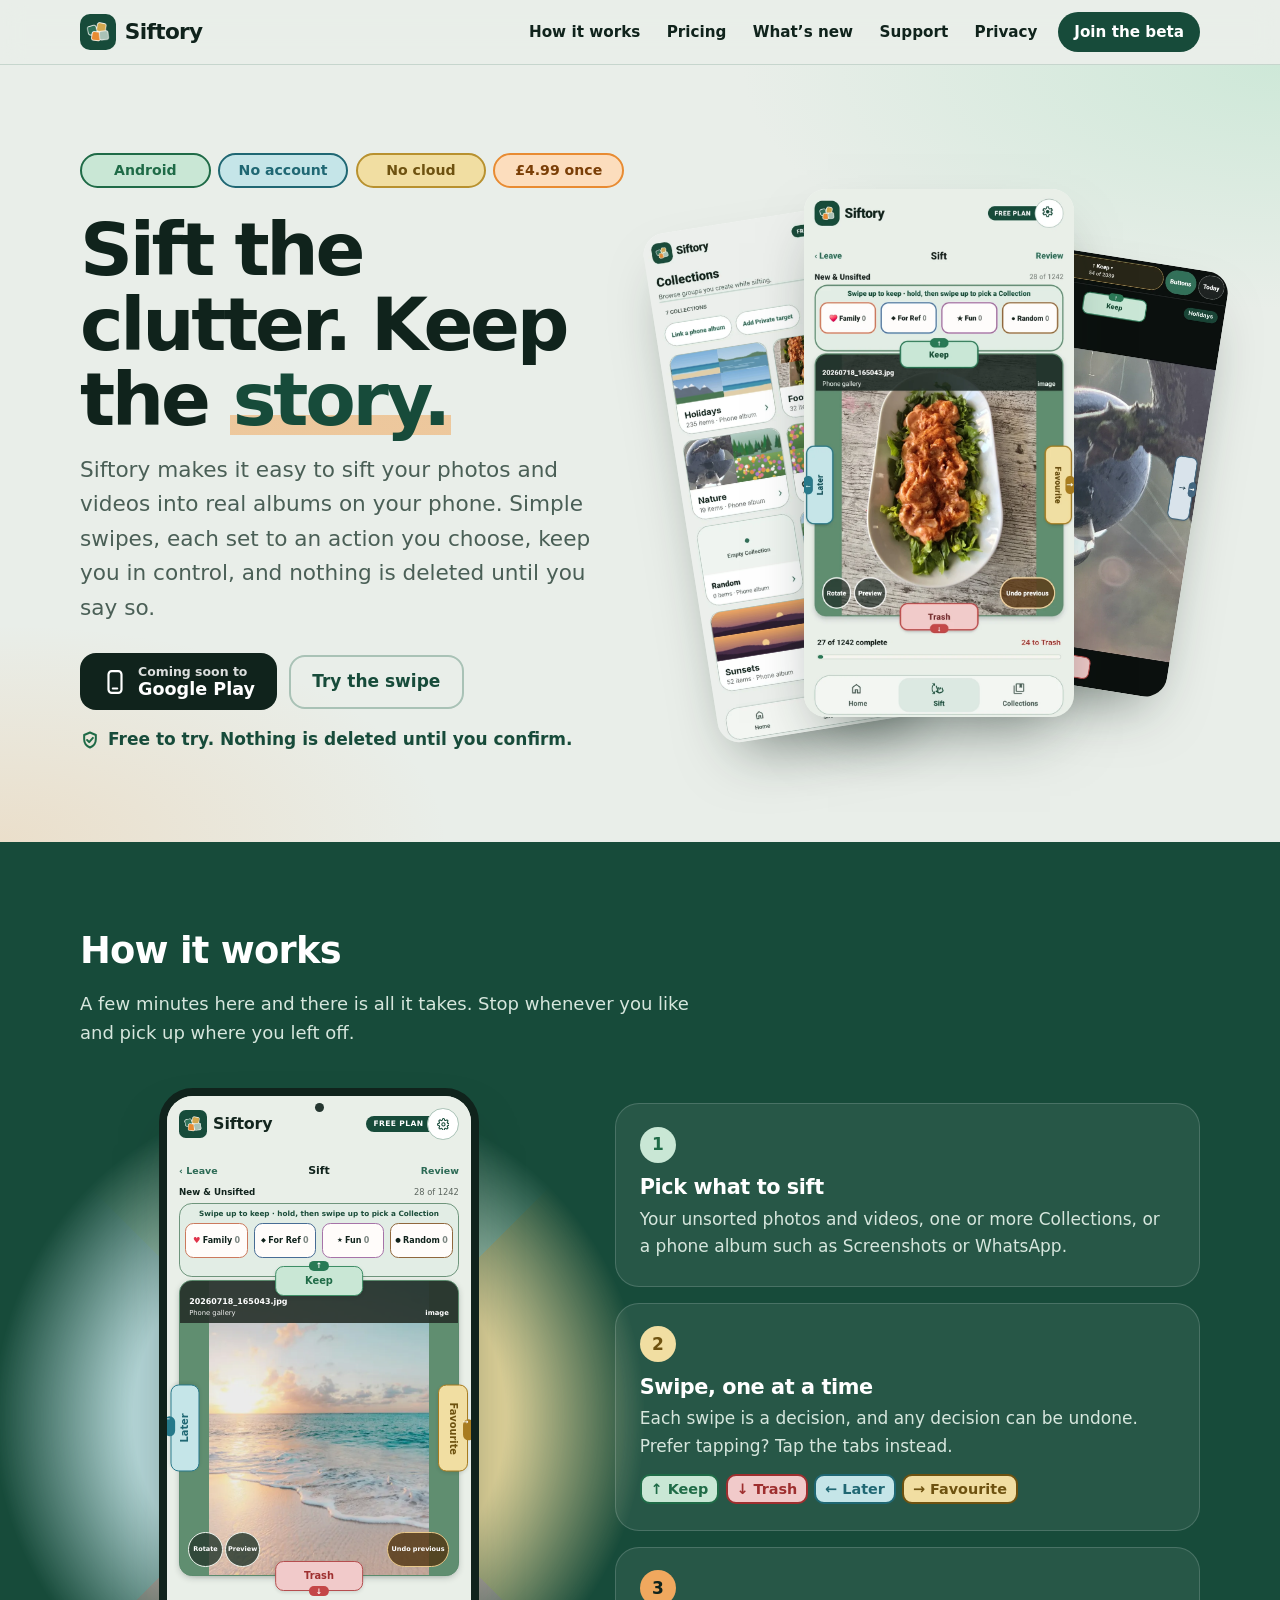
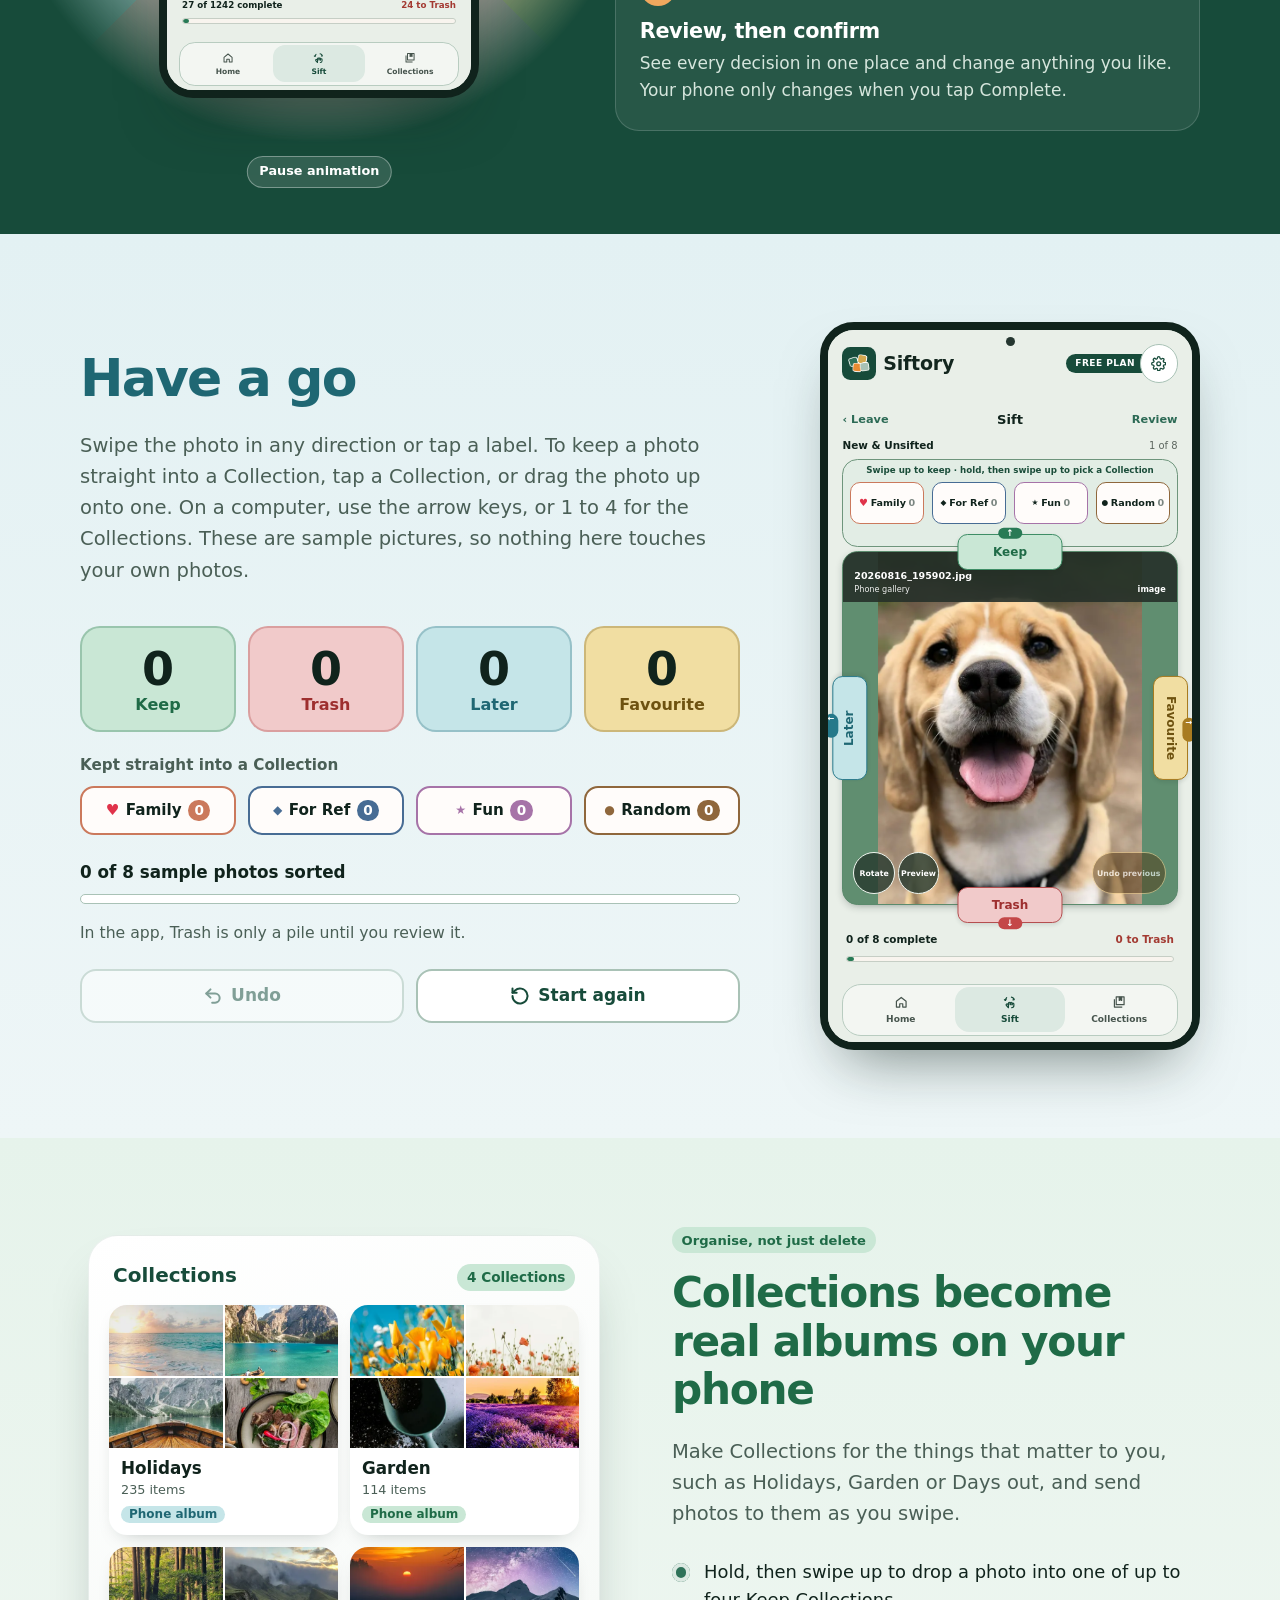
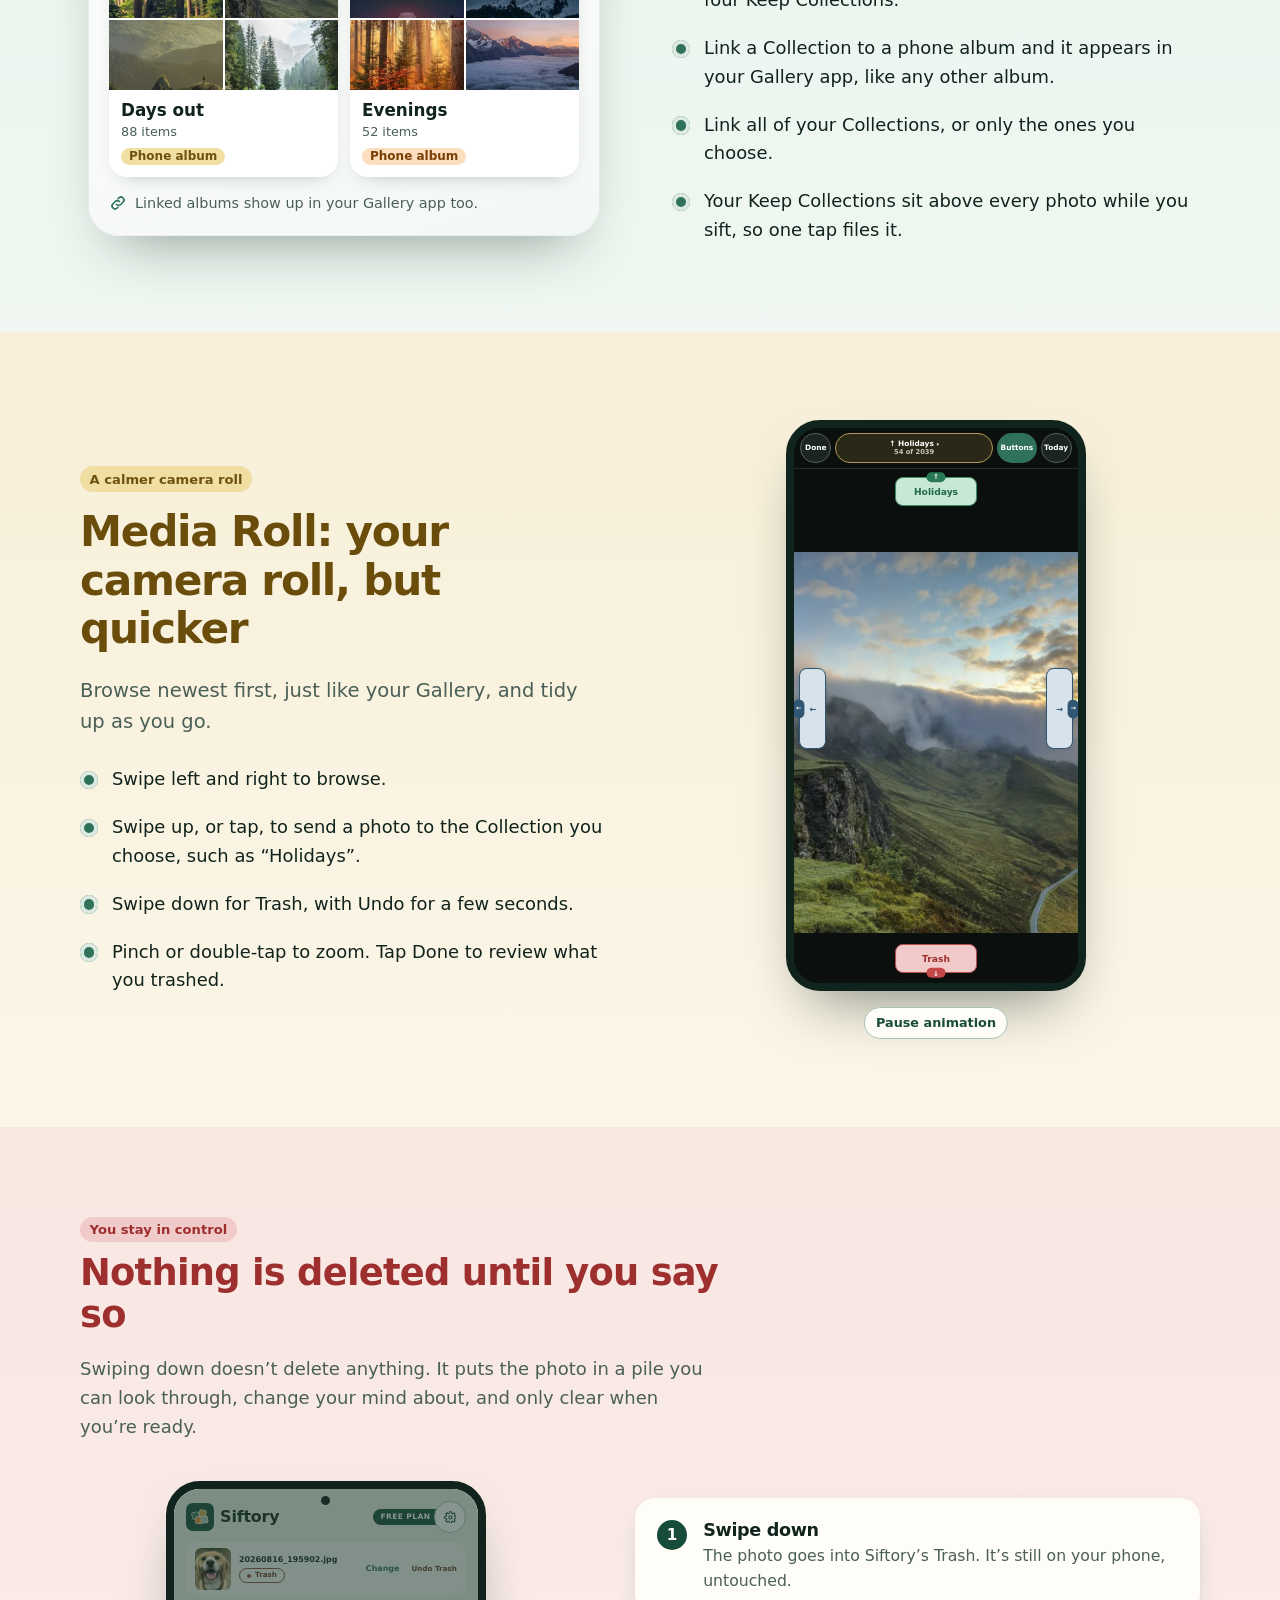
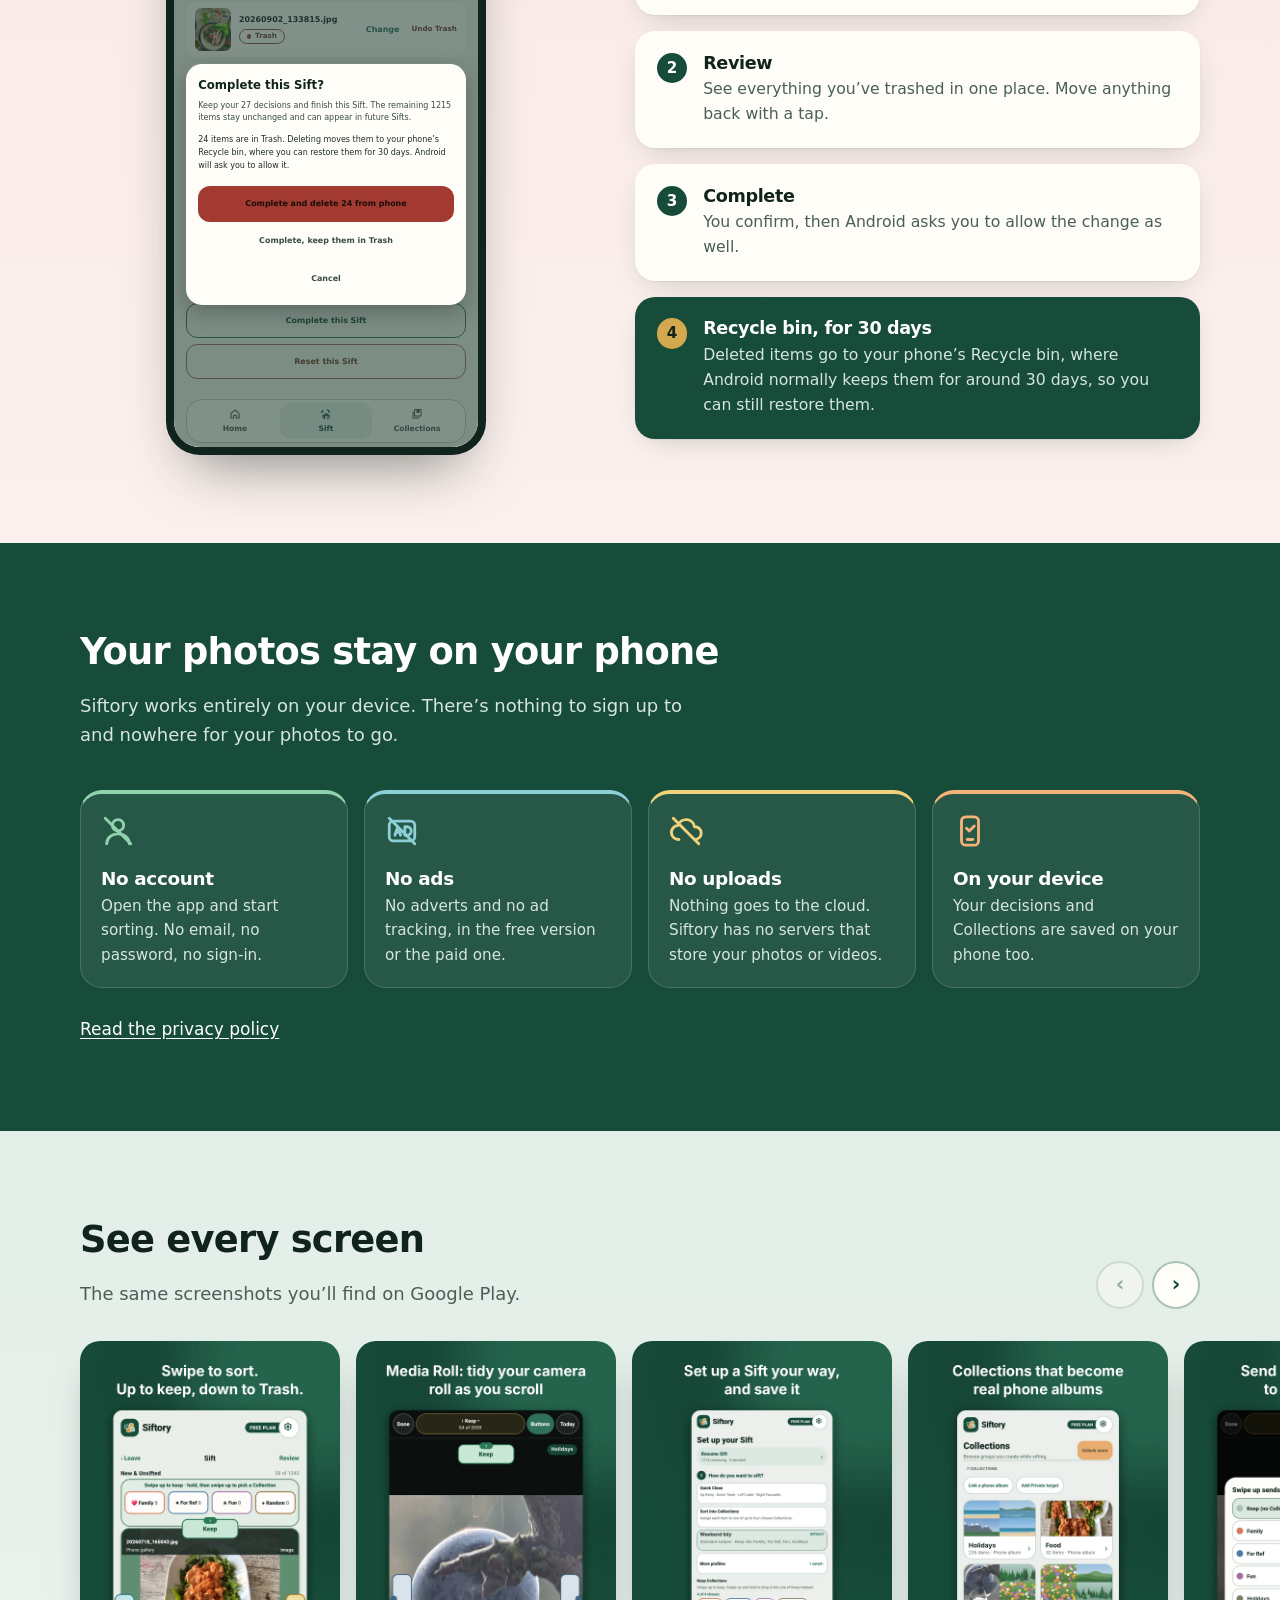
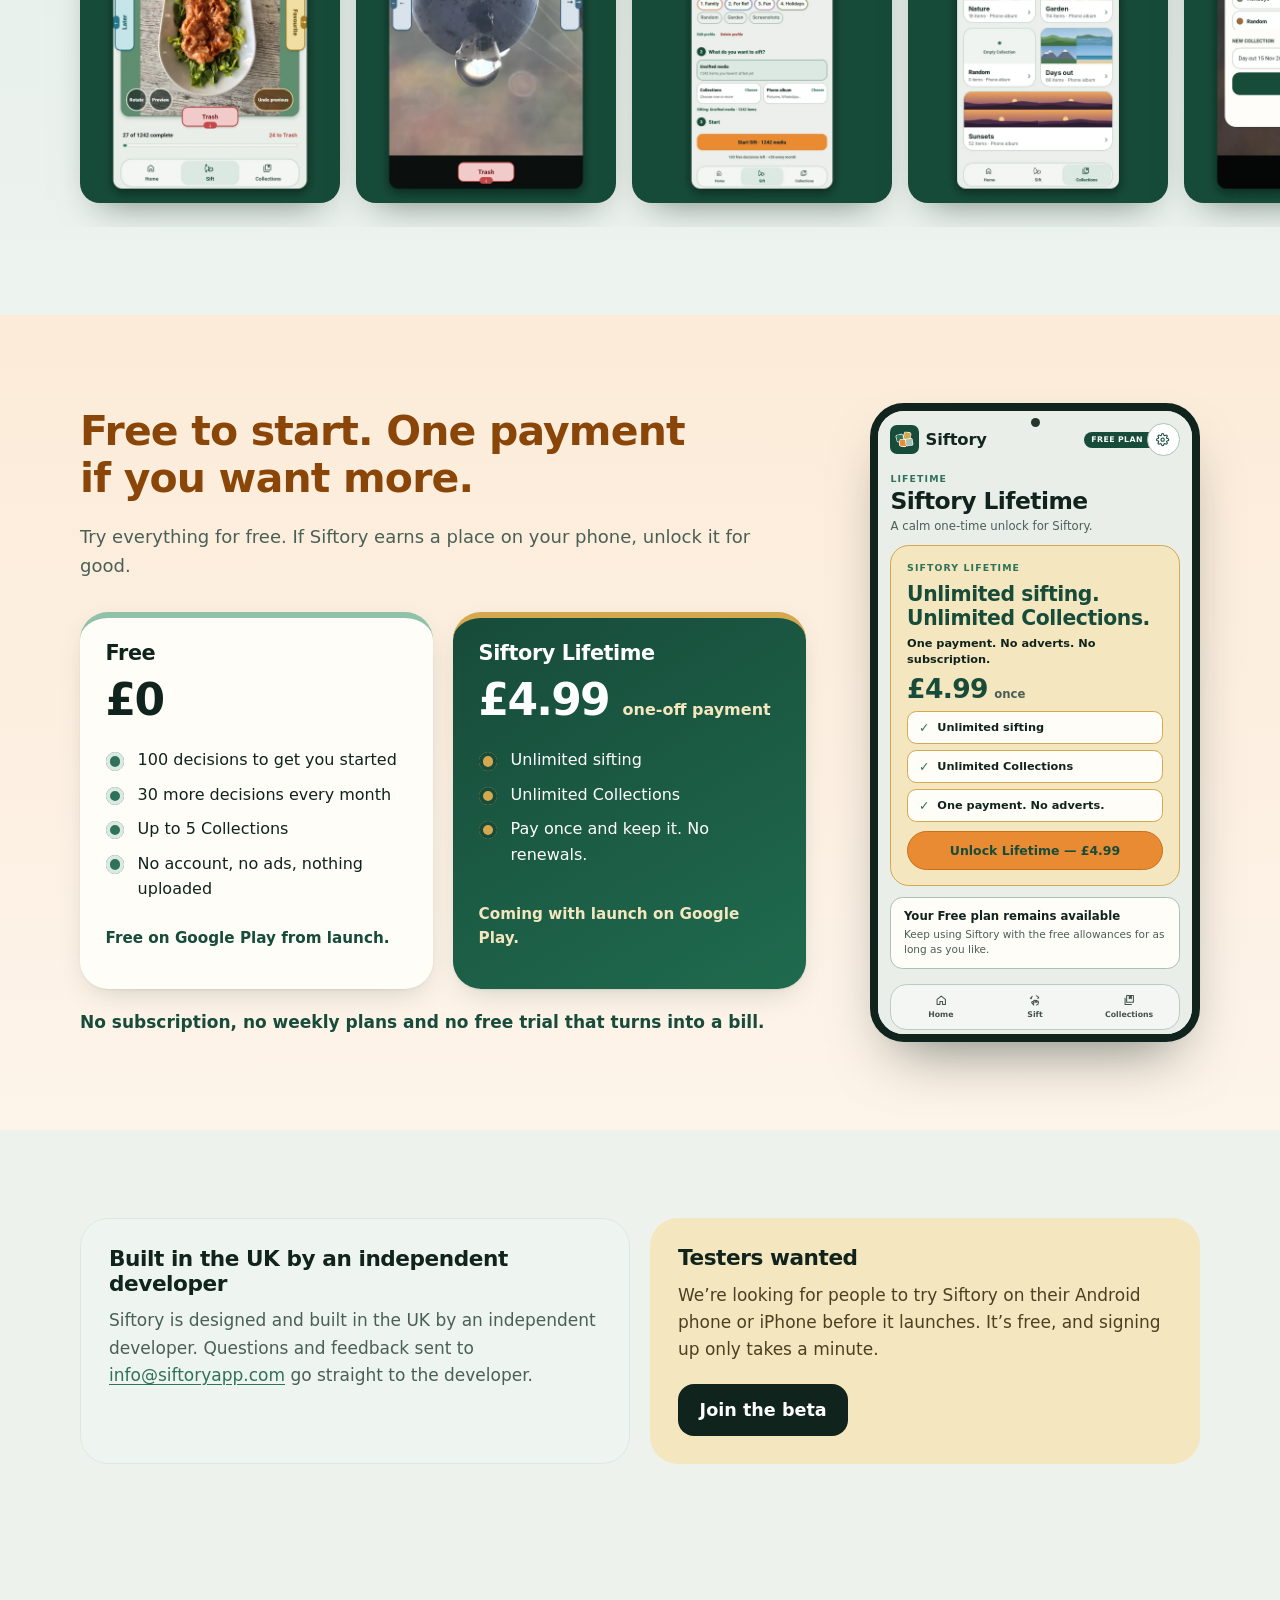
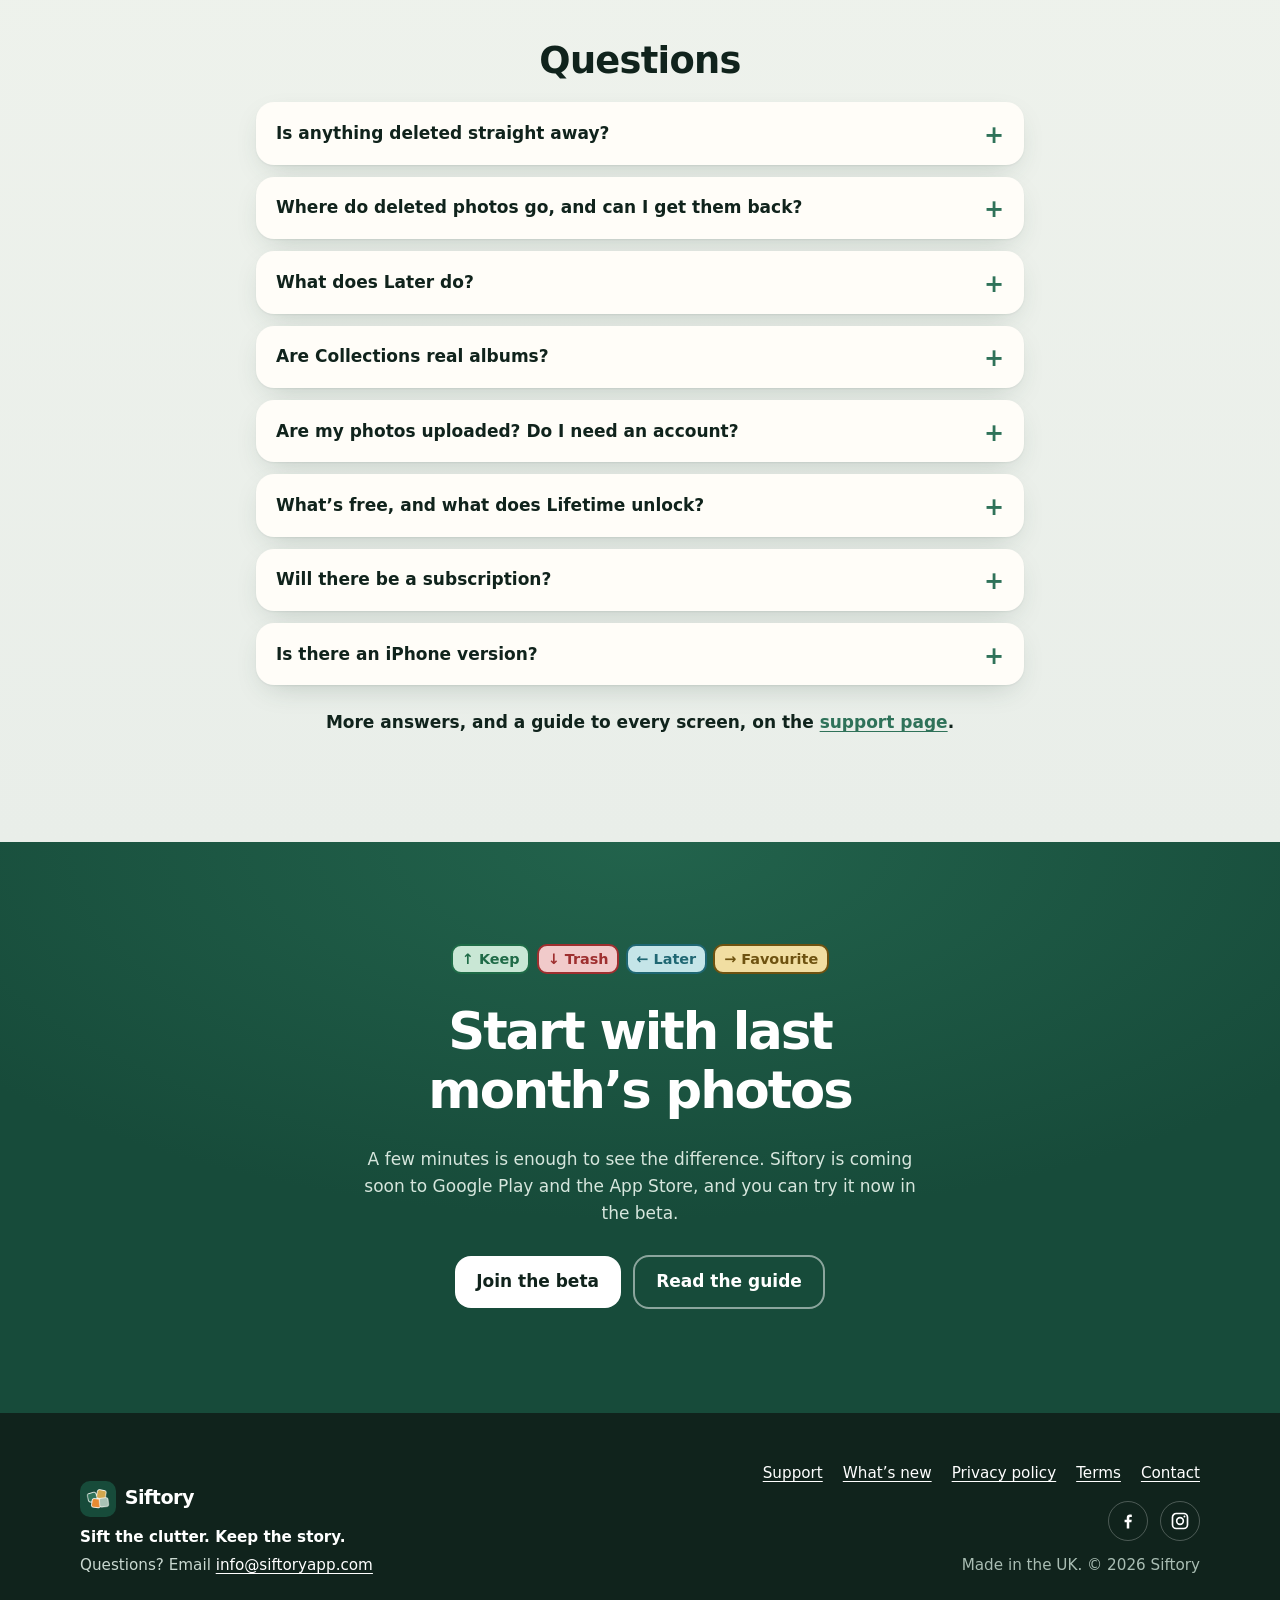
<file: index.html>
<!doctype html>
<html lang="en-GB">
<head>
<meta charset="utf-8">
<meta name="viewport" content="width=device-width, initial-scale=1">
<title>Siftory – sift the clutter, keep the story</title>
<meta name="description" content="Siftory is a calm, quick way to sort your Android camera roll. Swipe to keep, trash, favourite or save for later. Nothing is deleted until you confirm, and everything stays on your phone.">
<link rel="canonical" href="https://siftoryapp.com/">
<meta name="theme-color" content="#174B3A">
<link rel="icon" type="image/png" href="assets/favicon.png">
<link rel="apple-touch-icon" href="assets/icon-192.png">
<meta property="og:type" content="website">
<meta property="og:site_name" content="Siftory">
<meta property="og:title" content="Siftory – sift the clutter, keep the story">
<meta property="og:description" content="Swipe through your camera roll one item at a time. Review before anything is deleted. No account, no cloud, no servers.">
<meta property="og:url" content="https://siftoryapp.com/">
<meta property="og:image" content="https://siftoryapp.com/assets/feature-graphic.png">
<meta property="og:image:width" content="1024">
<meta property="og:image:height" content="500">
<meta property="og:image:alt" content="Siftory: sort your camera roll with a swipe. Up to Keep, down to Trash, left for Later, right for Favourite.">
<meta property="og:locale" content="en_GB">
<meta name="twitter:card" content="summary_large_image">
<meta name="twitter:image" content="https://siftoryapp.com/assets/feature-graphic.png">
<script>document.documentElement.classList.add('js');</script>
<link rel="stylesheet" href="styles.css?v=36">
<script src="home.js?v=14" defer></script>
</head>
<body class="home">
<a class="skip-link" href="#main">Skip to content</a>
<header class="site-header">
  <div class="wrap">
    <a class="brand" href="index.html" aria-label="Siftory home"><img src="assets/icon-192.png" alt="" width="36" height="36">Siftory</a>
    <a class="header-cta" href="testers.html">Join the beta</a>
    <button class="nav-toggle" type="button" aria-expanded="false" aria-controls="site-nav">
      <span class="nav-toggle-bars" aria-hidden="true"></span><span class="nav-toggle-label">Menu</span>
    </button>
    <nav class="site-nav" id="site-nav" aria-label="Main">
      <ul>
        <li><a href="index.html#how">How it works</a></li>
        <li><a href="index.html#pricing">Pricing</a></li>
        <li><a href="whats-new.html">What’s new</a></li>
        <li><a href="support.html">Support</a></li>
        <li><a href="privacy.html">Privacy</a></li>
        <li class="nav-cta"><a href="testers.html">Join the beta</a></li>
      </ul>
    </nav>
    <script>(function(){var h=document.currentScript.closest('.site-header'),b=h.querySelector('.nav-toggle');b.addEventListener('click',function(){var o=h.classList.toggle('nav-open');b.setAttribute('aria-expanded',o);});h.querySelectorAll('.site-nav a').forEach(function(a){a.addEventListener('click',function(){h.classList.remove('nav-open');b.setAttribute('aria-expanded','false');});});})();</script>
  </div>
</header>

<main id="main">
  <!-- Hero -->
  <section class="hero" aria-labelledby="hero-title">
    <div class="wrap hero-grid">
      <div>
        <ul class="pills" aria-label="At a glance">
          <li class="p-keep">Android</li>
          <li class="p-later">No account</li>
          <li class="p-fav">No cloud</li>
          <li class="p-sift">£4.99 once</li>
        </ul>
        <div class="hero-split">
          <img class="hero-shot" src="assets/screens/app-sift.webp" width="804" height="1572" alt="The Siftory Sift screen: a photo with Keep, Trash, Later and Favourite tabs around it">
          <h1 id="hero-title"><span class="l1">Sift the clutter.</span> <span class="l1">Keep the <span class="hl">story.</span></span></h1>
        </div>
        <p class="lead">Siftory makes it easy to sift your photos and videos into real albums on your phone. Simple swipes, each set to an action you choose, keep you in control, and nothing is deleted until you say so.</p>
        <div class="hero-actions">
          <a class="btn btn-play" href="#beta">
            <svg viewBox="0 0 24 24" aria-hidden="true" fill="none" stroke="currentColor" stroke-width="2" stroke-linecap="round" stroke-linejoin="round"><rect x="6" y="2" width="12" height="20" rx="3"/><path d="M10 18h4"/></svg>
            <span><small>Coming soon to</small><strong>Google Play</strong></span>
          </a>
          <a class="btn btn-ghost" href="#try">Try the swipe</a>
        </div>
        <p class="reassure">
          <svg viewBox="0 0 24 24" aria-hidden="true" fill="none" stroke="currentColor" stroke-width="2.4" stroke-linecap="round" stroke-linejoin="round"><path d="M12 3l7 3v5c0 4.5-3 8.3-7 10-4-1.7-7-5.5-7-10V6z"/><path d="M8.5 12l2.5 2.5 4.5-5"/></svg>
          Free to try. Nothing is deleted until you confirm.
        </p>
      </div>

      <div class="hero-visual" aria-hidden="true">
        <img class="hv hv-back hv-left" src="assets/screens/app-collections.webp" width="672" height="1572" alt="" decoding="async">
        <img class="hv hv-back hv-right" src="assets/screens/app-roll.webp" width="804" height="1572" alt="" decoding="async">
        <img class="hv hv-front" src="assets/screens/app-sift.webp" width="804" height="1572" alt="" decoding="async">
      </div>
    </div>
  </section>

  <!-- How it works -->
  <section class="band" id="how" aria-labelledby="how-title">
    <div class="wrap">
      <div class="section-head">
        <h2 id="how-title">How it works</h2>
        <p>A few minutes here and there is all it takes. Stop whenever you like and pick up where you left off.</p>
      </div>
      <div class="how-grid">
      <div class="hero-stage" data-hero-demo>
          <div class="compass" aria-hidden="true"></div>

          <div class="phone app-phone demo-phone" role="img" aria-label="Animated example of the Siftory Sift screen: photos are swiped up to Keep, down to Trash, left to Later and right to Favourite, and the counters add up how many have been sorted.">
            <div class="app">
              <div class="as-head" aria-hidden="true"><span class="as-logo"></span><b class="as-brand">Siftory</b><span class="as-plan">FREE PLAN</span><span class="as-cog"><svg viewBox="0 0 24 24" fill="none" stroke="currentColor" stroke-width="2" stroke-linecap="round" stroke-linejoin="round"><circle cx="12" cy="12" r="3"/><path d="M19.4 15a1.65 1.65 0 0 0 .33 1.82l.06.06a2 2 0 1 1-2.83 2.83l-.06-.06a1.65 1.65 0 0 0-1.82-.33 1.65 1.65 0 0 0-1 1.51V21a2 2 0 1 1-4 0v-.09A1.65 1.65 0 0 0 9 19.4a1.65 1.65 0 0 0-1.82.33l-.06.06a2 2 0 1 1-2.83-2.83l.06-.06a1.65 1.65 0 0 0 .33-1.82 1.65 1.65 0 0 0-1.51-1H3a2 2 0 1 1 0-4h.09A1.65 1.65 0 0 0 4.6 9a1.65 1.65 0 0 0-.33-1.82l-.06-.06a2 2 0 1 1 2.83-2.83l.06.06a1.65 1.65 0 0 0 1.82.33H9a1.65 1.65 0 0 0 1-1.51V3a2 2 0 1 1 4 0v.09a1.65 1.65 0 0 0 1 1.51 1.65 1.65 0 0 0 1.82-.33l.06-.06a2 2 0 1 1 2.83 2.83l-.06.06a1.65 1.65 0 0 0-.33 1.82V9a1.65 1.65 0 0 0 1.51 1H21a2 2 0 1 1 0 4h-.09a1.65 1.65 0 0 0-1.51 1z"/></svg></span></div>
              <div class="as-bar" aria-hidden="true"><span>‹ Leave</span><b>Sift</b><span>Review</span></div>
              <div class="as-src" aria-hidden="true"><b>New &amp; Unsifted</b><span><span data-current>28</span> of 1242</span></div>
              <div class="as-colls" aria-hidden="true"><p>Swipe up to keep · hold, then swipe up to pick a Collection</p><ul><li class="c-fam" data-coll="0"><span class="ico">♥</span>Family <i>0</i></li><li class="c-ref" data-coll="1"><span class="ico">◆</span>For Ref <i>0</i></li><li class="c-fun" data-coll="2"><span class="ico">★</span>Fun <i>0</i></li><li class="c-rnd" data-coll="3"><span class="ico">●</span>Random <i>0</i></li></ul></div>
              <div class="as-stage">
                <span class="m-tab as-tab t-keep" data-dir="up"><span class="ar" aria-hidden="true">↑</span>Keep</span>
                <span class="m-tab as-tab v l t-later" data-dir="left"><span class="ar" aria-hidden="true">←</span>Later</span>
                <div class="deck as-deck" data-deck>
                  <figure class="sw-card" data-pos="0"><img src="assets/demo/photo-1.webp" alt="" width="600" height="800" decoding="async"><figcaption class="as-meta" aria-hidden="true"><b>20260718_165043.jpg</b><small>Phone gallery</small><i>image</i></figcaption><span class="stamp"></span></figure>
                  <figure class="sw-card" data-pos="1"><img src="assets/demo/photo-7.webp" alt="" width="600" height="800" decoding="async"><figcaption class="as-meta" aria-hidden="true"><b>20260803_091217.jpg</b><small>Phone gallery</small><i>image</i></figcaption><span class="stamp"></span></figure>
                  <figure class="sw-card" data-pos="2"><img src="assets/demo/photo-12.webp" alt="" width="600" height="800" decoding="async"><figcaption class="as-meta" aria-hidden="true"><b>20260614_182956.jpg</b><small>Phone gallery</small><i>image</i></figcaption><span class="stamp"></span></figure>
                  <figure class="sw-card" data-pos="3"><img src="assets/demo/photo-5.webp" alt="" width="600" height="800" decoding="async"><figcaption class="as-meta" aria-hidden="true"><b>20260521_074402.jpg</b><small>Phone gallery</small><i>image</i></figcaption><span class="stamp"></span></figure>
                  <figure class="sw-card" data-pos="3"><img src="assets/demo/photo-8.webp" alt="" width="600" height="800" decoding="async"><figcaption class="as-meta" aria-hidden="true"><b>20260902_133815.jpg</b><small>Phone gallery</small><i>image</i></figcaption><span class="stamp"></span></figure>
                  <figure class="sw-card" data-pos="3"><img src="assets/demo/photo-13.webp" alt="" width="600" height="800" decoding="async"><figcaption class="as-meta" aria-hidden="true"><b>20260427_201148.jpg</b><small>Phone gallery</small><i>image</i></figcaption><span class="stamp"></span></figure>
                  <figure class="sw-card" data-pos="3"><img src="assets/demo/photo-6.webp" alt="" width="600" height="800" decoding="async"><figcaption class="as-meta" aria-hidden="true"><b>20260711_102530.jpg</b><small>Phone gallery</small><i>image</i></figcaption><span class="stamp"></span></figure>
                  <figure class="sw-card" data-pos="3"><img src="assets/demo/photo-3.webp" alt="" width="600" height="800" decoding="async"><figcaption class="as-meta" aria-hidden="true"><b>20260816_195902.jpg</b><small>Phone gallery</small><i>image</i></figcaption><span class="stamp"></span></figure>
                  <div class="as-tools"><span class="as-btn as-round" aria-hidden="true">Rotate</span><span class="as-btn as-round" aria-hidden="true">Preview</span><span class="as-btn as-undo">Undo previous</span></div>
                </div>
                <span class="m-tab as-tab v t-fav" data-dir="right">Favourite<span class="ar" aria-hidden="true">→</span></span>
                <span class="m-tab as-tab t-trash" data-dir="down">Trash<span class="ar" aria-hidden="true">↓</span></span>
              </div>
              <div class="as-count" aria-hidden="true"><span><span data-sorted>27</span> of 1242 complete</span><span class="tr"><span data-trashed>24</span> to Trash</span></div>
              <div class="as-progress" aria-hidden="true"><i data-progress></i></div>
              <div class="as-nav" aria-hidden="true"><span><svg viewBox="0 0 24 24" fill="none" stroke="currentColor" stroke-width="2" stroke-linejoin="round"><path d="M4 10.5 12 4l8 6.5V20h-5.5v-5.5h-5V20H4z"/></svg>Home</span><span class="on"><svg viewBox="0 0 24 24" fill="none" stroke="currentColor" stroke-width="2" stroke-linecap="round" stroke-linejoin="round"><path d="M9 21v-7.5a1.5 1.5 0 0 1 3 0V16"/><path d="M12 15.5v-2a1.5 1.5 0 0 1 3 0v2.5"/><path d="M15 16v-1a1.5 1.5 0 0 1 3 0v2.5c0 2-1.5 3.5-3.5 3.5"/><path d="M9 16.5 7.6 15a1.5 1.5 0 0 0-2.2 2l2.6 3"/><path d="M6 4.5A6 6 0 0 0 4 9m1.2-1.8L4 9 2.4 7.8"/><path d="M14 3.5a6 6 0 0 1 4.6 4.3m-.6-2 .6 2-2 .3"/></svg>Sift</span><span><svg viewBox="0 0 24 24" fill="none" stroke="currentColor" stroke-width="2" stroke-linejoin="round"><path d="M7 3h13v13H7z"/><path d="M4 7v13h13"/><path d="M12 3v6l2-1.5L16 9V3" fill="currentColor"/></svg>Collections</span></div>
            </div>
          </div>
          <button type="button" class="anim-toggle js-only" data-toggle-hero aria-pressed="false">Pause animation</button>
        </div>
      <ol class="steps">
        <li>
          <h3>Pick what to sift</h3>
          <p>Your unsorted photos and videos, one or more Collections, or a phone album such as Screenshots or WhatsApp.</p>
        </li>
        <li>
          <h3>Swipe, one at a time</h3>
          <p>Each swipe is a decision, and any decision can be undone. Prefer tapping? Tap the tabs instead.</p>
          <ul class="dir-list" aria-label="Swipe directions">
            <li data-dir="up">↑ Keep</li>
            <li data-dir="down">↓ Trash</li>
            <li data-dir="left">← Later</li>
            <li data-dir="right">→ Favourite</li>
          </ul>
        </li>
        <li>
          <h3>Review, then confirm</h3>
          <p>See every decision in one place and change anything you like. Your phone only changes when you tap Complete.</p>
        </li>
      </ol>
      </div>
    </div>
  </section>

  <!-- Try it -->
  <section id="try" aria-labelledby="try-title">
    <div class="wrap try">
      <div class="try-copy">
        <div class="section-head try-head">
          <h2 id="try-title">Have a go</h2>
          <p class="js-only">Swipe the photo in any direction or tap a label. To keep a photo straight into a Collection, tap a Collection, or drag the photo up onto one. On a computer, use the arrow keys, or 1 to 4 for the Collections. These are sample pictures, so nothing here touches your own photos.</p>
          <p class="no-js-only">Turn on JavaScript to try sorting these sample photos yourself.</p>
        </div>
        <div class="try-panel">
          <ul class="tally" aria-label="Your sample sort so far">
            <li data-dir="up"><b data-try-count="up">0</b>Keep</li>
            <li data-dir="down"><b data-try-count="down">0</b>Trash</li>
            <li data-dir="left"><b data-try-count="left">0</b>Later</li>
            <li data-dir="right"><b data-try-count="right">0</b>Favourite</li>
          </ul>
          <p class="tally-sub" id="try-coll-label">Kept straight into a Collection</p>
          <ul class="coll-tally" aria-labelledby="try-coll-label">
            <li class="c-fam"><span class="ico" aria-hidden="true">♥</span>Family <b data-try-coll-total="0">0</b></li>
            <li class="c-ref"><span class="ico" aria-hidden="true">◆</span>For Ref <b data-try-coll-total="1">0</b></li>
            <li class="c-fun"><span class="ico" aria-hidden="true">★</span>Fun <b data-try-coll-total="2">0</b></li>
            <li class="c-rnd"><span class="ico" aria-hidden="true">●</span>Random <b data-try-coll-total="3">0</b></li>
          </ul>
          <div class="try-progress">
            <p class="tally-total"><span data-try-done>0</span> of 8 sample photos sorted</p>
            <div class="try-bar" aria-hidden="true"><i data-try-bar></i></div>
          </div>
          <p class="try-note js-only">In the app, Trash is only a pile until you review it.</p>
          <div class="try-actions js-only">
            <button type="button" class="btn btn-ghost try-btn" data-try-undo disabled><svg viewBox="0 0 24 24" aria-hidden="true" fill="none" stroke="currentColor" stroke-width="2.4" stroke-linecap="round" stroke-linejoin="round"><path d="M9 14 4 9l5-5"/><path d="M4 9h10.5a5.5 5.5 0 0 1 0 11H11"/></svg>Undo</button>
            <button type="button" class="btn btn-ghost try-btn" data-try-reset><svg viewBox="0 0 24 24" aria-hidden="true" fill="none" stroke="currentColor" stroke-width="2.4" stroke-linecap="round" stroke-linejoin="round"><path d="M3 12a9 9 0 1 0 3-6.7L3 8"/><path d="M3 3v5h5"/></svg>Start again</button>
          </div>
        </div>
        <p class="visually-hidden" aria-live="polite" data-try-live></p>
      </div>

      <div class="try-stage">
        <div class="phone app-phone try-phone">
          <div class="app">
            <div class="as-head" aria-hidden="true"><span class="as-logo"></span><b class="as-brand">Siftory</b><span class="as-plan">FREE PLAN</span><span class="as-cog"><svg viewBox="0 0 24 24" fill="none" stroke="currentColor" stroke-width="2" stroke-linecap="round" stroke-linejoin="round"><circle cx="12" cy="12" r="3"/><path d="M19.4 15a1.65 1.65 0 0 0 .33 1.82l.06.06a2 2 0 1 1-2.83 2.83l-.06-.06a1.65 1.65 0 0 0-1.82-.33 1.65 1.65 0 0 0-1 1.51V21a2 2 0 1 1-4 0v-.09A1.65 1.65 0 0 0 9 19.4a1.65 1.65 0 0 0-1.82.33l-.06.06a2 2 0 1 1-2.83-2.83l.06-.06a1.65 1.65 0 0 0 .33-1.82 1.65 1.65 0 0 0-1.51-1H3a2 2 0 1 1 0-4h.09A1.65 1.65 0 0 0 4.6 9a1.65 1.65 0 0 0-.33-1.82l-.06-.06a2 2 0 1 1 2.83-2.83l.06.06a1.65 1.65 0 0 0 1.82.33H9a1.65 1.65 0 0 0 1-1.51V3a2 2 0 1 1 4 0v.09a1.65 1.65 0 0 0 1 1.51 1.65 1.65 0 0 0 1.82-.33l.06-.06a2 2 0 1 1 2.83 2.83l-.06.06a1.65 1.65 0 0 0-.33 1.82V9a1.65 1.65 0 0 0 1.51 1H21a2 2 0 1 1 0 4h-.09a1.65 1.65 0 0 0-1.51 1z"/></svg></span></div>
            <div class="as-bar" aria-hidden="true"><span>‹ Leave</span><b>Sift</b><span>Review</span></div>
            <div class="as-src" aria-hidden="true"><b>New &amp; Unsifted</b><span><span data-try-current>1</span> of 8</span></div>
            <div class="as-colls try-colls"><p aria-hidden="true">Swipe up to keep · hold, then swipe up to pick a Collection</p><ul aria-label="Keep Collections"><li class="c-fam"><button type="button" data-try-coll="0" aria-label="Keep in Family"><span class="ico" aria-hidden="true">♥</span>Family <i data-try-coll-count="0">0</i></button></li><li class="c-ref"><button type="button" data-try-coll="1" aria-label="Keep in For Ref"><span class="ico" aria-hidden="true">◆</span>For Ref <i data-try-coll-count="1">0</i></button></li><li class="c-fun"><button type="button" data-try-coll="2" aria-label="Keep in Fun"><span class="ico" aria-hidden="true">★</span>Fun <i data-try-coll-count="2">0</i></button></li><li class="c-rnd"><button type="button" data-try-coll="3" aria-label="Keep in Random"><span class="ico" aria-hidden="true">●</span>Random <i data-try-coll-count="3">0</i></button></li></ul></div>
            <div class="as-stage">
              <button type="button" class="m-tab tab-btn as-tab t-keep" data-dir="up" data-try-btn="up"><span class="ar" aria-hidden="true">↑</span>Keep</button>
              <button type="button" class="m-tab tab-btn as-tab v l t-later" data-dir="left" data-try-btn="left"><span class="ar" aria-hidden="true">←</span>Later</button>
              <div class="deck as-deck try-deck" data-try-deck tabindex="0" role="group" aria-roledescription="photo card" aria-label="Sample photo to sort. Use the arrow keys: up to Keep, down to Trash, left for Later, right for Favourite. Press 1 to 4 to keep it in Family, For Ref, Fun or Random.">
                <figure class="sw-card" data-pos="0"><img src="assets/demo/photo-3.webp" alt="Sample photo: a beagle looking up at the camera" width="600" height="800" decoding="async"><figcaption class="as-meta" aria-hidden="true"><b>20260816_195902.jpg</b><small>Phone gallery</small><i>image</i></figcaption><span class="stamp"></span></figure>
                <figure class="sw-card" data-pos="1"><img src="assets/demo/photo-9.webp" alt="Sample photo: a boat on a turquoise mountain lake" width="600" height="800" decoding="async"><figcaption class="as-meta" aria-hidden="true"><b>20260711_102530.jpg</b><small>Phone gallery</small><i>image</i></figcaption><span class="stamp"></span></figure>
                <figure class="sw-card" data-pos="2"><img src="assets/demo/photo-2.webp" alt="Sample photo: a wooden jetty at sunset" width="600" height="800" decoding="async"><figcaption class="as-meta" aria-hidden="true"><b>20260427_201148.jpg</b><small>Phone gallery</small><i>image</i></figcaption><span class="stamp"></span></figure>
                <figure class="sw-card" data-pos="3"><img src="assets/demo/photo-8.webp" alt="Sample photo: a plate of food" width="600" height="800" decoding="async"><figcaption class="as-meta" aria-hidden="true"><b>20260902_133815.jpg</b><small>Phone gallery</small><i>image</i></figcaption><span class="stamp"></span></figure>
                <figure class="sw-card" data-pos="3"><img src="assets/demo/photo-10.webp" alt="Sample photo: a meadow of red poppies" width="600" height="800" decoding="async"><figcaption class="as-meta" aria-hidden="true"><b>20260521_074402.jpg</b><small>Phone gallery</small><i>image</i></figcaption><span class="stamp"></span></figure>
                <figure class="sw-card" data-pos="3"><img src="assets/demo/photo-4.webp" alt="Sample photo: a path through a green forest" width="600" height="800" decoding="async"><figcaption class="as-meta" aria-hidden="true"><b>20260614_182956.jpg</b><small>Phone gallery</small><i>image</i></figcaption><span class="stamp"></span></figure>
                <figure class="sw-card" data-pos="3"><img src="assets/demo/photo-11.webp" alt="Sample photo: a green valley with morning mist" width="600" height="800" decoding="async"><figcaption class="as-meta" aria-hidden="true"><b>20260803_091217.jpg</b><small>Phone gallery</small><i>image</i></figcaption><span class="stamp"></span></figure>
                <figure class="sw-card" data-pos="3"><img src="assets/demo/photo-14.webp" alt="Sample photo: a golden forest at sunrise" width="600" height="800" decoding="async"><figcaption class="as-meta" aria-hidden="true"><b>20260718_165043.jpg</b><small>Phone gallery</small><i>image</i></figcaption><span class="stamp"></span></figure>
                <div class="as-tools"><span class="as-btn as-round" aria-hidden="true">Rotate</span><span class="as-btn as-round" aria-hidden="true">Preview</span><button type="button" class="as-btn as-undo" data-try-undo disabled>Undo previous</button></div>
                <div class="try-done" data-try-end hidden>
                  <strong>All 8 sorted.</strong>
                  <p>That’s the whole idea. Your own camera roll works the same way, a few minutes at a time.</p>
                  <p><button type="button" class="btn btn-play btn-small" data-try-again>Sort them again</button></p>
                </div>
              </div>
              <button type="button" class="m-tab tab-btn as-tab v t-fav" data-dir="right" data-try-btn="right">Favourite<span class="ar" aria-hidden="true">→</span></button>
              <button type="button" class="m-tab tab-btn as-tab t-trash" data-dir="down" data-try-btn="down">Trash<span class="ar" aria-hidden="true">↓</span></button>
            </div>
            <div class="as-count" aria-hidden="true"><span><span data-try-done>0</span> of 8 complete</span><span class="tr"><span data-try-count="down">0</span> to Trash</span></div>
            <div class="as-progress" aria-hidden="true"><i data-try-progress></i></div>
            <div class="as-nav" aria-hidden="true"><span><svg viewBox="0 0 24 24" fill="none" stroke="currentColor" stroke-width="2" stroke-linejoin="round"><path d="M4 10.5 12 4l8 6.5V20h-5.5v-5.5h-5V20H4z"/></svg>Home</span><span class="on"><svg viewBox="0 0 24 24" fill="none" stroke="currentColor" stroke-width="2" stroke-linecap="round" stroke-linejoin="round"><path d="M9 21v-7.5a1.5 1.5 0 0 1 3 0V16"/><path d="M12 15.5v-2a1.5 1.5 0 0 1 3 0v2.5"/><path d="M15 16v-1a1.5 1.5 0 0 1 3 0v2.5c0 2-1.5 3.5-3.5 3.5"/><path d="M9 16.5 7.6 15a1.5 1.5 0 0 0-2.2 2l2.6 3"/><path d="M6 4.5A6 6 0 0 0 4 9m1.2-1.8L4 9 2.4 7.8"/><path d="M14 3.5a6 6 0 0 1 4.6 4.3m-.6-2 .6 2-2 .3"/></svg>Sift</span><span><svg viewBox="0 0 24 24" fill="none" stroke="currentColor" stroke-width="2" stroke-linejoin="round"><path d="M7 3h13v13H7z"/><path d="M4 7v13h13"/><path d="M12 3v6l2-1.5L16 9V3" fill="currentColor"/></svg>Collections</span></div>
          </div>
        </div>
      </div>
    </div>
  </section>

  <!-- Collections -->
  <section id="features" aria-labelledby="coll-title">
    <div class="wrap split flip">
      <div>
        <span class="kicker">Organise, not just delete</span>
        <h2 id="coll-title">Collections become real albums on your phone</h2>
        <p class="section-intro" style="margin-bottom:0">Make Collections for the things that matter to you, such as Holidays, Garden or Days out, and send photos to them as you swipe.</p>
        <ul class="ticks">
          <li>Hold, then swipe up to drop a photo into one of up to four Keep Collections.</li>
          <li>Link a Collection to a phone album and it appears in your Gallery app, like any other album.</li>
          <li>Link all of your Collections, or only the ones you choose.</li>
          <li>Your Keep Collections sit above every photo while you sift, so one tap files it.</li>
        </ul>
      </div>
      <div class="albums" role="img" aria-label="Example Collections screen: Holidays, Garden, Days out and Evenings, each shown as a phone album.">
        <div class="albums-head" aria-hidden="true"><b>Collections</b><span>4 Collections</span></div>
        <ul aria-hidden="true">
          <li><div class="mosaic"><img src="assets/albums/holidays-1.webp" alt="" width="320" height="320" decoding="async"><img src="assets/albums/holidays-2.webp" alt="" width="320" height="320" decoding="async"><img src="assets/albums/holidays-3.webp" alt="" width="320" height="320" decoding="async"><img src="assets/albums/holidays-4.webp" alt="" width="320" height="320" decoding="async"></div><div class="meta"><b>Holidays</b><small>235 items</small><span class="linked">Phone album</span></div></li>
          <li><div class="mosaic"><img src="assets/albums/garden-1.webp" alt="" width="320" height="320" decoding="async"><img src="assets/albums/garden-2.webp" alt="" width="320" height="320" decoding="async"><img src="assets/albums/garden-3.webp" alt="" width="320" height="320" decoding="async"><img src="assets/albums/garden-4.webp" alt="" width="320" height="320" decoding="async"></div><div class="meta"><b>Garden</b><small>114 items</small><span class="linked">Phone album</span></div></li>
          <li><div class="mosaic"><img src="assets/albums/daysout-1.webp" alt="" width="320" height="320" decoding="async"><img src="assets/albums/daysout-2.webp" alt="" width="320" height="320" decoding="async"><img src="assets/albums/daysout-3.webp" alt="" width="320" height="320" decoding="async"><img src="assets/albums/daysout-4.webp" alt="" width="320" height="320" decoding="async"></div><div class="meta"><b>Days out</b><small>88 items</small><span class="linked">Phone album</span></div></li>
          <li><div class="mosaic"><img src="assets/albums/evenings-1.webp" alt="" width="320" height="320" decoding="async"><img src="assets/albums/evenings-2.webp" alt="" width="320" height="320" decoding="async"><img src="assets/albums/evenings-3.webp" alt="" width="320" height="320" decoding="async"><img src="assets/albums/evenings-4.webp" alt="" width="320" height="320" decoding="async"></div><div class="meta"><b>Evenings</b><small>52 items</small><span class="linked">Phone album</span></div></li>
        </ul>
        <p class="albums-foot" aria-hidden="true"><svg viewBox="0 0 24 24" fill="none" stroke="currentColor" stroke-width="2.2" stroke-linecap="round" stroke-linejoin="round"><path d="M10 14a4 4 0 0 0 5.7 0l3-3a4 4 0 0 0-5.7-5.7l-1 1"/><path d="M14 10a4 4 0 0 0-5.7 0l-3 3a4 4 0 0 0 5.7 5.7l1-1"/></svg>Linked albums show up in your Gallery app too.</p>
      </div>
    </div>
  </section>

  <!-- Media Roll -->
  <section aria-labelledby="roll-title">
    <div class="wrap split">
      <div>
        <span class="kicker">A calmer camera roll</span>
        <h2 id="roll-title">Media Roll: your camera roll, but quicker</h2>
        <p class="section-intro" style="margin-bottom:0">Browse newest first, just like your Gallery, and tidy up as you go.</p>
        <ul class="ticks">
          <li>Swipe left and right to browse.</li>
          <li>Swipe up, or tap, to send a photo to the Collection you choose, such as “Holidays”.</li>
          <li>Swipe down for Trash, with Undo for a few seconds.</li>
          <li>Pinch or double-tap to zoom. Tap Done to review what you trashed.</li>
        </ul>
      </div>
      <div class="roll-wrap" data-roll>
        <div class="phone app-phone dark roll-phone" role="img" aria-label="Animated example of Media Roll: full-screen photos slide past one after another, with Holidays above and Trash below.">
          <div class="app roll-app" aria-hidden="true">
            <div class="rl-top"><span class="rl-pill rl-round">Done</span><span class="rl-target"><b>↑ Holidays <span class="rl-caret">▾</span></b><small>54 of 2039</small></span><span class="rl-pill rl-btns">Buttons</span><span class="rl-pill rl-round">Today</span></div>
            <div class="rl-stage">
              <span class="m-tab as-tab t-keep"><span class="ar">↑</span>Holidays</span>
              <div class="roll-view">
                <div class="roll-track">
                  <img src="assets/demo/photo-11.webp" alt="" width="600" height="800" decoding="async">
                  <img src="assets/demo/photo-14.webp" alt="" width="600" height="800" decoding="async">
                  <img src="assets/demo/photo-9.webp" alt="" width="600" height="800" decoding="async">
                  <img src="assets/demo/photo-13.webp" alt="" width="600" height="800" decoding="async">
                  <img src="assets/demo/photo-10.webp" alt="" width="600" height="800" decoding="async">
                  <img src="assets/demo/photo-12.webp" alt="" width="600" height="800" decoding="async">
                  <img src="assets/demo/photo-7.webp" alt="" width="600" height="800" decoding="async">
                  <img src="assets/demo/photo-4.webp" alt="" width="600" height="800" decoding="async">
                  <img src="assets/demo/photo-11.webp" alt="" width="600" height="800" decoding="async">
                </div>
              </div>
              <span class="m-tab as-tab rl-side rl-l t-browse"><span class="ar">←</span>←</span>
              <span class="m-tab as-tab rl-side rl-r t-browse">→<span class="ar">→</span></span>
              <span class="m-tab as-tab t-trash">Trash<span class="ar">↓</span></span>
            </div>
          </div>
        </div>
        <button type="button" class="anim-toggle js-only" data-toggle-roll aria-pressed="false">Pause animation</button>
      </div>
    </div>
  </section>

  <!-- Nothing deleted until you confirm -->
  <section class="safe" aria-labelledby="safe-title">
    <div class="wrap">
      <div class="section-head">
        <span class="kicker">You stay in control</span>
        <h2 id="safe-title">Nothing is deleted until you say so</h2>
        <p>Swiping down doesn’t delete anything. It puts the photo in a pile you can look through, change your mind about, and only clear when you’re ready.</p>
      </div>
      <div class="safety safety-flip">
        <ol class="flow">
          <li><h3>Swipe down</h3><p>The photo goes into Siftory’s Trash. It’s still on your phone, untouched.</p></li>
          <li><h3>Review</h3><p>See everything you’ve trashed in one place. Move anything back with a tap.</p></li>
          <li><h3>Complete</h3><p>You confirm, then Android asks you to allow the change as well.</p></li>
          <li><h3>Recycle bin, for 30 days</h3><p>Deleted items go to your phone’s Recycle bin, where Android normally keeps them for around 30 days, so you can still restore them.</p></li>
        </ol>
        <div class="phone app-phone complete-phone" role="img" aria-label="The confirmation Siftory shows before deleting anything: Complete this Sift? Keep your 27 decisions and finish this Sift. 24 items are in Trash. Deleting moves them to your phone’s Recycle bin, where you can restore them for 30 days. Android will ask you to allow it. Buttons: Complete and delete 24 from phone, Complete, keep them in Trash, and Cancel.">
          <div class="app complete-app" aria-hidden="true">
            <div class="cp-behind">
              <div class="as-head"><span class="as-logo"></span><b class="as-brand">Siftory</b><span class="as-plan">FREE PLAN</span><span class="as-cog"><svg viewBox="0 0 24 24" fill="none" stroke="currentColor" stroke-width="2" stroke-linecap="round" stroke-linejoin="round"><circle cx="12" cy="12" r="3"/><path d="M19.4 15a1.65 1.65 0 0 0 .33 1.82l.06.06a2 2 0 1 1-2.83 2.83l-.06-.06a1.65 1.65 0 0 0-1.82-.33 1.65 1.65 0 0 0-1 1.51V21a2 2 0 1 1-4 0v-.09A1.65 1.65 0 0 0 9 19.4a1.65 1.65 0 0 0-1.82.33l-.06.06a2 2 0 1 1-2.83-2.83l.06-.06a1.65 1.65 0 0 0 .33-1.82 1.65 1.65 0 0 0-1.51-1H3a2 2 0 1 1 0-4h.09A1.65 1.65 0 0 0 4.6 9a1.65 1.65 0 0 0-.33-1.82l-.06-.06a2 2 0 1 1 2.83-2.83l.06.06a1.65 1.65 0 0 0 1.82.33H9a1.65 1.65 0 0 0 1-1.51V3a2 2 0 1 1 4 0v.09a1.65 1.65 0 0 0 1 1.51 1.65 1.65 0 0 0 1.82-.33l.06-.06a2 2 0 1 1 2.83 2.83l-.06.06a1.65 1.65 0 0 0-.33 1.82V9a1.65 1.65 0 0 0 1.51 1H21a2 2 0 1 1 0 4h-.09a1.65 1.65 0 0 0-1.51 1z"/></svg></span></div>
              <ul class="cp-rows">
                <li><img src="assets/demo/photo-3.webp" alt="" width="600" height="800" loading="lazy" decoding="async"><span class="cr-txt"><b>20260816_195902.jpg</b><span class="cr-chip">Trash</span></span><span class="cr-change">Change</span><span class="cr-undo">Undo Trash</span></li>
                <li><img src="assets/demo/photo-8.webp" alt="" width="600" height="800" loading="lazy" decoding="async"><span class="cr-txt"><b>20260902_133815.jpg</b><span class="cr-chip">Trash</span></span><span class="cr-change">Change</span><span class="cr-undo">Undo Trash</span></li>
                <li><img src="assets/demo/photo-10.webp" alt="" width="600" height="800" loading="lazy" decoding="async"><span class="cr-txt"><b>20260611_084417.jpg</b><span class="cr-chip">Trash</span></span><span class="cr-change">Change</span><span class="cr-undo">Undo Trash</span></li>
                <li><img src="assets/demo/photo-1.webp" alt="" width="600" height="800" loading="lazy" decoding="async"><span class="cr-txt"><b>20260718_165043.jpg</b><span class="cr-chip">Trash</span></span><span class="cr-change">Change</span><span class="cr-undo">Undo Trash</span></li>
              </ul>
              <span class="cp-btn cp-complete">Complete this Sift</span>
              <span class="cp-btn cp-reset">Reset this Sift</span>
              <div class="as-nav"><span><svg viewBox="0 0 24 24" fill="none" stroke="currentColor" stroke-width="2" stroke-linejoin="round"><path d="M4 10.5 12 4l8 6.5V20h-5.5v-5.5h-5V20H4z"/></svg>Home</span><span class="on"><svg viewBox="0 0 24 24" fill="none" stroke="currentColor" stroke-width="2" stroke-linecap="round" stroke-linejoin="round"><path d="M9 21v-7.5a1.5 1.5 0 0 1 3 0V16"/><path d="M12 15.5v-2a1.5 1.5 0 0 1 3 0v2.5"/><path d="M15 16v-1a1.5 1.5 0 0 1 3 0v2.5c0 2-1.5 3.5-3.5 3.5"/><path d="M9 16.5 7.6 15a1.5 1.5 0 0 0-2.2 2l2.6 3"/><path d="M6 4.5A6 6 0 0 0 4 9m1.2-1.8L4 9 2.4 7.8"/><path d="M14 3.5a6 6 0 0 1 4.6 4.3m-.6-2 .6 2-2 .3"/></svg>Sift</span><span><svg viewBox="0 0 24 24" fill="none" stroke="currentColor" stroke-width="2" stroke-linejoin="round"><path d="M7 3h13v13H7z"/><path d="M4 7v13h13"/><path d="M12 3v6l2-1.5L16 9V3" fill="currentColor"/></svg>Collections</span></div>
            </div>
            <div class="cp-dialog">
              <b>Complete this Sift?</b>
              <p>Keep your 27 decisions and finish this Sift. The remaining 1215 items stay unchanged and can appear in future Sifts.</p>
              <p>24 items are in Trash. Deleting moves them to your phone’s Recycle bin, where you can restore them for 30 days. Android will ask you to allow it.</p>
              <span class="cp-danger">Complete and delete 24 from phone</span>
              <span class="cp-plain">Complete, keep them in Trash</span>
              <span class="cp-plain">Cancel</span>
            </div>
          </div>
        </div>
      </div>
    </div>
  </section>

  <!-- Privacy -->
  <section class="band" id="privacy" aria-labelledby="privacy-title">
    <div class="wrap">
      <div class="section-head">
        <h2 id="privacy-title">Your photos stay on your phone</h2>
        <p>Siftory works entirely on your device. There’s nothing to sign up to and nowhere for your photos to go.</p>
      </div>
      <ul class="facts">
        <li>
          <svg viewBox="0 0 24 24" aria-hidden="true" fill="none" stroke="currentColor" stroke-width="2" stroke-linecap="round" stroke-linejoin="round"><circle cx="12" cy="8" r="4"/><path d="M4 21c0-4 3.6-7 8-7s8 3 8 7"/><path d="M3 3l18 18"/></svg>
          <h3>No account</h3>
          <p>Open the app and start sorting. No email, no password, no sign-in.</p>
        </li>
        <li>
          <svg viewBox="0 0 24 24" aria-hidden="true" fill="none" stroke="currentColor" stroke-width="2" stroke-linecap="round" stroke-linejoin="round"><rect x="3" y="5" width="18" height="14" rx="3"/><path d="M7 15l2-6 2 6M7.7 13h2.6M14 9v6h1.5a3 3 0 0 0 0-6z"/><path d="M3 3l18 18"/></svg>
          <h3>No ads</h3>
          <p>No adverts and no ad tracking, in the free version or the paid one.</p>
        </li>
        <li>
          <svg viewBox="0 0 24 24" aria-hidden="true" fill="none" stroke="currentColor" stroke-width="2" stroke-linecap="round" stroke-linejoin="round"><path d="M7 18a5 5 0 0 1-.6-10A6 6 0 0 1 18 9a4.5 4.5 0 0 1 .5 9"/><path d="M3 3l18 18"/></svg>
          <h3>No uploads</h3>
          <p>Nothing goes to the cloud. Siftory has no servers that store your photos or videos.</p>
        </li>
        <li>
          <svg viewBox="0 0 24 24" aria-hidden="true" fill="none" stroke="currentColor" stroke-width="2" stroke-linecap="round" stroke-linejoin="round"><rect x="6" y="2" width="12" height="20" rx="3"/><path d="M10 18h4"/><path d="M9.5 10l2 2 3.5-3.5"/></svg>
          <h3>On your device</h3>
          <p>Your decisions and Collections are saved on your phone too.</p>
        </li>
      </ul>
      <p class="facts-more"><a href="privacy.html">Read the privacy policy</a></p>
    </div>
  </section>

  <!-- Screenshot gallery -->
  <section id="screens" aria-labelledby="screens-title">
    <div class="wrap gallery-top">
      <div class="section-head">
        <h2 id="screens-title">See every screen</h2>
        <p>The same screenshots you’ll find on Google Play.</p>
      </div>
      <div class="gallery-controls js-only">
        <button type="button" data-gallery-prev aria-label="Previous screenshots" aria-controls="gallery">‹</button>
        <button type="button" data-gallery-next aria-label="Next screenshots" aria-controls="gallery">›</button>
      </div>
    </div>
    <ul class="gallery" id="gallery" tabindex="0" aria-label="App screenshots, scroll sideways for more">
      <li><img src="assets/screens/store-1.webp" width="1080" height="1920" loading="lazy" decoding="async" alt="Swipe to sort. Up to keep, down to Trash. The Sift screen with a photo in the middle, Keep above, Trash below, Later on the left and Favourite on the right."></li>
      <li><img src="assets/screens/store-2.webp" width="1080" height="1920" loading="lazy" decoding="async" alt="Media Roll: tidy your camera roll as you scroll. A full-screen photo with Keep above and Trash below."></li>
      <li><img src="assets/screens/store-3.webp" width="1080" height="1920" loading="lazy" decoding="async" alt="Set up a Sift your way, and save it. Choose how to sift, what to sift, then start."></li>
      <li><img src="assets/screens/store-4.webp" width="1080" height="1920" loading="lazy" decoding="async" alt="Collections that become real phone albums. A grid of Collections such as Holidays, Food, Nature and Garden."></li>
      <li><img src="assets/screens/store-5.webp" width="1080" height="1920" loading="lazy" decoding="async" alt="Send photos straight to a Collection. A list of Collections to choose from, with an option to create a new one."></li>
      <li><img src="assets/screens/store-6.webp" width="1080" height="1920" loading="lazy" decoding="async" alt="Nothing is deleted until you say so. The Complete this Sift confirmation, explaining that deleted items go to the phone’s Recycle bin."></li>
      <li><img src="assets/screens/store-7.webp" width="1080" height="1920" loading="lazy" decoding="async" alt="No account. No uploads. Everything stays on your phone. The Siftory home screen with Media Roll, Sift and Collections."></li>
    </ul>
  </section>

  <!-- Pricing -->
  <section id="pricing" aria-labelledby="pricing-title">
    <div class="wrap pricing">
      <div class="pricing-main">
        <div class="section-head">
          <h2 id="pricing-title">Free to start. One payment if you want more.</h2>
          <p>Try everything for free. If Siftory earns a place on your phone, unlock it for good.</p>
        </div>
        <div class="plans">
          <article class="plan" aria-labelledby="plan-free">
            <h3 id="plan-free">Free</h3>
            <p class="price">£0</p>
            <ul class="ticks">
              <li>100 decisions to get you started</li>
              <li>30 more decisions every month</li>
              <li>Up to 5 Collections</li>
              <li>No account, no ads, nothing uploaded</li>
            </ul>
            <p class="plan-foot">Free on Google Play from launch.</p>
          </article>
          <article class="plan plan-life" aria-labelledby="plan-life">
            <h3 id="plan-life">Siftory Lifetime</h3>
            <p class="price">£4.99 <small>one-off payment</small></p>
            <ul class="ticks">
              <li>Unlimited sifting</li>
              <li>Unlimited Collections</li>
              <li>Pay once and keep it. No renewals.</li>
            </ul>
            <p class="plan-foot">Coming with launch on Google Play.</p>
          </article>
        </div>
        <p class="plans-note">No subscription, no weekly plans and no free trial that turns into a bill.</p>
      </div>
      <div class="phone app-phone life-phone" role="img" aria-label="The Siftory Lifetime screen in the app: unlimited sifting and unlimited Collections for one payment of £4.99, with no adverts and no subscription, and a button to unlock Lifetime.">
        <div class="app life-app" aria-hidden="true">
          <div class="as-head"><span class="as-logo"></span><b class="as-brand">Siftory</b><span class="as-plan">FREE PLAN</span><span class="as-cog"><svg viewBox="0 0 24 24" fill="none" stroke="currentColor" stroke-width="2" stroke-linecap="round" stroke-linejoin="round"><circle cx="12" cy="12" r="3"/><path d="M19.4 15a1.65 1.65 0 0 0 .33 1.82l.06.06a2 2 0 1 1-2.83 2.83l-.06-.06a1.65 1.65 0 0 0-1.82-.33 1.65 1.65 0 0 0-1 1.51V21a2 2 0 1 1-4 0v-.09A1.65 1.65 0 0 0 9 19.4a1.65 1.65 0 0 0-1.82.33l-.06.06a2 2 0 1 1-2.83-2.83l.06-.06a1.65 1.65 0 0 0 .33-1.82 1.65 1.65 0 0 0-1.51-1H3a2 2 0 1 1 0-4h.09A1.65 1.65 0 0 0 4.6 9a1.65 1.65 0 0 0-.33-1.82l-.06-.06a2 2 0 1 1 2.83-2.83l.06.06a1.65 1.65 0 0 0 1.82.33H9a1.65 1.65 0 0 0 1-1.51V3a2 2 0 1 1 4 0v.09a1.65 1.65 0 0 0 1 1.51 1.65 1.65 0 0 0 1.82-.33l.06-.06a2 2 0 1 1 2.83 2.83l-.06.06a1.65 1.65 0 0 0-.33 1.82V9a1.65 1.65 0 0 0 1.51 1H21a2 2 0 1 1 0 4h-.09a1.65 1.65 0 0 0-1.51 1z"/></svg></span></div>
          <div class="lf-body">
            <div class="lf-heading"><span class="lf-eyebrow">LIFETIME</span><b class="lf-title">Siftory Lifetime</b><span class="lf-intro">A calm one-time unlock for Siftory.</span></div>
            <div class="lf-offer">
              <span class="lf-eyebrow">SIFTORY LIFETIME</span>
              <b class="lf-offer-title">Unlimited sifting.<br>Unlimited Collections.</b>
              <span class="lf-copy">One payment. No adverts. No subscription.</span>
              <span class="lf-price"><b>£4.99</b>once</span>
              <ul><li><i>✓</i>Unlimited sifting</li><li><i>✓</i>Unlimited Collections</li><li><i>✓</i>One payment. No adverts.</li></ul>
              <span class="lf-buy">Unlock Lifetime — £4.99</span>
            </div>
            <div class="lf-free"><b>Your Free plan remains available</b><span>Keep using Siftory with the free allowances for as long as you like.</span></div>
          </div>
          <div class="as-nav"><span><svg viewBox="0 0 24 24" fill="none" stroke="currentColor" stroke-width="2" stroke-linejoin="round"><path d="M4 10.5 12 4l8 6.5V20h-5.5v-5.5h-5V20H4z"/></svg>Home</span><span><svg viewBox="0 0 24 24" fill="none" stroke="currentColor" stroke-width="2" stroke-linecap="round" stroke-linejoin="round"><path d="M9 21v-7.5a1.5 1.5 0 0 1 3 0V16"/><path d="M12 15.5v-2a1.5 1.5 0 0 1 3 0v2.5"/><path d="M15 16v-1a1.5 1.5 0 0 1 3 0v2.5c0 2-1.5 3.5-3.5 3.5"/><path d="M9 16.5 7.6 15a1.5 1.5 0 0 0-2.2 2l2.6 3"/><path d="M6 4.5A6 6 0 0 0 4 9m1.2-1.8L4 9 2.4 7.8"/><path d="M14 3.5a6 6 0 0 1 4.6 4.3m-.6-2 .6 2-2 .3"/></svg>Sift</span><span><svg viewBox="0 0 24 24" fill="none" stroke="currentColor" stroke-width="2" stroke-linejoin="round"><path d="M7 3h13v13H7z"/><path d="M4 7v13h13"/><path d="M12 3v6l2-1.5L16 9V3" fill="currentColor"/></svg>Collections</span></div>
        </div>
      </div>
    </div>
  </section>

  <!-- Pre-launch -->
  <section id="beta" aria-labelledby="beta-title">
    <div class="wrap">
      <h2 id="beta-title" class="visually-hidden">Who makes Siftory</h2>
      <div class="proof">
        <div class="uk">
          <h3>Built in the UK by an independent developer</h3>
          <p>Siftory is designed and built in the UK by an independent developer. Questions and feedback sent to <a href="mailto:info@siftoryapp.com">info@siftoryapp.com</a> go straight to the developer.</p>
        </div>
        <div class="test">
          <h3>Testers wanted</h3>
          <p>We’re looking for people to try Siftory on their Android phone or iPhone before it launches. It’s free, and signing up only takes a minute.</p>
          <a class="btn btn-play" href="testers.html"><span><strong>Join the beta</strong></span></a>
        </div>
      </div>
    </div>
  </section>

  <!-- FAQ -->
  <section id="faq" aria-labelledby="faq-title">
    <div class="wrap faq faq-home">
      <h2 id="faq-title">Questions</h2>
      <details>
        <summary>Is anything deleted straight away?</summary>
        <div class="answer"><p>No. Swiping down only puts an item in Siftory’s Trash. Nothing on your phone changes until you review your decisions and tap Complete, and Android asks you to allow the change too.</p></div>
      </details>
      <details>
        <summary>Where do deleted photos go, and can I get them back?</summary>
        <div class="answer"><p>They go to your phone’s Recycle bin (on Android 11 and later), where Android normally keeps them for around 30 days. Restore them from Trash › Recently deleted in Siftory, or from the Recycle bin in your Gallery app.</p></div>
      </details>
      <details>
        <summary>What does Later do?</summary>
        <div class="answer"><p>Later is for photos you’re not sure about yet. Nothing happens to them, and you can come back to them another time.</p></div>
      </details>
      <details>
        <summary>Are Collections real albums?</summary>
        <div class="answer"><p>They can be. Link a Collection to a phone album and, when you complete a Sift, its photos are put into that album, so you’ll see it in your Gallery app. Collections you don’t link stay inside Siftory.</p></div>
      </details>
      <details>
        <summary>Are my photos uploaded? Do I need an account?</summary>
        <div class="answer"><p>No and no. Everything happens on your phone, there’s no account to create, and Siftory has no servers that store your photos or videos. The <a href="privacy.html">privacy policy</a> has the details.</p></div>
      </details>
      <details>
        <summary>What’s free, and what does Lifetime unlock?</summary>
        <div class="answer"><p>The free version gives you 100 decisions to start, 30 more each month and up to 5 Collections. Siftory Lifetime is a one-off £4.99 payment for unlimited sifting and unlimited Collections. It will be available when Siftory launches on Google Play.</p></div>
      </details>
      <details>
        <summary>Will there be a subscription?</summary>
        <div class="answer"><p>No. Lifetime is a single payment, not a subscription.</p></div>
      </details>
      <details>
        <summary>Is there an iPhone version?</summary>
        <div class="answer"><p>Not at the moment. Siftory is for Android phones.</p></div>
      </details>
      <p class="faq-more">More answers, and a guide to every screen, on the <a href="support.html">support page</a>.</p>
    </div>
  </section>

  <!-- Closing CTA -->
  <section class="band final" aria-labelledby="cta-title">
    <div class="wrap">
      <ul class="dir-list" aria-hidden="true">
        <li data-dir="up">↑ Keep</li>
        <li data-dir="down">↓ Trash</li>
        <li data-dir="left">← Later</li>
        <li data-dir="right">→ Favourite</li>
      </ul>
      <h2 id="cta-title">Start with last month’s photos</h2>
      <p>A few minutes is enough to see the difference. Siftory is coming soon to Google Play and the App Store, and you can try it now in the beta.</p>
      <div class="hero-actions">
        <a class="btn btn-light" href="testers.html">Join the beta</a>
        <a class="btn btn-ghost" style="color:#fff;border-color:rgba(255,255,255,.5)" href="support.html">Read the guide</a>
      </div>
    </div>
  </section>
</main>

<footer class="site-footer">
  <div class="wrap">
    <div>
      <a class="brand" href="index.html"><img src="assets/icon-192.png" alt="" width="32" height="32">Siftory</a>
      <p class="footer-tagline">Sift the clutter. Keep the story.</p>
      <p>Questions? Email <a href="mailto:info@siftoryapp.com">info@siftoryapp.com</a></p>
    </div>
    <nav aria-label="Footer">
      <ul>
        <li><a href="support.html">Support</a></li>
        <li><a href="whats-new.html">What’s new</a></li>
        <li><a href="privacy.html">Privacy policy</a></li>
        <li><a href="terms.html">Terms</a></li>
        <li><a href="mailto:info@siftoryapp.com">Contact</a></li>
      </ul>
      <p class="footer-social">
        <a href="https://www.facebook.com/siftory" target="_blank" rel="noopener" aria-label="Siftory on Facebook"><svg viewBox="0 0 24 24" aria-hidden="true"><path fill="currentColor" d="M13.5 21v-7.5h2.6l.4-3h-3V8.6c0-.9.3-1.5 1.5-1.5h1.6V4.4c-.3 0-1.2-.1-2.3-.1-2.3 0-3.8 1.4-3.8 3.9v2.3H7.9v3h2.6V21z"/></svg></a>
        <a href="https://www.instagram.com/siftory.app/" target="_blank" rel="noopener" aria-label="Siftory on Instagram"><svg viewBox="0 0 24 24" aria-hidden="true"><path fill="none" stroke="currentColor" stroke-width="2" d="M7.5 3h9A4.5 4.5 0 0 1 21 7.5v9a4.5 4.5 0 0 1-4.5 4.5h-9A4.5 4.5 0 0 1 3 16.5v-9A4.5 4.5 0 0 1 7.5 3z"/><circle cx="12" cy="12" r="4" fill="none" stroke="currentColor" stroke-width="2"/><circle cx="17.3" cy="6.7" r="1.2" fill="currentColor"/></svg></a>
      </p>
      <p class="footer-meta">Made in the UK. © 2026 Siftory</p>
    </nav>
  </div>
</footer>
<!-- Cloudflare Web Analytics --><script defer src="https://static.cloudflareinsights.com/beacon.min.js" data-cf-beacon='{"token": "d59dade7070a4a569c4faf04e02e4722"}'></script><!-- End Cloudflare Web Analytics -->
</body>
</html>
</file>
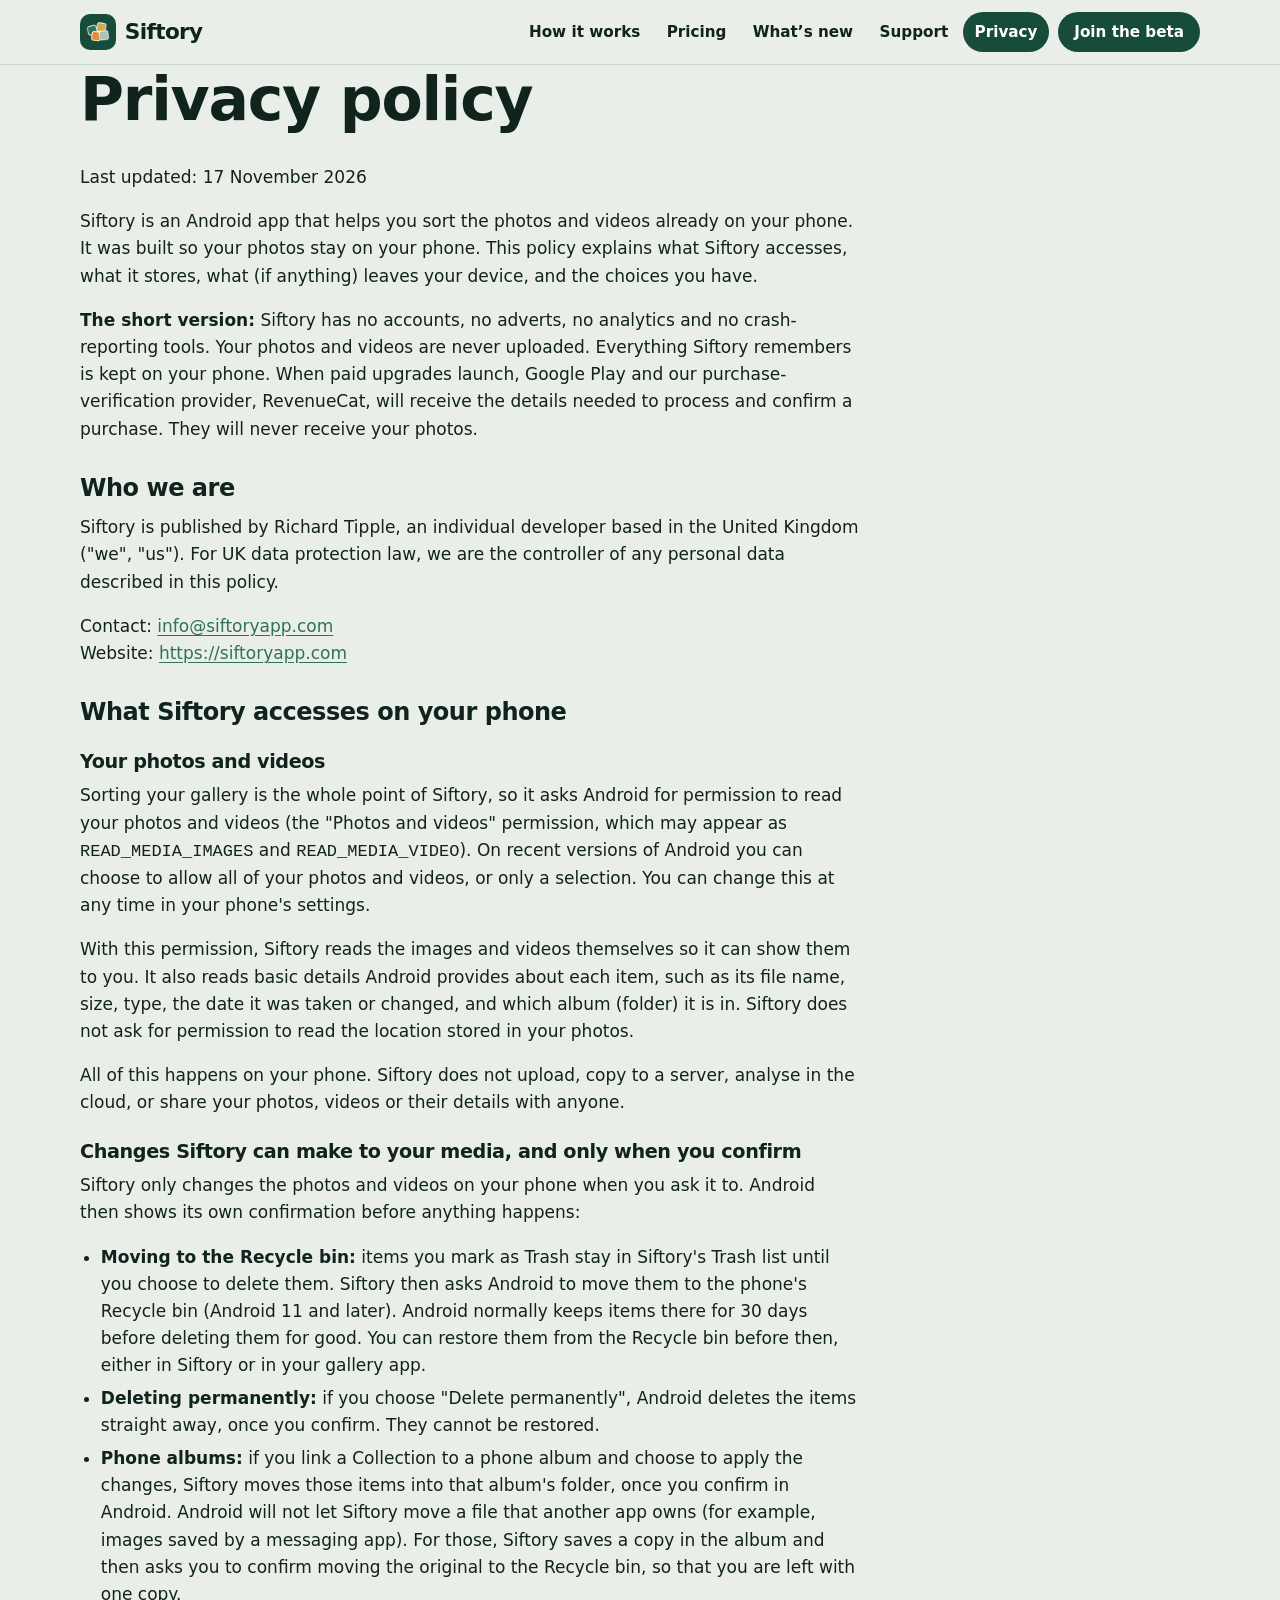
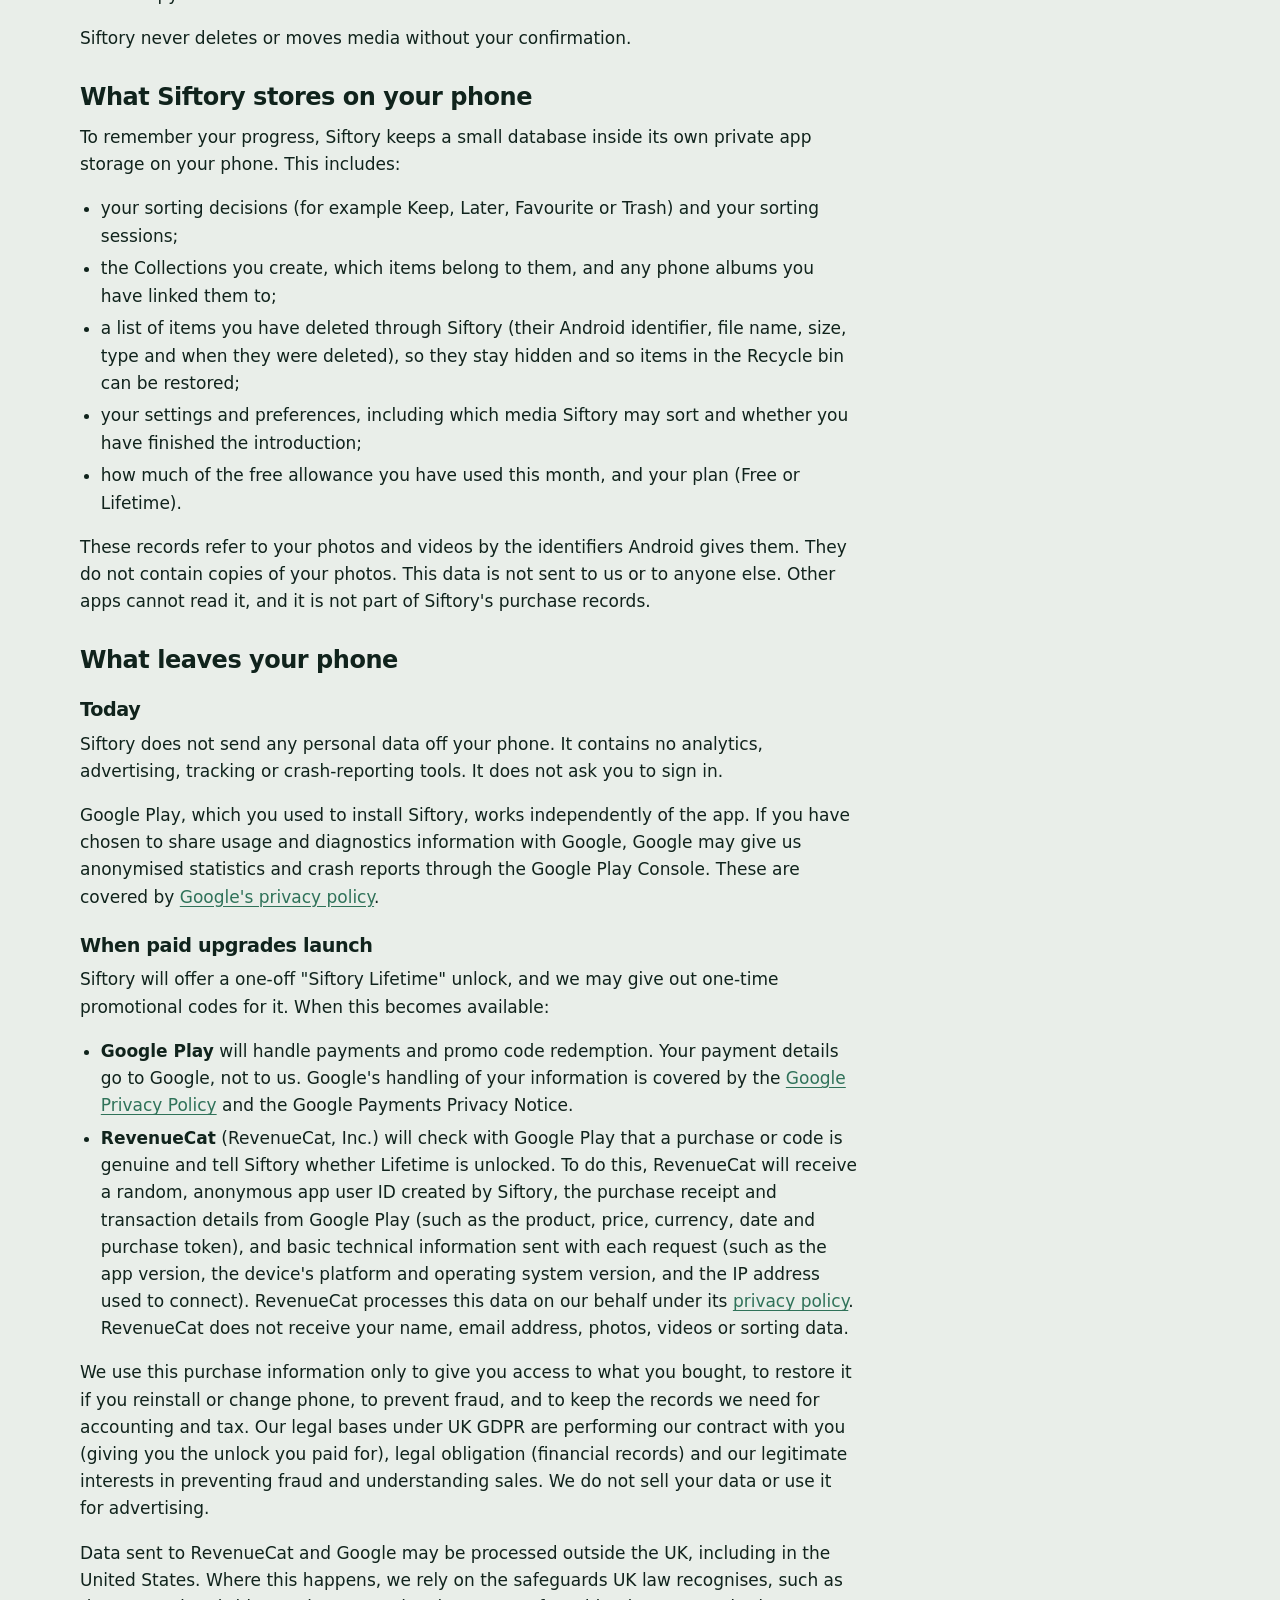
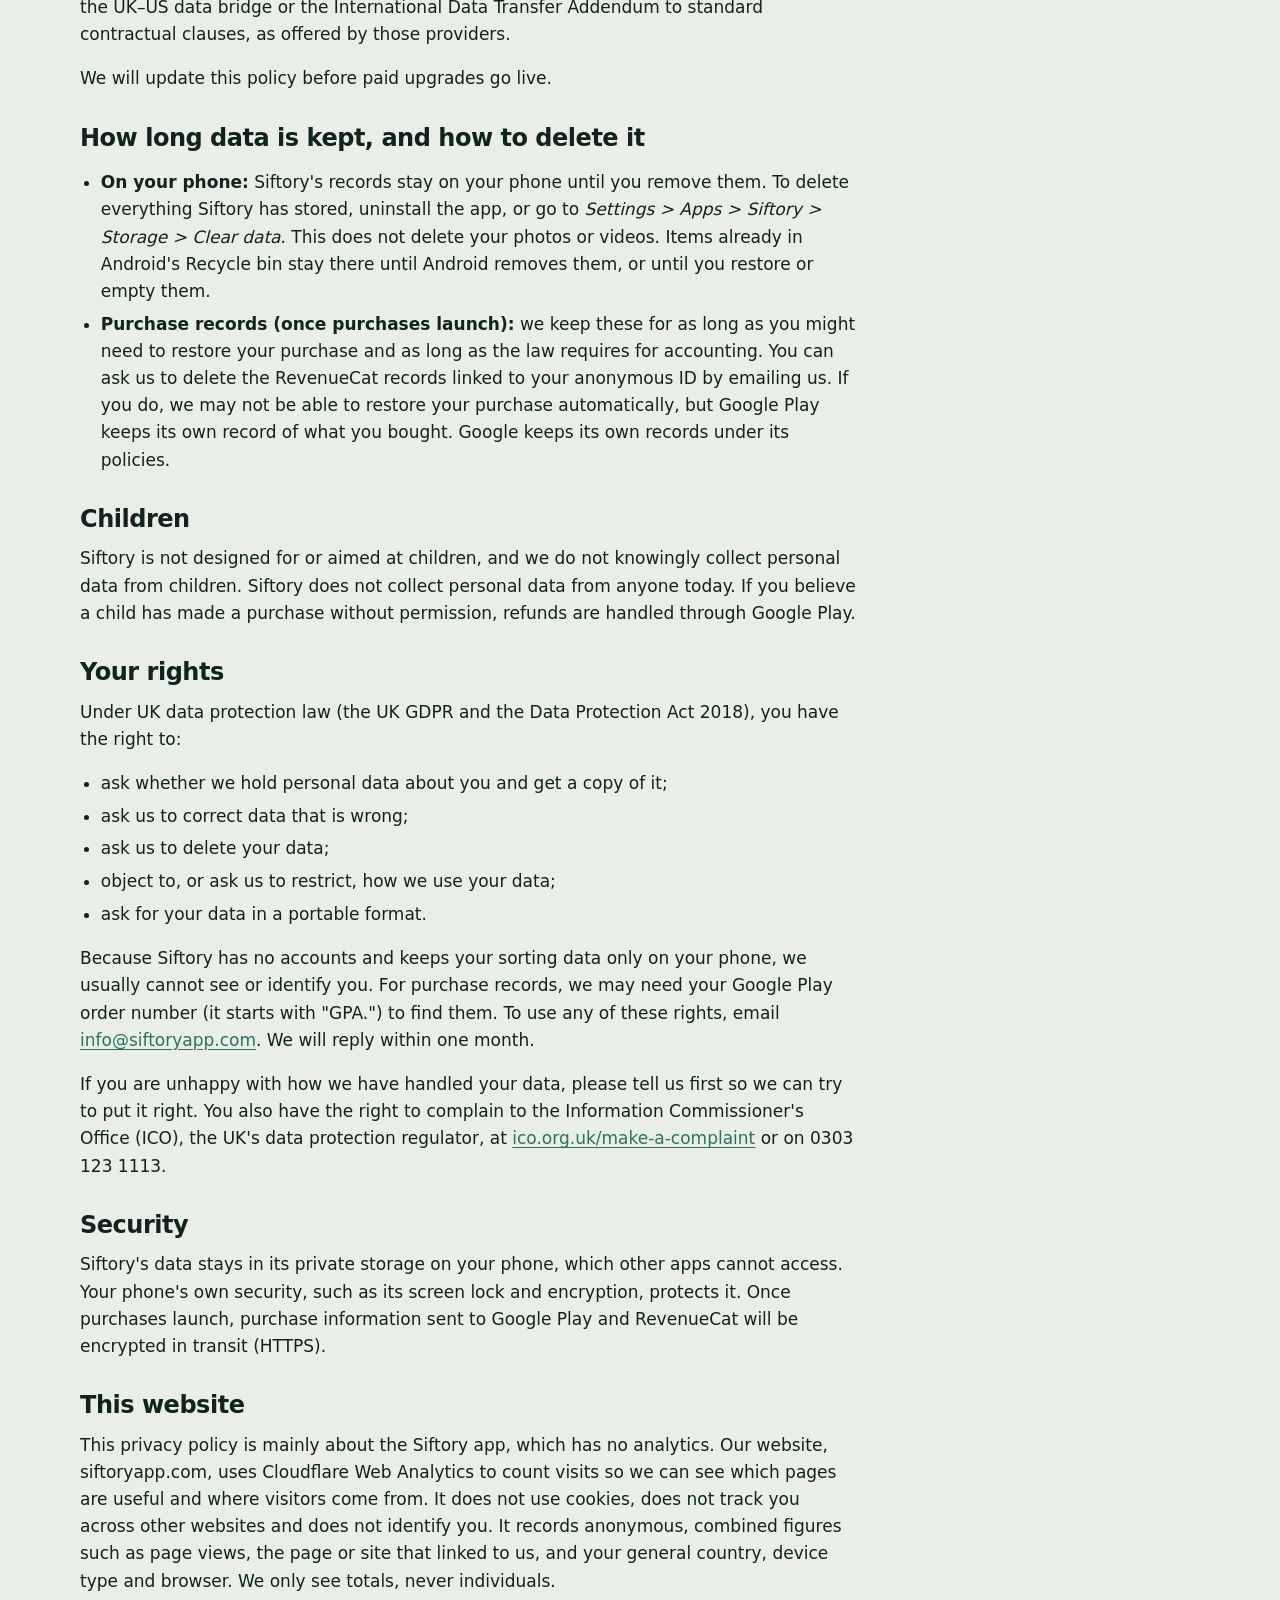
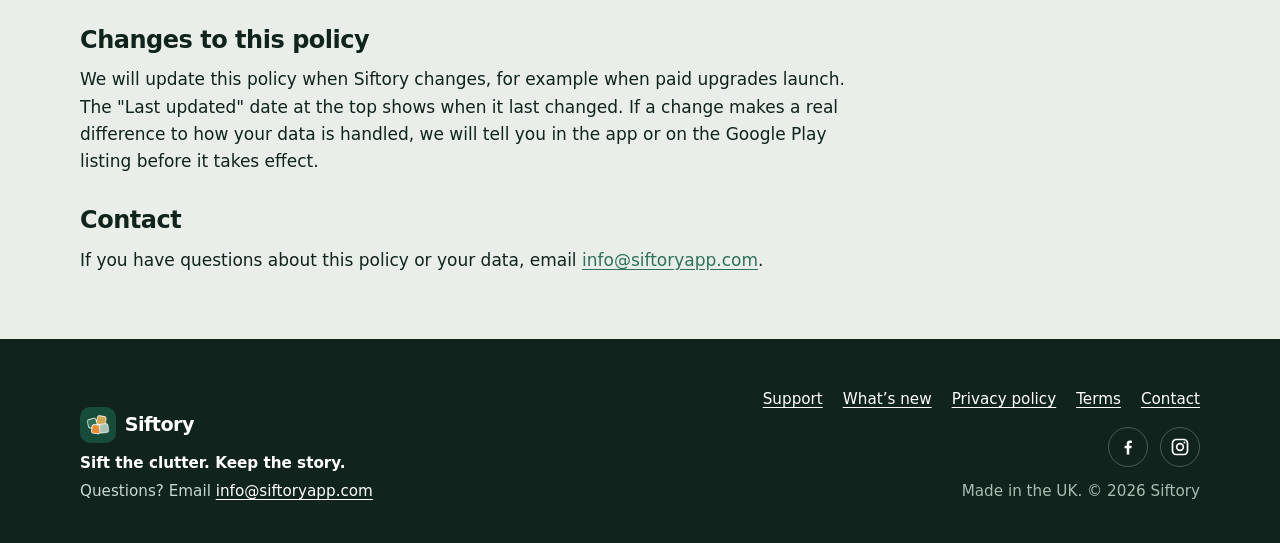
<file: privacy.html>
<!doctype html>
<html lang="en-GB">
<head>
<meta charset="utf-8">
<meta name="viewport" content="width=device-width, initial-scale=1">
<title>Privacy policy – Siftory</title>
<meta name="description" content="How Siftory handles your information: everything stays on your phone, with no account, no cloud upload and no tracking.">
<link rel="canonical" href="https://siftoryapp.com/privacy.html">
<meta name="theme-color" content="#174B3A">
<link rel="icon" type="image/png" href="assets/favicon.png">
<link rel="apple-touch-icon" href="assets/icon-192.png">
<meta property="og:type" content="website">
<meta property="og:site_name" content="Siftory">
<meta property="og:title" content="Privacy policy – Siftory">
<meta property="og:description" content="How Siftory handles your information: everything stays on your phone, with no account, no cloud upload and no tracking.">
<meta property="og:url" content="https://siftoryapp.com/privacy.html">
<meta property="og:image" content="https://siftoryapp.com/assets/og-icon.png">
<meta property="og:locale" content="en_GB">
<meta name="twitter:card" content="summary">
<link rel="stylesheet" href="styles.css?v=36">
<script>document.documentElement.classList.add('js');</script>
</head>
<body>
<a class="skip-link" href="#main">Skip to content</a>
<header class="site-header">
  <div class="wrap">
    <a class="brand" href="index.html" aria-label="Siftory home"><img src="assets/icon-192.png" alt="" width="36" height="36">Siftory</a>
    <a class="header-cta" href="testers.html">Join the beta</a>
    <button class="nav-toggle" type="button" aria-expanded="false" aria-controls="site-nav">
      <span class="nav-toggle-bars" aria-hidden="true"></span><span class="nav-toggle-label">Menu</span>
    </button>
    <nav class="site-nav" id="site-nav" aria-label="Main">
      <ul>
        <li><a href="index.html#how">How it works</a></li>
        <li><a href="index.html#pricing">Pricing</a></li>
        <li><a href="whats-new.html">What’s new</a></li>
        <li><a href="support.html">Support</a></li>
        <li><a href="privacy.html" aria-current="page">Privacy</a></li>
        <li class="nav-cta"><a href="testers.html">Join the beta</a></li>
      </ul>
    </nav>
    <script>(function(){var h=document.currentScript.closest('.site-header'),b=h.querySelector('.nav-toggle');b.addEventListener('click',function(){var o=h.classList.toggle('nav-open');b.setAttribute('aria-expanded',o);});h.querySelectorAll('.site-nav a').forEach(function(a){a.addEventListener('click',function(){h.classList.remove('nav-open');b.setAttribute('aria-expanded','false');});});})();</script>
  </div>
</header>

<main id="main">
  <div class="wrap">

    <div class="prose">
<h1>Privacy policy</h1>
<p class="updated">Last updated: 17 November 2026</p>

<p>Siftory is an Android app that helps you sort the photos and videos already on your phone. It was built so your photos stay on your phone. This policy explains what Siftory accesses, what it stores, what (if anything) leaves your device, and the choices you have.</p>

<p><strong>The short version:</strong> Siftory has no accounts, no adverts, no analytics and no crash-reporting tools. Your photos and videos are never uploaded. Everything Siftory remembers is kept on your phone. When paid upgrades launch, Google Play and our purchase-verification provider, RevenueCat, will receive the details needed to process and confirm a purchase. They will never receive your photos.</p>

<h2>Who we are</h2>
<p>Siftory is published by Richard Tipple, an individual developer based in the United Kingdom ("we", "us"). For UK data protection law, we are the controller of any personal data described in this policy.</p>
<p>Contact: <a href="mailto:info@siftoryapp.com">info@siftoryapp.com</a><br>
Website: <a href="https://siftoryapp.com">https://siftoryapp.com</a></p>

<h2>What Siftory accesses on your phone</h2>
<h3>Your photos and videos</h3>
<p>Sorting your gallery is the whole point of Siftory, so it asks Android for permission to read your photos and videos (the "Photos and videos" permission, which may appear as <code>READ_MEDIA_IMAGES</code> and <code>READ_MEDIA_VIDEO</code>). On recent versions of Android you can choose to allow all of your photos and videos, or only a selection. You can change this at any time in your phone's settings.</p>
<p>With this permission, Siftory reads the images and videos themselves so it can show them to you. It also reads basic details Android provides about each item, such as its file name, size, type, the date it was taken or changed, and which album (folder) it is in. Siftory does not ask for permission to read the location stored in your photos.</p>
<p>All of this happens on your phone. Siftory does not upload, copy to a server, analyse in the cloud, or share your photos, videos or their details with anyone.</p>

<h3>Changes Siftory can make to your media, and only when you confirm</h3>
<p>Siftory only changes the photos and videos on your phone when you ask it to. Android then shows its own confirmation before anything happens:</p>
<ul>
  <li><strong>Moving to the Recycle bin:</strong> items you mark as Trash stay in Siftory's Trash list until you choose to delete them. Siftory then asks Android to move them to the phone's Recycle bin (Android 11 and later). Android normally keeps items there for 30 days before deleting them for good. You can restore them from the Recycle bin before then, either in Siftory or in your gallery app.</li>
  <li><strong>Deleting permanently:</strong> if you choose "Delete permanently", Android deletes the items straight away, once you confirm. They cannot be restored.</li>
  <li><strong>Phone albums:</strong> if you link a Collection to a phone album and choose to apply the changes, Siftory moves those items into that album's folder, once you confirm in Android. Android will not let Siftory move a file that another app owns (for example, images saved by a messaging app). For those, Siftory saves a copy in the album and then asks you to confirm moving the original to the Recycle bin, so that you are left with one copy.</li>
</ul>
<p>Siftory never deletes or moves media without your confirmation.</p>

<h2>What Siftory stores on your phone</h2>
<p>To remember your progress, Siftory keeps a small database inside its own private app storage on your phone. This includes:</p>
<ul>
  <li>your sorting decisions (for example Keep, Later, Favourite or Trash) and your sorting sessions;</li>
  <li>the Collections you create, which items belong to them, and any phone albums you have linked them to;</li>
  <li>a list of items you have deleted through Siftory (their Android identifier, file name, size, type and when they were deleted), so they stay hidden and so items in the Recycle bin can be restored;</li>
  <li>your settings and preferences, including which media Siftory may sort and whether you have finished the introduction;</li>
  <li>how much of the free allowance you have used this month, and your plan (Free or Lifetime).</li>
</ul>
<p>These records refer to your photos and videos by the identifiers Android gives them. They do not contain copies of your photos. This data is not sent to us or to anyone else. Other apps cannot read it, and it is not part of Siftory's purchase records.</p>

<h2>What leaves your phone</h2>
<h3>Today</h3>
<p>Siftory does not send any personal data off your phone. It contains no analytics, advertising, tracking or crash-reporting tools. It does not ask you to sign in.</p>
<p>Google Play, which you used to install Siftory, works independently of the app. If you have chosen to share usage and diagnostics information with Google, Google may give us anonymised statistics and crash reports through the Google Play Console. These are covered by <a href="https://policies.google.com/privacy" target="_blank" rel="noopener">Google's privacy policy</a>.</p>

<h3>When paid upgrades launch</h3>
<p>Siftory will offer a one-off "Siftory Lifetime" unlock, and we may give out one-time promotional codes for it. When this becomes available:</p>
<ul>
  <li><strong>Google Play</strong> will handle payments and promo code redemption. Your payment details go to Google, not to us. Google's handling of your information is covered by the <a href="https://policies.google.com/privacy" target="_blank" rel="noopener">Google Privacy Policy</a> and the Google Payments Privacy Notice.</li>
  <li><strong>RevenueCat</strong> (RevenueCat, Inc.) will check with Google Play that a purchase or code is genuine and tell Siftory whether Lifetime is unlocked. To do this, RevenueCat will receive a random, anonymous app user ID created by Siftory, the purchase receipt and transaction details from Google Play (such as the product, price, currency, date and purchase token), and basic technical information sent with each request (such as the app version, the device's platform and operating system version, and the IP address used to connect). RevenueCat processes this data on our behalf under its <a href="https://www.revenuecat.com/privacy" target="_blank" rel="noopener">privacy policy</a>. RevenueCat does not receive your name, email address, photos, videos or sorting data.</li>
</ul>
<p>We use this purchase information only to give you access to what you bought, to restore it if you reinstall or change phone, to prevent fraud, and to keep the records we need for accounting and tax. Our legal bases under UK GDPR are performing our contract with you (giving you the unlock you paid for), legal obligation (financial records) and our legitimate interests in preventing fraud and understanding sales. We do not sell your data or use it for advertising.</p>
<p>Data sent to RevenueCat and Google may be processed outside the UK, including in the United States. Where this happens, we rely on the safeguards UK law recognises, such as the UK–US data bridge or the International Data Transfer Addendum to standard contractual clauses, as offered by those providers.</p>
<p>We will update this policy before paid upgrades go live.</p>

<h2>How long data is kept, and how to delete it</h2>
<ul>
  <li><strong>On your phone:</strong> Siftory's records stay on your phone until you remove them. To delete everything Siftory has stored, uninstall the app, or go to <em>Settings &gt; Apps &gt; Siftory &gt; Storage &gt; Clear data</em>. This does not delete your photos or videos. Items already in Android's Recycle bin stay there until Android removes them, or until you restore or empty them.</li>
  <li><strong>Purchase records (once purchases launch):</strong> we keep these for as long as you might need to restore your purchase and as long as the law requires for accounting. You can ask us to delete the RevenueCat records linked to your anonymous ID by emailing us. If you do, we may not be able to restore your purchase automatically, but Google Play keeps its own record of what you bought. Google keeps its own records under its policies.</li>
</ul>

<h2>Children</h2>
<p>Siftory is not designed for or aimed at children, and we do not knowingly collect personal data from children. Siftory does not collect personal data from anyone today. If you believe a child has made a purchase without permission, refunds are handled through Google Play.</p>

<h2>Your rights</h2>
<p>Under UK data protection law (the UK GDPR and the Data Protection Act 2018), you have the right to:</p>
<ul>
  <li>ask whether we hold personal data about you and get a copy of it;</li>
  <li>ask us to correct data that is wrong;</li>
  <li>ask us to delete your data;</li>
  <li>object to, or ask us to restrict, how we use your data;</li>
  <li>ask for your data in a portable format.</li>
</ul>
<p>Because Siftory has no accounts and keeps your sorting data only on your phone, we usually cannot see or identify you. For purchase records, we may need your Google Play order number (it starts with "GPA.") to find them. To use any of these rights, email <a href="mailto:info@siftoryapp.com">info@siftoryapp.com</a>. We will reply within one month.</p>
<p>If you are unhappy with how we have handled your data, please tell us first so we can try to put it right. You also have the right to complain to the Information Commissioner's Office (ICO), the UK's data protection regulator, at <a href="https://ico.org.uk/make-a-complaint/" target="_blank" rel="noopener">ico.org.uk/make-a-complaint</a> or on 0303 123 1113.</p>

<h2>Security</h2>
<p>Siftory's data stays in its private storage on your phone, which other apps cannot access. Your phone's own security, such as its screen lock and encryption, protects it. Once purchases launch, purchase information sent to Google Play and RevenueCat will be encrypted in transit (HTTPS).</p>

<h2>This website</h2>
<p>This privacy policy is mainly about the Siftory app, which has no analytics. Our website, siftoryapp.com, uses Cloudflare Web Analytics to count visits so we can see which pages are useful and where visitors come from. It does not use cookies, does not track you across other websites and does not identify you. It records anonymous, combined figures such as page views, the page or site that linked to us, and your general country, device type and browser. We only see totals, never individuals.</p>
<h2>Changes to this policy</h2>
<p>We will update this policy when Siftory changes, for example when paid upgrades launch. The "Last updated" date at the top shows when it last changed. If a change makes a real difference to how your data is handled, we will tell you in the app or on the Google Play listing before it takes effect.</p>

<h2>Contact</h2>
<p>If you have questions about this policy or your data, email <a href="mailto:info@siftoryapp.com">info@siftoryapp.com</a>.</p>

    </div>
  </div>
</main>

<footer class="site-footer">
  <div class="wrap">
    <div>
      <a class="brand" href="index.html"><img src="assets/icon-192.png" alt="" width="32" height="32">Siftory</a>
      <p class="footer-tagline">Sift the clutter. Keep the story.</p>
      <p>Questions? Email <a href="mailto:info@siftoryapp.com">info@siftoryapp.com</a></p>
    </div>
    <nav aria-label="Footer">
      <ul>
        <li><a href="support.html">Support</a></li>
        <li><a href="whats-new.html">What’s new</a></li>
        <li><a href="privacy.html" aria-current="page">Privacy policy</a></li>
        <li><a href="terms.html">Terms</a></li>
        <li><a href="mailto:info@siftoryapp.com">Contact</a></li>
      </ul>
      <p class="footer-social">
        <a href="https://www.facebook.com/siftory" target="_blank" rel="noopener" aria-label="Siftory on Facebook"><svg viewBox="0 0 24 24" aria-hidden="true"><path fill="currentColor" d="M13.5 21v-7.5h2.6l.4-3h-3V8.6c0-.9.3-1.5 1.5-1.5h1.6V4.4c-.3 0-1.2-.1-2.3-.1-2.3 0-3.8 1.4-3.8 3.9v2.3H7.9v3h2.6V21z"/></svg></a>
        <a href="https://www.instagram.com/siftory.app/" target="_blank" rel="noopener" aria-label="Siftory on Instagram"><svg viewBox="0 0 24 24" aria-hidden="true"><path fill="none" stroke="currentColor" stroke-width="2" d="M7.5 3h9A4.5 4.5 0 0 1 21 7.5v9a4.5 4.5 0 0 1-4.5 4.5h-9A4.5 4.5 0 0 1 3 16.5v-9A4.5 4.5 0 0 1 7.5 3z"/><circle cx="12" cy="12" r="4" fill="none" stroke="currentColor" stroke-width="2"/><circle cx="17.3" cy="6.7" r="1.2" fill="currentColor"/></svg></a>
      </p>
      <p class="footer-meta">Made in the UK. © 2026 Siftory</p>
    </nav>
  </div>
</footer>
<!-- Cloudflare Web Analytics --><script defer src="https://static.cloudflareinsights.com/beacon.min.js" data-cf-beacon='{"token": "d59dade7070a4a569c4faf04e02e4722"}'></script><!-- End Cloudflare Web Analytics -->
</body>
</html>
</file>
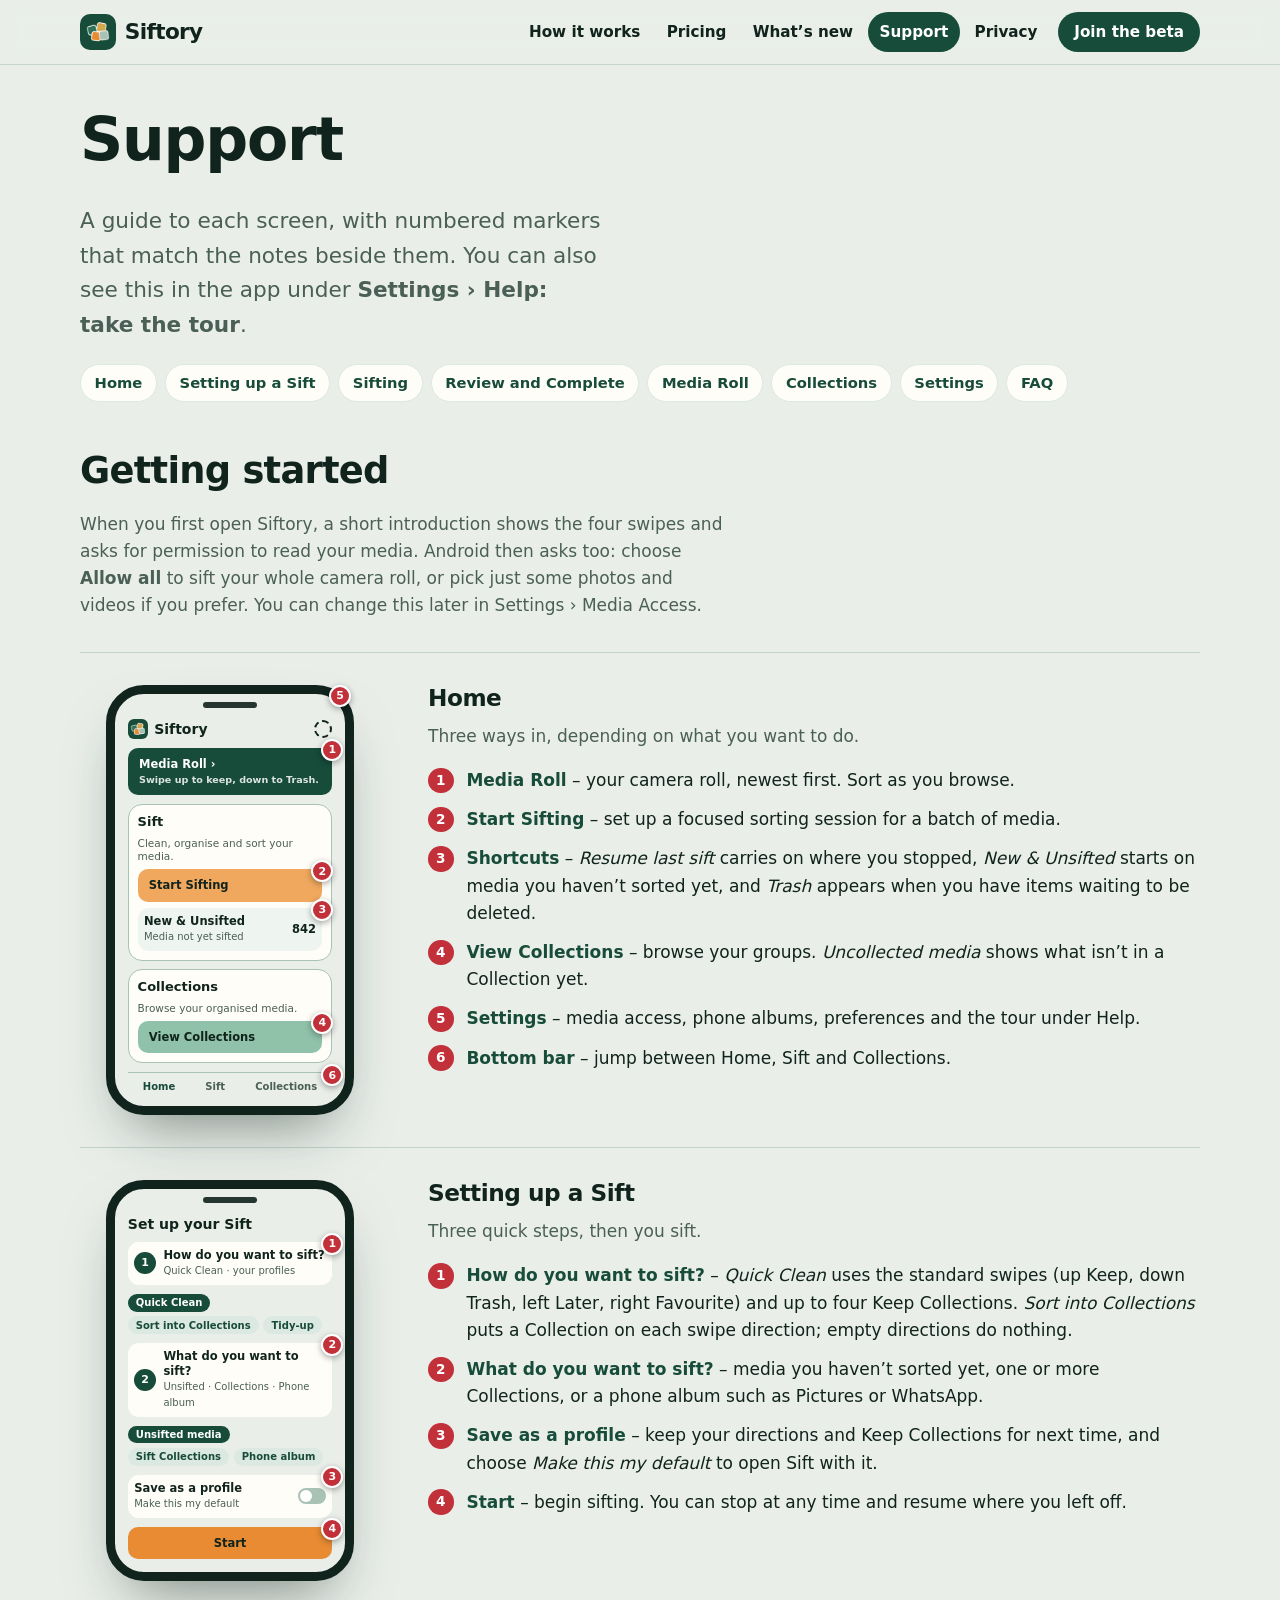
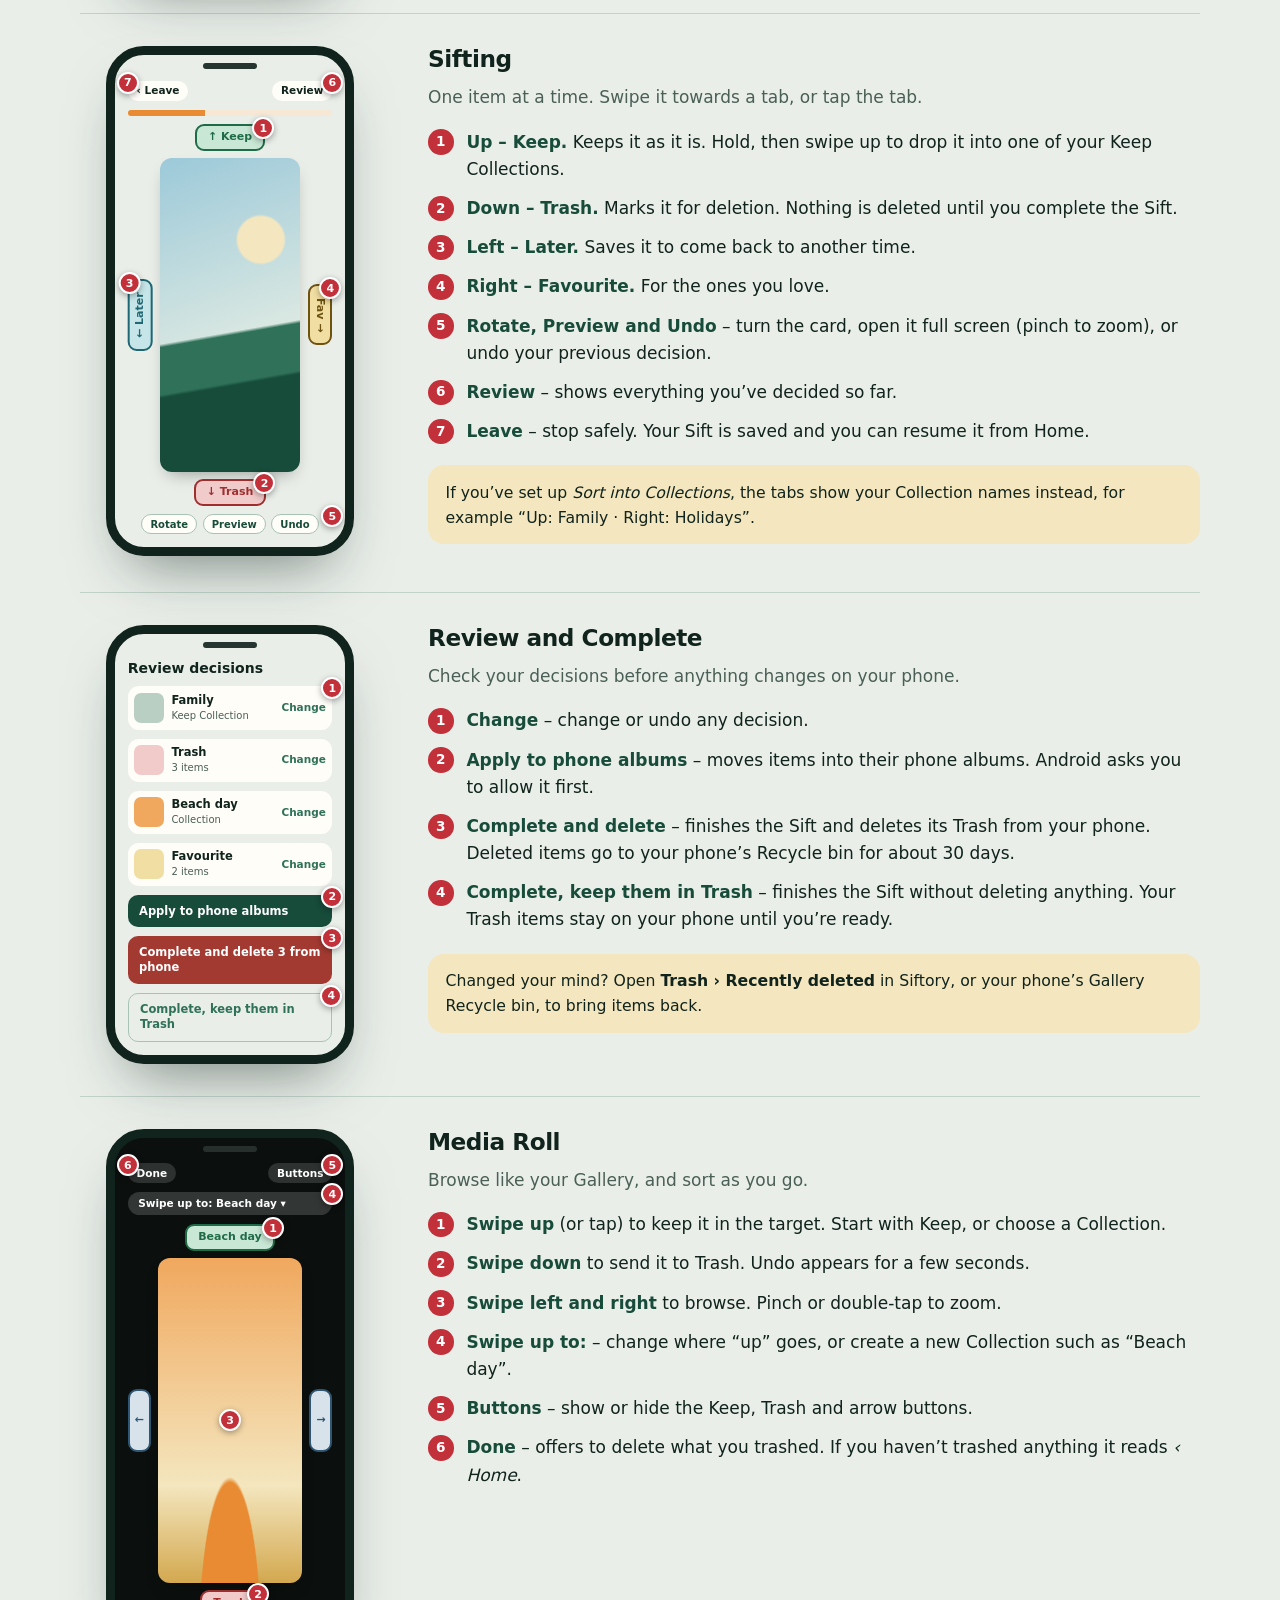
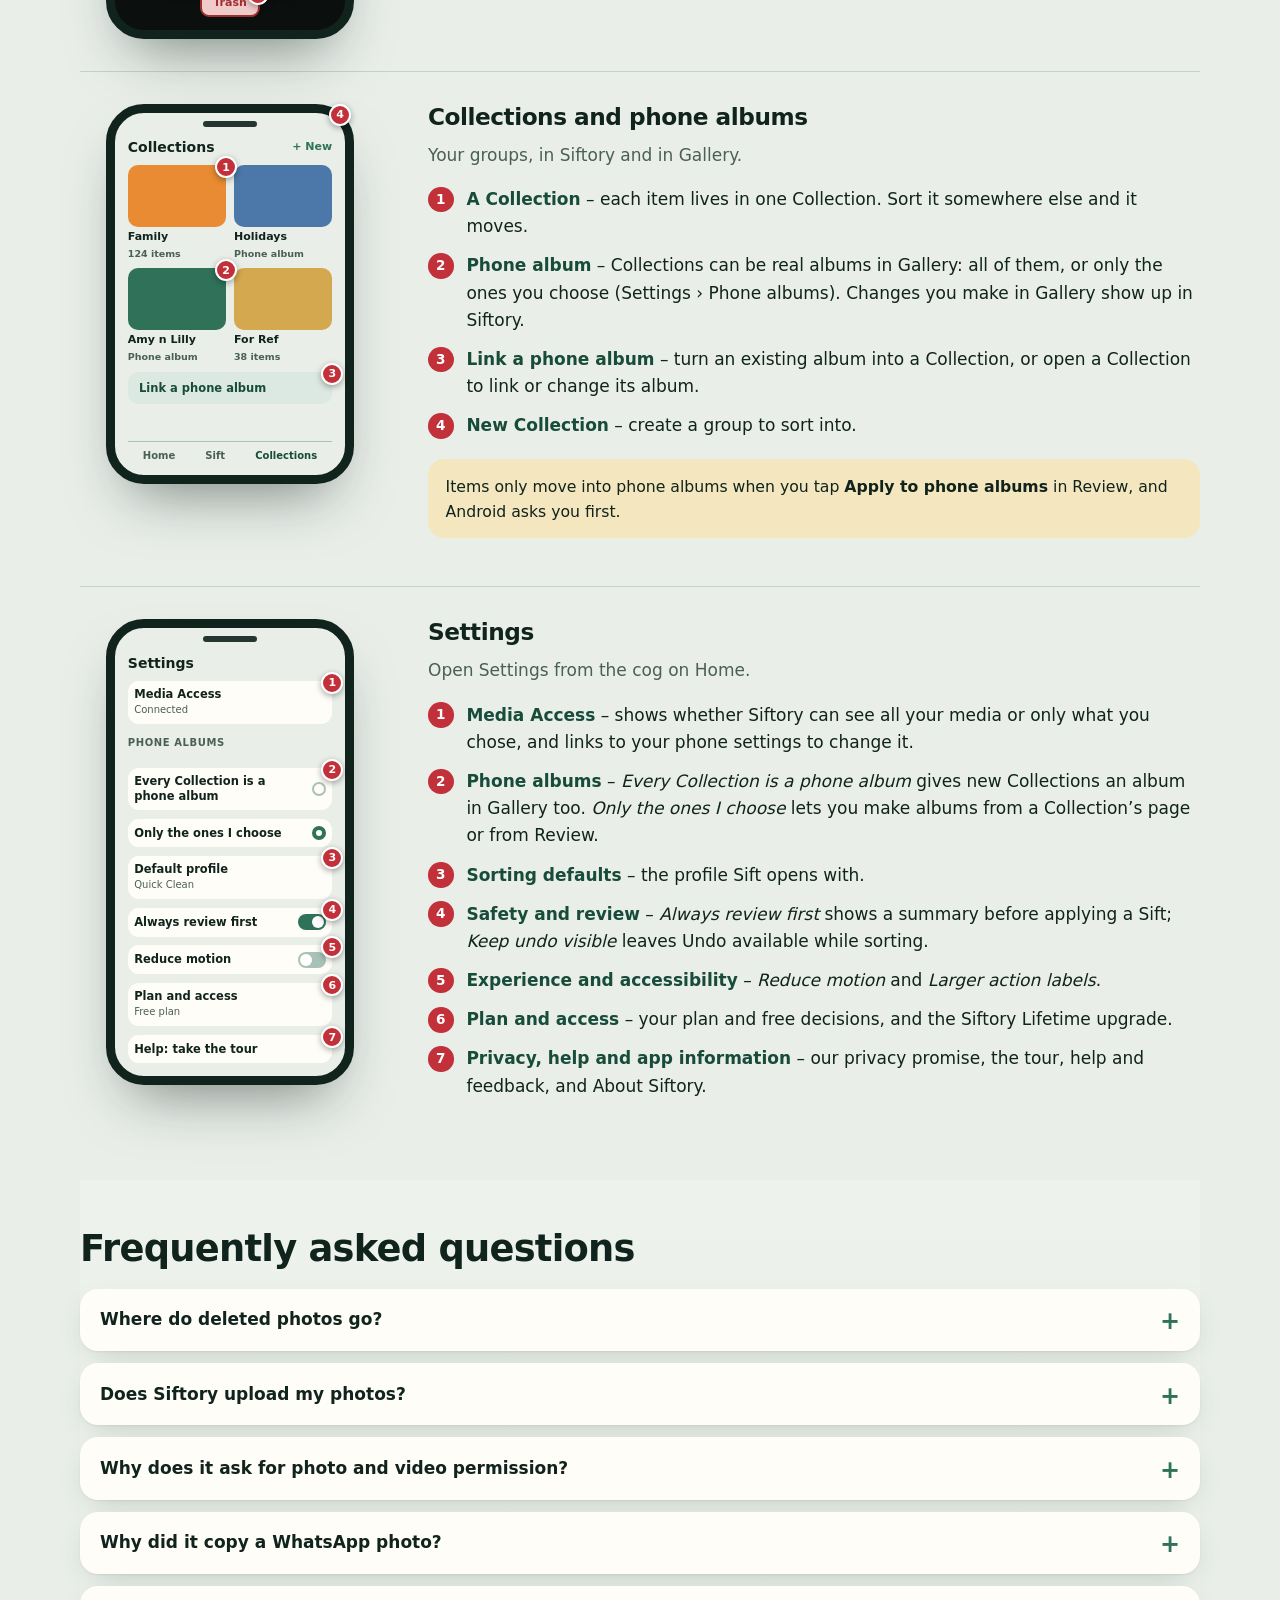
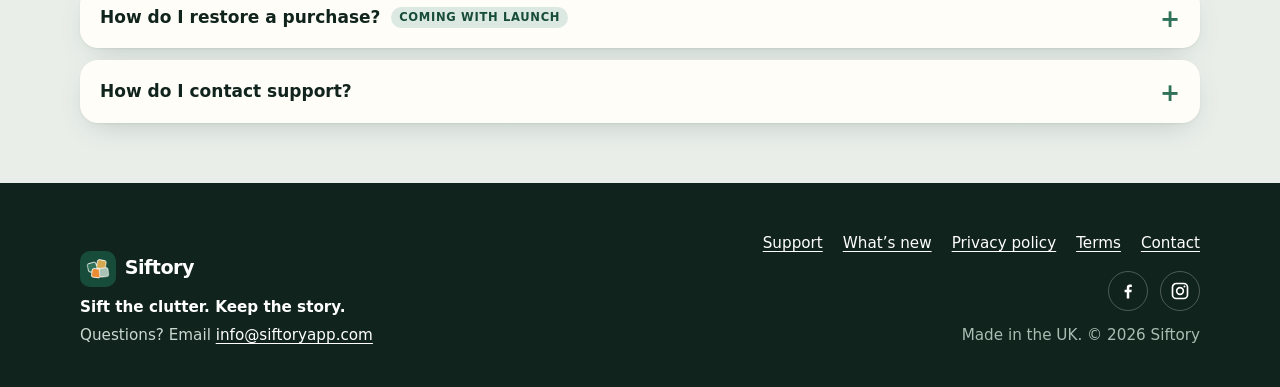
<file: support.html>
<!doctype html>
<html lang="en-GB">
<head>
<meta charset="utf-8">
<meta name="viewport" content="width=device-width, initial-scale=1">
<title>Support and getting started – Siftory</title>
<meta name="description" content="A visual guide to every Siftory screen, with answers to common questions about deleting, privacy, permissions and phone albums.">
<link rel="canonical" href="https://siftoryapp.com/support.html">
<meta name="theme-color" content="#174B3A">
<link rel="icon" type="image/png" href="assets/favicon.png">
<link rel="apple-touch-icon" href="assets/icon-192.png">
<meta property="og:type" content="website">
<meta property="og:site_name" content="Siftory">
<meta property="og:title" content="Siftory support and getting started">
<meta property="og:description" content="A visual guide to every Siftory screen, plus answers to common questions.">
<meta property="og:url" content="https://siftoryapp.com/support.html">
<meta property="og:image" content="https://siftoryapp.com/assets/og-icon.png">
<meta property="og:locale" content="en_GB">
<meta name="twitter:card" content="summary">
<link rel="stylesheet" href="styles.css?v=36">
<script>document.documentElement.classList.add('js');</script>
</head>
<body>
<a class="skip-link" href="#main">Skip to content</a>
<header class="site-header">
  <div class="wrap">
    <a class="brand" href="index.html" aria-label="Siftory home"><img src="assets/icon-192.png" alt="" width="36" height="36">Siftory</a>
    <a class="header-cta" href="testers.html">Join the beta</a>
    <button class="nav-toggle" type="button" aria-expanded="false" aria-controls="site-nav">
      <span class="nav-toggle-bars" aria-hidden="true"></span><span class="nav-toggle-label">Menu</span>
    </button>
    <nav class="site-nav" id="site-nav" aria-label="Main">
      <ul>
        <li><a href="index.html#how">How it works</a></li>
        <li><a href="index.html#pricing">Pricing</a></li>
        <li><a href="whats-new.html">What’s new</a></li>
        <li><a href="support.html" aria-current="page">Support</a></li>
        <li><a href="privacy.html">Privacy</a></li>
        <li class="nav-cta"><a href="testers.html">Join the beta</a></li>
      </ul>
    </nav>
    <script>(function(){var h=document.currentScript.closest('.site-header'),b=h.querySelector('.nav-toggle');b.addEventListener('click',function(){var o=h.classList.toggle('nav-open');b.setAttribute('aria-expanded',o);});h.querySelectorAll('.site-nav a').forEach(function(a){a.addEventListener('click',function(){h.classList.remove('nav-open');b.setAttribute('aria-expanded','false');});});})();</script>
  </div>
</header>

<main id="main">
  <div class="wrap">
    <div class="page-head">
      <h1>Support</h1>
      <p class="lead">A guide to each screen, with numbered markers that match the notes beside them. You can also see this in the app under <strong>Settings › Help: take the tour</strong>.</p>
      <nav aria-label="On this page">
        <ul class="guide-nav">
          <li><a href="#home">Home</a></li>
          <li><a href="#setup">Setting up a Sift</a></li>
          <li><a href="#sifting">Sifting</a></li>
          <li><a href="#review">Review and Complete</a></li>
          <li><a href="#roll">Media Roll</a></li>
          <li><a href="#collections">Collections</a></li>
          <li><a href="#settings">Settings</a></li>
          <li><a href="#faq">FAQ</a></li>
        </ul>
      </nav>
    </div>

    <section aria-labelledby="start-title" style="padding-top:1rem">
      <h2 id="start-title">Getting started</h2>
      <p class="section-intro">When you first open Siftory, a short introduction shows the four swipes and asks for permission to read your media. Android then asks too: choose <strong>Allow all</strong> to sift your whole camera roll, or pick just some photos and videos if you prefer. You can change this later in Settings › Media Access.</p>

      <!-- Home -->
      <article class="guide" id="home" aria-labelledby="g-home">
        <figure>
          <div class="phone short" role="img" aria-label="Home screen mock with six numbered markers">
            <div class="m-head"><span class="m-logo"></span><span class="m-grow">Siftory</span><span class="m-cog"></span><span class="mk r" style="right:-6px">5</span></div>
            <div class="m-bar" style="background:var(--deep);color:#fff">Media Roll ›<br><small style="font-weight:600;opacity:.85">Swipe up to keep, down to Trash.</small><span class="mk r">1</span></div>
            <div class="m-card">
              <b>Sift</b><small>Clean, organise and sort your media.</small>
              <div class="m-bar" style="background:var(--sift)">Start Sifting<span class="mk r">2</span></div>
              <div class="m-row" style="background:var(--tint)"><span class="m-grow"><b>New &amp; Unsifted</b><small>Media not yet sifted</small></span><b>842</b><span class="mk r">3</span></div>
            </div>
            <div class="m-card">
              <b>Collections</b><small>Browse your organised media.</small>
              <div class="m-bar" style="background:var(--coll)">View Collections<span class="mk r">4</span></div>
            </div>
            <div class="m-nav"><span class="on">Home</span><span>Sift</span><span>Collections</span><span class="mk r">6</span></div>
          </div>
        </figure>
        <div>
          <h3 id="g-home">Home</h3>
          <p class="intro">Three ways in, depending on what you want to do.</p>
          <ol class="legend">
            <li><strong>Media Roll</strong> – your camera roll, newest first. Sort as you browse.</li>
            <li><strong>Start Sifting</strong> – set up a focused sorting session for a batch of media.</li>
            <li><strong>Shortcuts</strong> – <em>Resume last sift</em> carries on where you stopped, <em>New &amp; Unsifted</em> starts on media you haven’t sorted yet, and <em>Trash</em> appears when you have items waiting to be deleted.</li>
            <li><strong>View Collections</strong> – browse your groups. <em>Uncollected media</em> shows what isn’t in a Collection yet.</li>
            <li><strong>Settings</strong> – media access, phone albums, preferences and the tour under Help.</li>
            <li><strong>Bottom bar</strong> – jump between Home, Sift and Collections.</li>
          </ol>
        </div>
      </article>

      <!-- Setting up a Sift -->
      <article class="guide" id="setup" aria-labelledby="g-setup">
        <figure>
          <div class="phone short" role="img" aria-label="Set up your Sift screen mock with four numbered markers">
            <div class="m-head"><span class="m-grow">Set up your Sift</span></div>
            <div class="m-row"><span class="m-num">1</span><span class="m-grow"><b>How do you want to sift?</b><small>Quick Clean · your profiles</small></span><span class="mk r">1</span></div>
            <div class="m-chips"><span class="on">Quick Clean</span><span>Sort into Collections</span><span>Tidy-up</span></div>
            <div class="m-row"><span class="m-num">2</span><span class="m-grow"><b>What do you want to sift?</b><small>Unsifted · Collections · Phone album</small></span><span class="mk r">2</span></div>
            <div class="m-chips"><span class="on">Unsifted media</span><span>Sift Collections</span><span>Phone album</span></div>
            <div class="m-row"><span class="m-grow"><b>Save as a profile</b><small>Make this my default</small></span><span class="m-toggle off"></span><span class="mk r">3</span></div>
            <div class="m-bar" style="background:var(--orange);text-align:center;margin-top:auto">Start<span class="mk r">4</span></div>
          </div>
        </figure>
        <div>
          <h3 id="g-setup">Setting up a Sift</h3>
          <p class="intro">Three quick steps, then you sift.</p>
          <ol class="legend">
            <li><strong>How do you want to sift?</strong> – <em>Quick Clean</em> uses the standard swipes (up Keep, down Trash, left Later, right Favourite) and up to four Keep Collections. <em>Sort into Collections</em> puts a Collection on each swipe direction; empty directions do nothing.</li>
            <li><strong>What do you want to sift?</strong> – media you haven’t sorted yet, one or more Collections, or a phone album such as Pictures or WhatsApp.</li>
            <li><strong>Save as a profile</strong> – keep your directions and Keep Collections for next time, and choose <em>Make this my default</em> to open Sift with it.</li>
            <li><strong>Start</strong> – begin sifting. You can stop at any time and resume where you left off.</li>
          </ol>
        </div>
      </article>

      <!-- Sifting -->
      <article class="guide" id="sifting" aria-labelledby="g-sift">
        <figure>
          <div class="phone" role="img" aria-label="Sift session screen mock with seven numbered markers">
            <div class="m-top" style="color:var(--ink)"><span style="background:var(--card);position:relative">‹ Leave<span class="mk l">7</span></span><span style="background:var(--card);position:relative">Review<span class="mk r">6</span></span></div>
            <div class="m-progress"><i></i></div>
            <div class="m-stage">
              <span class="m-tab t-keep">↑ Keep<span class="mk r">1</span></span>
              <div class="m-mid">
                <span class="m-tab v l t-later">← Later<span class="mk l" style="left:auto;right:-11px;top:auto;bottom:-9px">3</span></span>
                <div class="m-photo"></div>
                <span class="m-tab v t-fav">Fav →<span class="mk r">4</span></span>
              </div>
              <span class="m-tab t-trash">↓ Trash<span class="mk r">2</span></span>
            </div>
            <div class="m-tools"><span>Rotate</span><span>Preview</span><span>Undo</span><span class="mk r">5</span></div>
          </div>
        </figure>
        <div>
          <h3 id="g-sift">Sifting</h3>
          <p class="intro">One item at a time. Swipe it towards a tab, or tap the tab.</p>
          <ol class="legend">
            <li><strong>Up – Keep.</strong> Keeps it as it is. Hold, then swipe up to drop it into one of your Keep Collections.</li>
            <li><strong>Down – Trash.</strong> Marks it for deletion. Nothing is deleted until you complete the Sift.</li>
            <li><strong>Left – Later.</strong> Saves it to come back to another time.</li>
            <li><strong>Right – Favourite.</strong> For the ones you love.</li>
            <li><strong>Rotate, Preview and Undo</strong> – turn the card, open it full screen (pinch to zoom), or undo your previous decision.</li>
            <li><strong>Review</strong> – shows everything you’ve decided so far.</li>
            <li><strong>Leave</strong> – stop safely. Your Sift is saved and you can resume it from Home.</li>
          </ol>
          <p class="note">If you’ve set up <em>Sort into Collections</em>, the tabs show your Collection names instead, for example “Up: Family · Right: Holidays”.</p>
        </div>
      </article>

      <!-- Review -->
      <article class="guide" id="review" aria-labelledby="g-review">
        <figure>
          <div class="phone short" role="img" aria-label="Review and Complete screen mock with four numbered markers">
            <div class="m-head"><span class="m-grow">Review decisions</span></div>
            <div class="m-row"><span class="m-thumb"></span><span class="m-grow"><b>Family</b><small>Keep Collection</small></span><span class="m-link">Change</span><span class="mk r">1</span></div>
            <div class="m-row"><span class="m-thumb" style="background:#F1CACA"></span><span class="m-grow"><b>Trash</b><small>3 items</small></span><span class="m-link">Change</span></div>
            <div class="m-row"><span class="m-thumb" style="background:#F0A85E"></span><span class="m-grow"><b>Beach day</b><small>Collection</small></span><span class="m-link">Change</span></div>
            <div class="m-row"><span class="m-thumb" style="background:#F1DEA2"></span><span class="m-grow"><b>Favourite</b><small>2 items</small></span><span class="m-link">Change</span></div>
            <div class="m-bar" style="background:var(--deep);color:#fff;margin-top:auto">Apply to phone albums<span class="mk r">2</span></div>
            <div class="m-bar" style="background:var(--danger);color:#fff">Complete and delete 3 from phone<span class="mk r">3</span></div>
            <div class="m-bar" style="background:transparent;border:1.5px solid var(--line);color:var(--primary)">Complete, keep them in Trash<span class="mk r">4</span></div>
          </div>
        </figure>
        <div>
          <h3 id="g-review">Review and Complete</h3>
          <p class="intro">Check your decisions before anything changes on your phone.</p>
          <ol class="legend">
            <li><strong>Change</strong> – change or undo any decision.</li>
            <li><strong>Apply to phone albums</strong> – moves items into their phone albums. Android asks you to allow it first.</li>
            <li><strong>Complete and delete</strong> – finishes the Sift and deletes its Trash from your phone. Deleted items go to your phone’s Recycle bin for about 30 days.</li>
            <li><strong>Complete, keep them in Trash</strong> – finishes the Sift without deleting anything. Your Trash items stay on your phone until you’re ready.</li>
          </ol>
          <p class="note">Changed your mind? Open <strong>Trash › Recently deleted</strong> in Siftory, or your phone’s Gallery Recycle bin, to bring items back.</p>
        </div>
      </article>

      <!-- Media Roll -->
      <article class="guide" id="roll" aria-labelledby="g-roll">
        <figure>
          <div class="phone dark" role="img" aria-label="Media Roll screen mock with six numbered markers">
            <div class="m-top"><span style="position:relative">Done<span class="mk l">6</span></span><span style="position:relative">Buttons<span class="mk r">5</span></span></div>
            <span class="m-pill">Swipe up to: Beach day ▾<span class="mk r">4</span></span>
            <div class="m-stage">
              <span class="m-tab t-keep">Beach day<span class="mk r">1</span></span>
              <div class="m-mid">
                <span class="m-tab v t-browse">←</span>
                <div class="m-photo b"><span class="mk c">3</span></div>
                <span class="m-tab v t-browse">→</span>
              </div>
              <span class="m-tab t-trash">Trash<span class="mk r">2</span></span>
            </div>
          </div>
        </figure>
        <div>
          <h3 id="g-roll">Media Roll</h3>
          <p class="intro">Browse like your Gallery, and sort as you go.</p>
          <ol class="legend">
            <li><strong>Swipe up</strong> (or tap) to keep it in the target. Start with Keep, or choose a Collection.</li>
            <li><strong>Swipe down</strong> to send it to Trash. Undo appears for a few seconds.</li>
            <li><strong>Swipe left and right</strong> to browse. Pinch or double-tap to zoom.</li>
            <li><strong>Swipe up to:</strong> – change where “up” goes, or create a new Collection such as “Beach day”.</li>
            <li><strong>Buttons</strong> – show or hide the Keep, Trash and arrow buttons.</li>
            <li><strong>Done</strong> – offers to delete what you trashed. If you haven’t trashed anything it reads <em>‹ Home</em>.</li>
          </ol>
        </div>
      </article>

      <!-- Collections -->
      <article class="guide" id="collections" aria-labelledby="g-coll">
        <figure>
          <div class="phone short" role="img" aria-label="Collections screen mock with four numbered markers">
            <div class="m-head"><span class="m-grow">Collections</span><span style="font-size:11px;color:var(--primary)">+ New</span><span class="mk r" style="right:-6px">4</span></div>
            <div class="m-grid">
              <div class="m-tile"><i style="background:var(--orange)"></i>Family<small>124 items</small><span class="mk r">1</span></div>
              <div class="m-tile"><i style="background:#4B78A8"></i>Holidays<small>Phone album</small></div>
              <div class="m-tile"><i style="background:var(--primary)"></i>Amy n Lilly<small>Phone album</small><span class="mk r">2</span></div>
              <div class="m-tile"><i style="background:var(--gold)"></i>For Ref<small>38 items</small></div>
            </div>
            <div class="m-bar" style="background:var(--pale);color:var(--deep)">Link a phone album<span class="mk r">3</span></div>
            <div class="m-nav"><span>Home</span><span>Sift</span><span class="on">Collections</span></div>
          </div>
        </figure>
        <div>
          <h3 id="g-coll">Collections and phone albums</h3>
          <p class="intro">Your groups, in Siftory and in Gallery.</p>
          <ol class="legend">
            <li><strong>A Collection</strong> – each item lives in one Collection. Sort it somewhere else and it moves.</li>
            <li><strong>Phone album</strong> – Collections can be real albums in Gallery: all of them, or only the ones you choose (Settings › Phone albums). Changes you make in Gallery show up in Siftory.</li>
            <li><strong>Link a phone album</strong> – turn an existing album into a Collection, or open a Collection to link or change its album.</li>
            <li><strong>New Collection</strong> – create a group to sort into.</li>
          </ol>
          <p class="note">Items only move into phone albums when you tap <strong>Apply to phone albums</strong> in Review, and Android asks you first.</p>
        </div>
      </article>

      <!-- Settings -->
      <article class="guide" id="settings" aria-labelledby="g-settings">
        <figure>
          <div class="phone short" role="img" aria-label="Settings screen mock with seven numbered markers">
            <div class="m-head"><span class="m-grow">Settings</span></div>
            <div class="m-row"><span class="m-grow"><b>Media Access</b><small>Connected</small></span><span class="mk r">1</span></div>
            <p class="m-label">Phone albums</p>
            <div class="m-row"><span class="m-grow"><b>Every Collection is a phone album</b></span><span class="m-radio"></span><span class="mk r">2</span></div>
            <div class="m-row"><span class="m-grow"><b>Only the ones I choose</b></span><span class="m-radio on"></span></div>
            <div class="m-row"><span class="m-grow"><b>Default profile</b><small>Quick Clean</small></span><span class="mk r">3</span></div>
            <div class="m-row"><span class="m-grow"><b>Always review first</b></span><span class="m-toggle"></span><span class="mk r">4</span></div>
            <div class="m-row"><span class="m-grow"><b>Reduce motion</b></span><span class="m-toggle off"></span><span class="mk r">5</span></div>
            <div class="m-row"><span class="m-grow"><b>Plan and access</b><small>Free plan</small></span><span class="mk r">6</span></div>
            <div class="m-row"><span class="m-grow"><b>Help: take the tour</b></span><span class="mk r">7</span></div>
          </div>
        </figure>
        <div>
          <h3 id="g-settings">Settings</h3>
          <p class="intro">Open Settings from the cog on Home.</p>
          <ol class="legend">
            <li><strong>Media Access</strong> – shows whether Siftory can see all your media or only what you chose, and links to your phone settings to change it.</li>
            <li><strong>Phone albums</strong> – <em>Every Collection is a phone album</em> gives new Collections an album in Gallery too. <em>Only the ones I choose</em> lets you make albums from a Collection’s page or from Review.</li>
            <li><strong>Sorting defaults</strong> – the profile Sift opens with.</li>
            <li><strong>Safety and review</strong> – <em>Always review first</em> shows a summary before applying a Sift; <em>Keep undo visible</em> leaves Undo available while sorting.</li>
            <li><strong>Experience and accessibility</strong> – <em>Reduce motion</em> and <em>Larger action labels</em>.</li>
            <li><strong>Plan and access</strong> – your plan and free decisions, and the Siftory Lifetime upgrade.</li>
            <li><strong>Privacy, help and app information</strong> – our privacy promise, the tour, help and feedback, and About Siftory.</li>
          </ol>
        </div>
      </article>
    </section>

    <section class="faq" id="faq" aria-labelledby="faq-title">
      <h2 id="faq-title">Frequently asked questions</h2>

      <details>
        <summary>Where do deleted photos go?</summary>
        <div class="answer">
          <p>Siftory never deletes anything until you tap <strong>Complete and delete</strong> in Review. When you do, the items go to your phone’s Recycle bin (on Android 11 and later), where Android normally keeps them for around 30 days before removing them for good.</p>
          <p>To get something back, open <strong>Trash › Recently deleted</strong> in Siftory, or the Recycle bin in your phone’s Gallery app.</p>
        </div>
      </details>

      <details>
        <summary>Does Siftory upload my photos?</summary>
        <div class="answer">
          <p>No. Everything happens on your phone. There’s no account, nothing is uploaded to the cloud, and Siftory has no servers that store your photos or videos. Your decisions and Collections are saved on your phone too. See our <a href="privacy.html">privacy policy</a> for the details.</p>
        </div>
      </details>

      <details>
        <summary>Why does it ask for photo and video permission?</summary>
        <div class="answer">
          <p>Siftory needs to read your photos and videos to show them to you and sort them. Reading them changes nothing. When you later choose to move items into phone albums or delete your Trash, Android asks you to allow each change first.</p>
          <p>You can give access to all your media or only some of it, and change this any time in <strong>Settings › Media Access</strong> or your phone’s settings.</p>
        </div>
      </details>

      <details>
        <summary>Why did it copy a WhatsApp photo?</summary>
        <div class="answer">
          <p>Android doesn’t let one app move a file that another app owns, such as photos saved by WhatsApp. So when you sort one of those into a phone album, Siftory puts a copy in the album and sends the original to the Recycle bin. You end up with one photo, in the right place, and the original can still be restored from the Recycle bin for a while.</p>
        </div>
      </details>

      <details>
        <summary>How do I restore a purchase? <span class="tag">Coming with launch</span></summary>
        <div class="answer">
          <p>Go to <strong>Settings › Restore purchases</strong> while signed in to the same Google account you used to buy Siftory Lifetime. This option will be available when Siftory launches on Google Play.</p>
        </div>
      </details>

      <details>
        <summary>How do I contact support?</summary>
        <div class="answer">
          <p>Email <a href="mailto:info@siftoryapp.com?subject=Siftory%20support">info@siftoryapp.com</a>. It helps to tell us your phone model, Android version and what you were doing when the problem happened.</p>
        </div>
      </details>
    </section>
  </div>
</main>

<footer class="site-footer">
  <div class="wrap">
    <div>
      <a class="brand" href="index.html"><img src="assets/icon-192.png" alt="" width="32" height="32">Siftory</a>
      <p class="footer-tagline">Sift the clutter. Keep the story.</p>
      <p>Questions? Email <a href="mailto:info@siftoryapp.com">info@siftoryapp.com</a></p>
    </div>
    <nav aria-label="Footer">
      <ul>
        <li><a href="support.html" aria-current="page">Support</a></li>
        <li><a href="whats-new.html">What’s new</a></li>
        <li><a href="privacy.html">Privacy policy</a></li>
        <li><a href="terms.html">Terms</a></li>
        <li><a href="mailto:info@siftoryapp.com">Contact</a></li>
      </ul>
      <p class="footer-social">
        <a href="https://www.facebook.com/siftory" target="_blank" rel="noopener" aria-label="Siftory on Facebook"><svg viewBox="0 0 24 24" aria-hidden="true"><path fill="currentColor" d="M13.5 21v-7.5h2.6l.4-3h-3V8.6c0-.9.3-1.5 1.5-1.5h1.6V4.4c-.3 0-1.2-.1-2.3-.1-2.3 0-3.8 1.4-3.8 3.9v2.3H7.9v3h2.6V21z"/></svg></a>
        <a href="https://www.instagram.com/siftory.app/" target="_blank" rel="noopener" aria-label="Siftory on Instagram"><svg viewBox="0 0 24 24" aria-hidden="true"><path fill="none" stroke="currentColor" stroke-width="2" d="M7.5 3h9A4.5 4.5 0 0 1 21 7.5v9a4.5 4.5 0 0 1-4.5 4.5h-9A4.5 4.5 0 0 1 3 16.5v-9A4.5 4.5 0 0 1 7.5 3z"/><circle cx="12" cy="12" r="4" fill="none" stroke="currentColor" stroke-width="2"/><circle cx="17.3" cy="6.7" r="1.2" fill="currentColor"/></svg></a>
      </p>
      <p class="footer-meta">Made in the UK. © 2026 Siftory</p>
    </nav>
  </div>
</footer>
<!-- Cloudflare Web Analytics --><script defer src="https://static.cloudflareinsights.com/beacon.min.js" data-cf-beacon='{"token": "d59dade7070a4a569c4faf04e02e4722"}'></script><!-- End Cloudflare Web Analytics -->
</body>
</html>
</file>
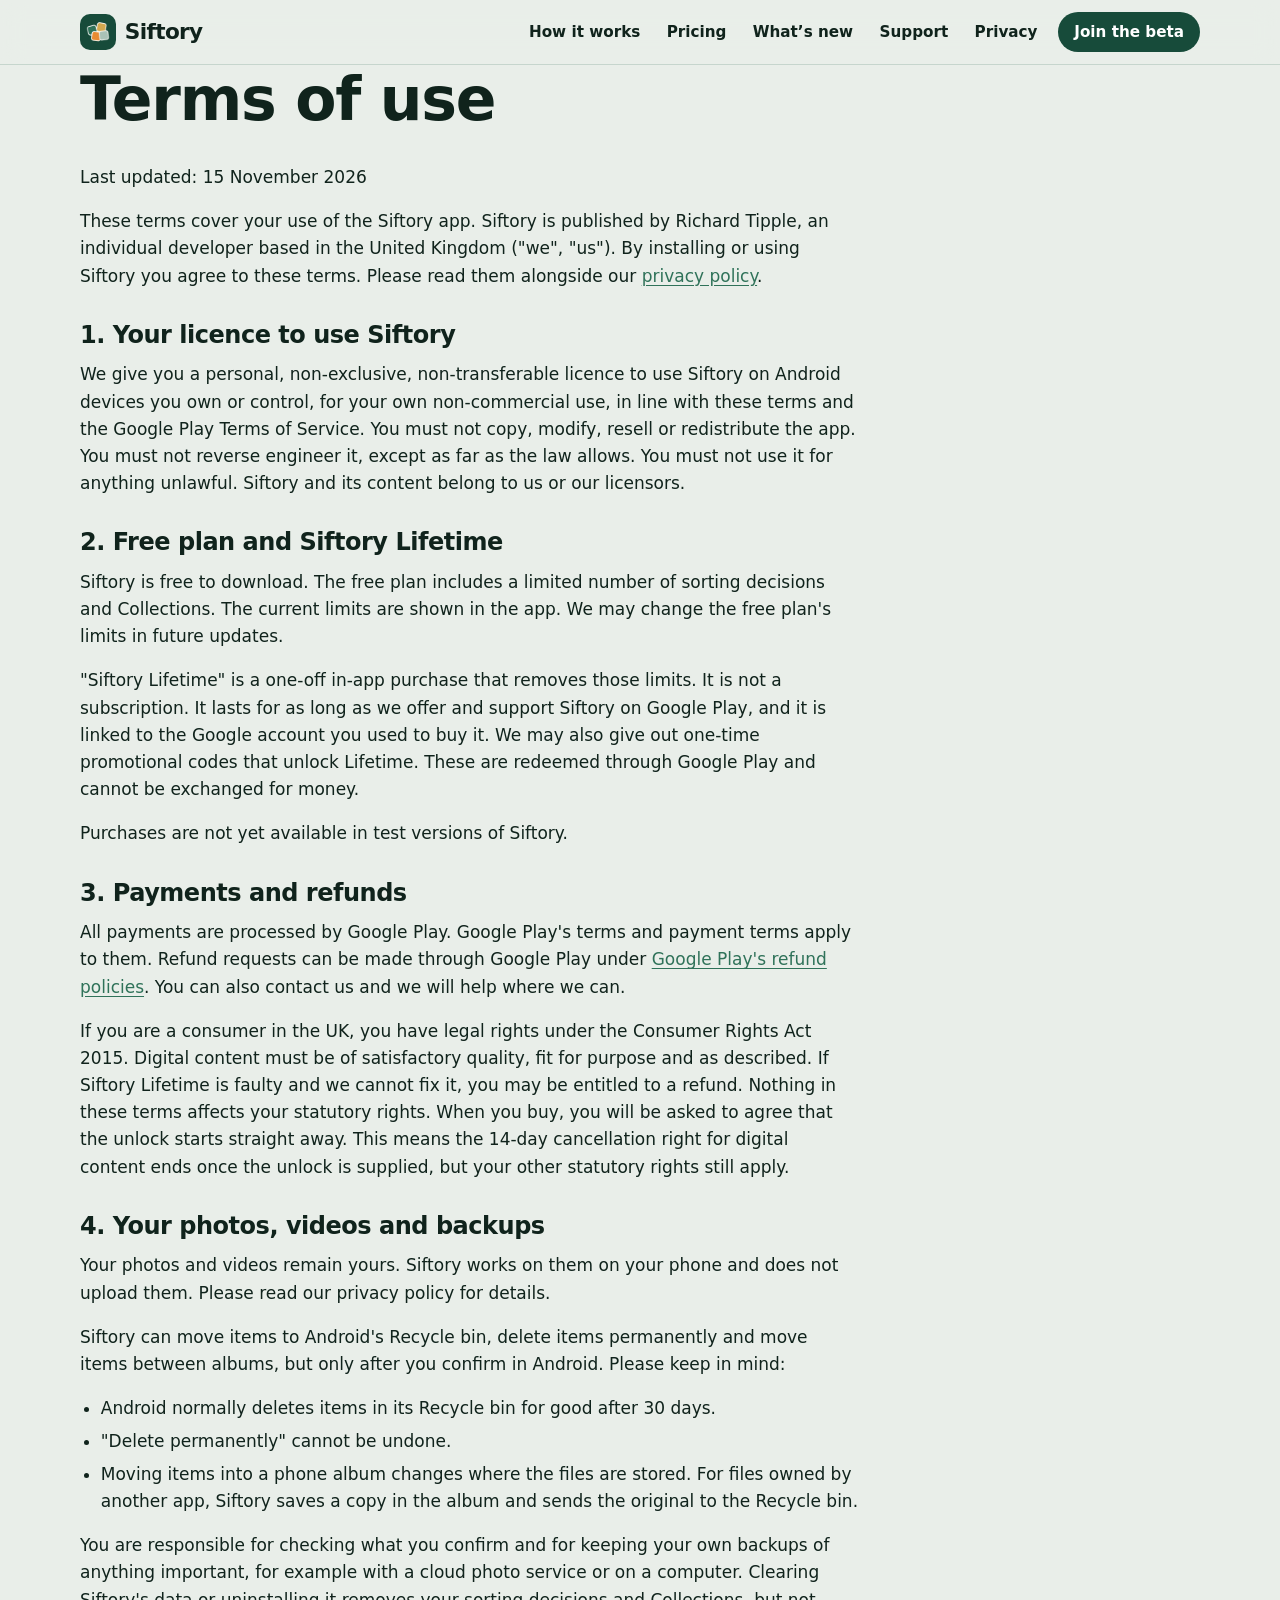
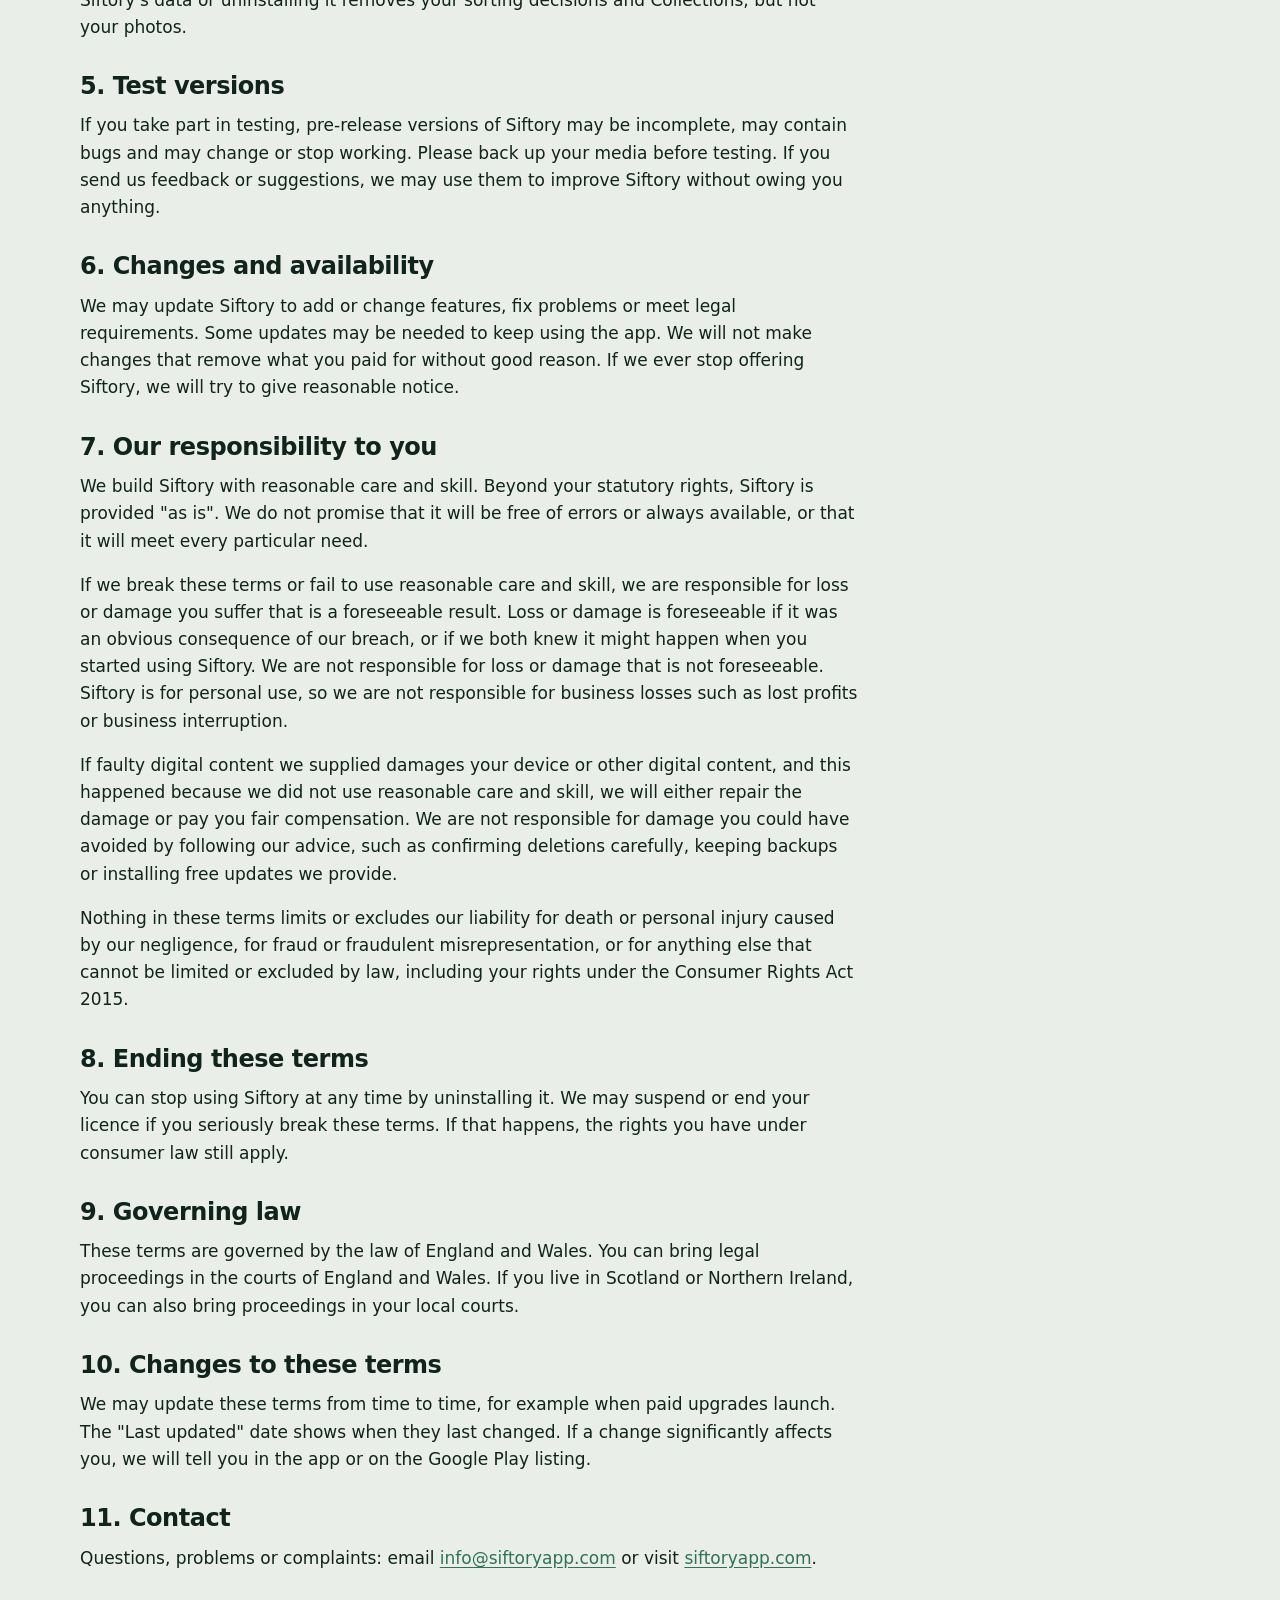
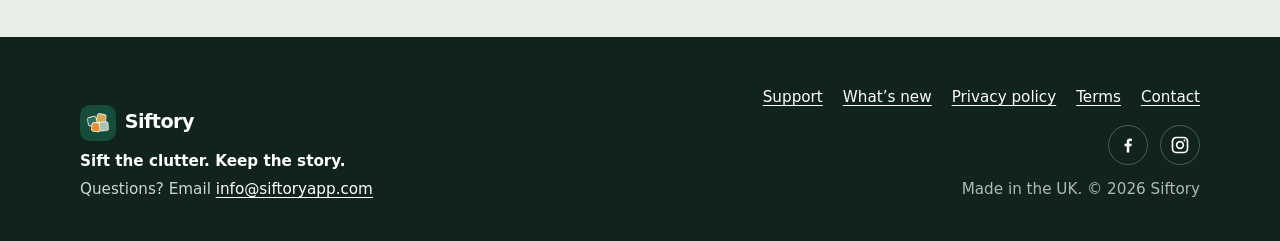
<file: terms.html>
<!doctype html>
<html lang="en-GB">
<head>
<meta charset="utf-8">
<meta name="viewport" content="width=device-width, initial-scale=1">
<title>Terms – Siftory</title>
<meta name="description" content="The terms of use for the Siftory app and website.">
<link rel="canonical" href="https://siftoryapp.com/terms.html">
<meta name="theme-color" content="#174B3A">
<link rel="icon" type="image/png" href="assets/favicon.png">
<link rel="apple-touch-icon" href="assets/icon-192.png">
<meta property="og:type" content="website">
<meta property="og:site_name" content="Siftory">
<meta property="og:title" content="Terms – Siftory">
<meta property="og:description" content="The terms of use for the Siftory app and website.">
<meta property="og:url" content="https://siftoryapp.com/terms.html">
<meta property="og:image" content="https://siftoryapp.com/assets/og-icon.png">
<meta property="og:locale" content="en_GB">
<meta name="twitter:card" content="summary">
<link rel="stylesheet" href="styles.css?v=36">
<script>document.documentElement.classList.add('js');</script>
</head>
<body>
<a class="skip-link" href="#main">Skip to content</a>
<header class="site-header">
  <div class="wrap">
    <a class="brand" href="index.html" aria-label="Siftory home"><img src="assets/icon-192.png" alt="" width="36" height="36">Siftory</a>
    <a class="header-cta" href="testers.html">Join the beta</a>
    <button class="nav-toggle" type="button" aria-expanded="false" aria-controls="site-nav">
      <span class="nav-toggle-bars" aria-hidden="true"></span><span class="nav-toggle-label">Menu</span>
    </button>
    <nav class="site-nav" id="site-nav" aria-label="Main">
      <ul>
        <li><a href="index.html#how">How it works</a></li>
        <li><a href="index.html#pricing">Pricing</a></li>
        <li><a href="whats-new.html">What’s new</a></li>
        <li><a href="support.html">Support</a></li>
        <li><a href="privacy.html">Privacy</a></li>
        <li class="nav-cta"><a href="testers.html">Join the beta</a></li>
      </ul>
    </nav>
    <script>(function(){var h=document.currentScript.closest('.site-header'),b=h.querySelector('.nav-toggle');b.addEventListener('click',function(){var o=h.classList.toggle('nav-open');b.setAttribute('aria-expanded',o);});h.querySelectorAll('.site-nav a').forEach(function(a){a.addEventListener('click',function(){h.classList.remove('nav-open');b.setAttribute('aria-expanded','false');});});})();</script>
  </div>
</header>

<main id="main">
  <div class="wrap">

    <div class="prose">
<h1>Terms of use</h1>
<p class="updated">Last updated: 15 November 2026</p>

<p>These terms cover your use of the Siftory app. Siftory is published by Richard Tipple, an individual developer based in the United Kingdom ("we", "us"). By installing or using Siftory you agree to these terms. Please read them alongside our <a href="privacy.html">privacy policy</a>.</p>

<h2>1. Your licence to use Siftory</h2>
<p>We give you a personal, non-exclusive, non-transferable licence to use Siftory on Android devices you own or control, for your own non-commercial use, in line with these terms and the Google Play Terms of Service. You must not copy, modify, resell or redistribute the app. You must not reverse engineer it, except as far as the law allows. You must not use it for anything unlawful. Siftory and its content belong to us or our licensors.</p>

<h2>2. Free plan and Siftory Lifetime</h2>
<p>Siftory is free to download. The free plan includes a limited number of sorting decisions and Collections. The current limits are shown in the app. We may change the free plan's limits in future updates.</p>
<p>"Siftory Lifetime" is a one-off in-app purchase that removes those limits. It is not a subscription. It lasts for as long as we offer and support Siftory on Google Play, and it is linked to the Google account you used to buy it. We may also give out one-time promotional codes that unlock Lifetime. These are redeemed through Google Play and cannot be exchanged for money.</p>
<p>Purchases are not yet available in test versions of Siftory.</p>

<h2>3. Payments and refunds</h2>
<p>All payments are processed by Google Play. Google Play's terms and payment terms apply to them. Refund requests can be made through Google Play under <a href="https://support.google.com/googleplay/answer/2479637" target="_blank" rel="noopener">Google Play's refund policies</a>. You can also contact us and we will help where we can.</p>
<p>If you are a consumer in the UK, you have legal rights under the Consumer Rights Act 2015. Digital content must be of satisfactory quality, fit for purpose and as described. If Siftory Lifetime is faulty and we cannot fix it, you may be entitled to a refund. Nothing in these terms affects your statutory rights. When you buy, you will be asked to agree that the unlock starts straight away. This means the 14-day cancellation right for digital content ends once the unlock is supplied, but your other statutory rights still apply.</p>

<h2>4. Your photos, videos and backups</h2>
<p>Your photos and videos remain yours. Siftory works on them on your phone and does not upload them. Please read our privacy policy for details.</p>
<p>Siftory can move items to Android's Recycle bin, delete items permanently and move items between albums, but only after you confirm in Android. Please keep in mind:</p>
<ul>
  <li>Android normally deletes items in its Recycle bin for good after 30 days.</li>
  <li>"Delete permanently" cannot be undone.</li>
  <li>Moving items into a phone album changes where the files are stored. For files owned by another app, Siftory saves a copy in the album and sends the original to the Recycle bin.</li>
</ul>
<p>You are responsible for checking what you confirm and for keeping your own backups of anything important, for example with a cloud photo service or on a computer. Clearing Siftory's data or uninstalling it removes your sorting decisions and Collections, but not your photos.</p>

<h2>5. Test versions</h2>
<p>If you take part in testing, pre-release versions of Siftory may be incomplete, may contain bugs and may change or stop working. Please back up your media before testing. If you send us feedback or suggestions, we may use them to improve Siftory without owing you anything.</p>

<h2>6. Changes and availability</h2>
<p>We may update Siftory to add or change features, fix problems or meet legal requirements. Some updates may be needed to keep using the app. We will not make changes that remove what you paid for without good reason. If we ever stop offering Siftory, we will try to give reasonable notice.</p>

<h2>7. Our responsibility to you</h2>
<p>We build Siftory with reasonable care and skill. Beyond your statutory rights, Siftory is provided "as is". We do not promise that it will be free of errors or always available, or that it will meet every particular need.</p>
<p>If we break these terms or fail to use reasonable care and skill, we are responsible for loss or damage you suffer that is a foreseeable result. Loss or damage is foreseeable if it was an obvious consequence of our breach, or if we both knew it might happen when you started using Siftory. We are not responsible for loss or damage that is not foreseeable. Siftory is for personal use, so we are not responsible for business losses such as lost profits or business interruption.</p>
<p>If faulty digital content we supplied damages your device or other digital content, and this happened because we did not use reasonable care and skill, we will either repair the damage or pay you fair compensation. We are not responsible for damage you could have avoided by following our advice, such as confirming deletions carefully, keeping backups or installing free updates we provide.</p>
<p>Nothing in these terms limits or excludes our liability for death or personal injury caused by our negligence, for fraud or fraudulent misrepresentation, or for anything else that cannot be limited or excluded by law, including your rights under the Consumer Rights Act 2015.</p>

<h2>8. Ending these terms</h2>
<p>You can stop using Siftory at any time by uninstalling it. We may suspend or end your licence if you seriously break these terms. If that happens, the rights you have under consumer law still apply.</p>

<h2>9. Governing law</h2>
<p>These terms are governed by the law of England and Wales. You can bring legal proceedings in the courts of England and Wales. If you live in Scotland or Northern Ireland, you can also bring proceedings in your local courts.</p>

<h2>10. Changes to these terms</h2>
<p>We may update these terms from time to time, for example when paid upgrades launch. The "Last updated" date shows when they last changed. If a change significantly affects you, we will tell you in the app or on the Google Play listing.</p>

<h2>11. Contact</h2>
<p>Questions, problems or complaints: email <a href="mailto:info@siftoryapp.com">info@siftoryapp.com</a> or visit <a href="https://siftoryapp.com">siftoryapp.com</a>.</p>

    </div>
  </div>
</main>

<footer class="site-footer">
  <div class="wrap">
    <div>
      <a class="brand" href="index.html"><img src="assets/icon-192.png" alt="" width="32" height="32">Siftory</a>
      <p class="footer-tagline">Sift the clutter. Keep the story.</p>
      <p>Questions? Email <a href="mailto:info@siftoryapp.com">info@siftoryapp.com</a></p>
    </div>
    <nav aria-label="Footer">
      <ul>
        <li><a href="support.html">Support</a></li>
        <li><a href="whats-new.html">What’s new</a></li>
        <li><a href="privacy.html">Privacy policy</a></li>
        <li><a href="terms.html" aria-current="page">Terms</a></li>
        <li><a href="mailto:info@siftoryapp.com">Contact</a></li>
      </ul>
      <p class="footer-social">
        <a href="https://www.facebook.com/siftory" target="_blank" rel="noopener" aria-label="Siftory on Facebook"><svg viewBox="0 0 24 24" aria-hidden="true"><path fill="currentColor" d="M13.5 21v-7.5h2.6l.4-3h-3V8.6c0-.9.3-1.5 1.5-1.5h1.6V4.4c-.3 0-1.2-.1-2.3-.1-2.3 0-3.8 1.4-3.8 3.9v2.3H7.9v3h2.6V21z"/></svg></a>
        <a href="https://www.instagram.com/siftory.app/" target="_blank" rel="noopener" aria-label="Siftory on Instagram"><svg viewBox="0 0 24 24" aria-hidden="true"><path fill="none" stroke="currentColor" stroke-width="2" d="M7.5 3h9A4.5 4.5 0 0 1 21 7.5v9a4.5 4.5 0 0 1-4.5 4.5h-9A4.5 4.5 0 0 1 3 16.5v-9A4.5 4.5 0 0 1 7.5 3z"/><circle cx="12" cy="12" r="4" fill="none" stroke="currentColor" stroke-width="2"/><circle cx="17.3" cy="6.7" r="1.2" fill="currentColor"/></svg></a>
      </p>
      <p class="footer-meta">Made in the UK. © 2026 Siftory</p>
    </nav>
  </div>
</footer>
<!-- Cloudflare Web Analytics --><script defer src="https://static.cloudflareinsights.com/beacon.min.js" data-cf-beacon='{"token": "d59dade7070a4a569c4faf04e02e4722"}'></script><!-- End Cloudflare Web Analytics -->
</body>
</html>
</file>
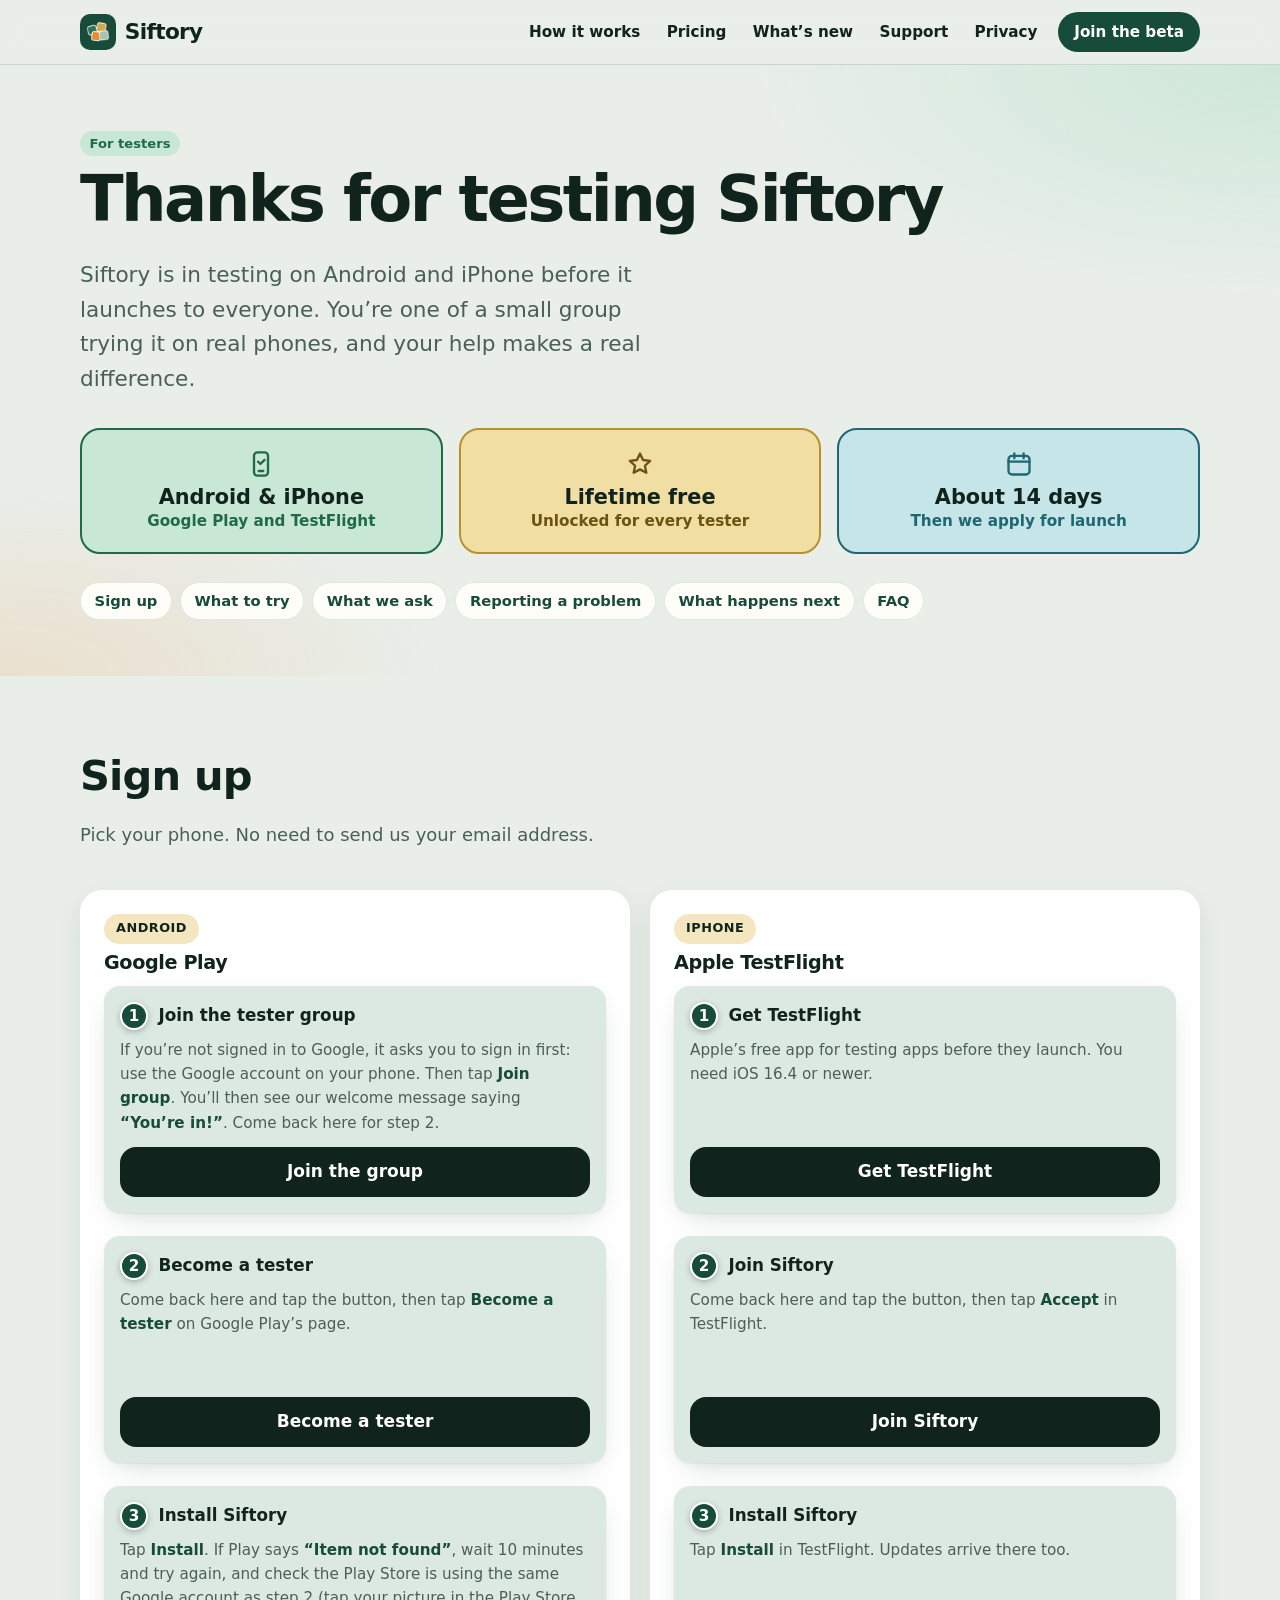
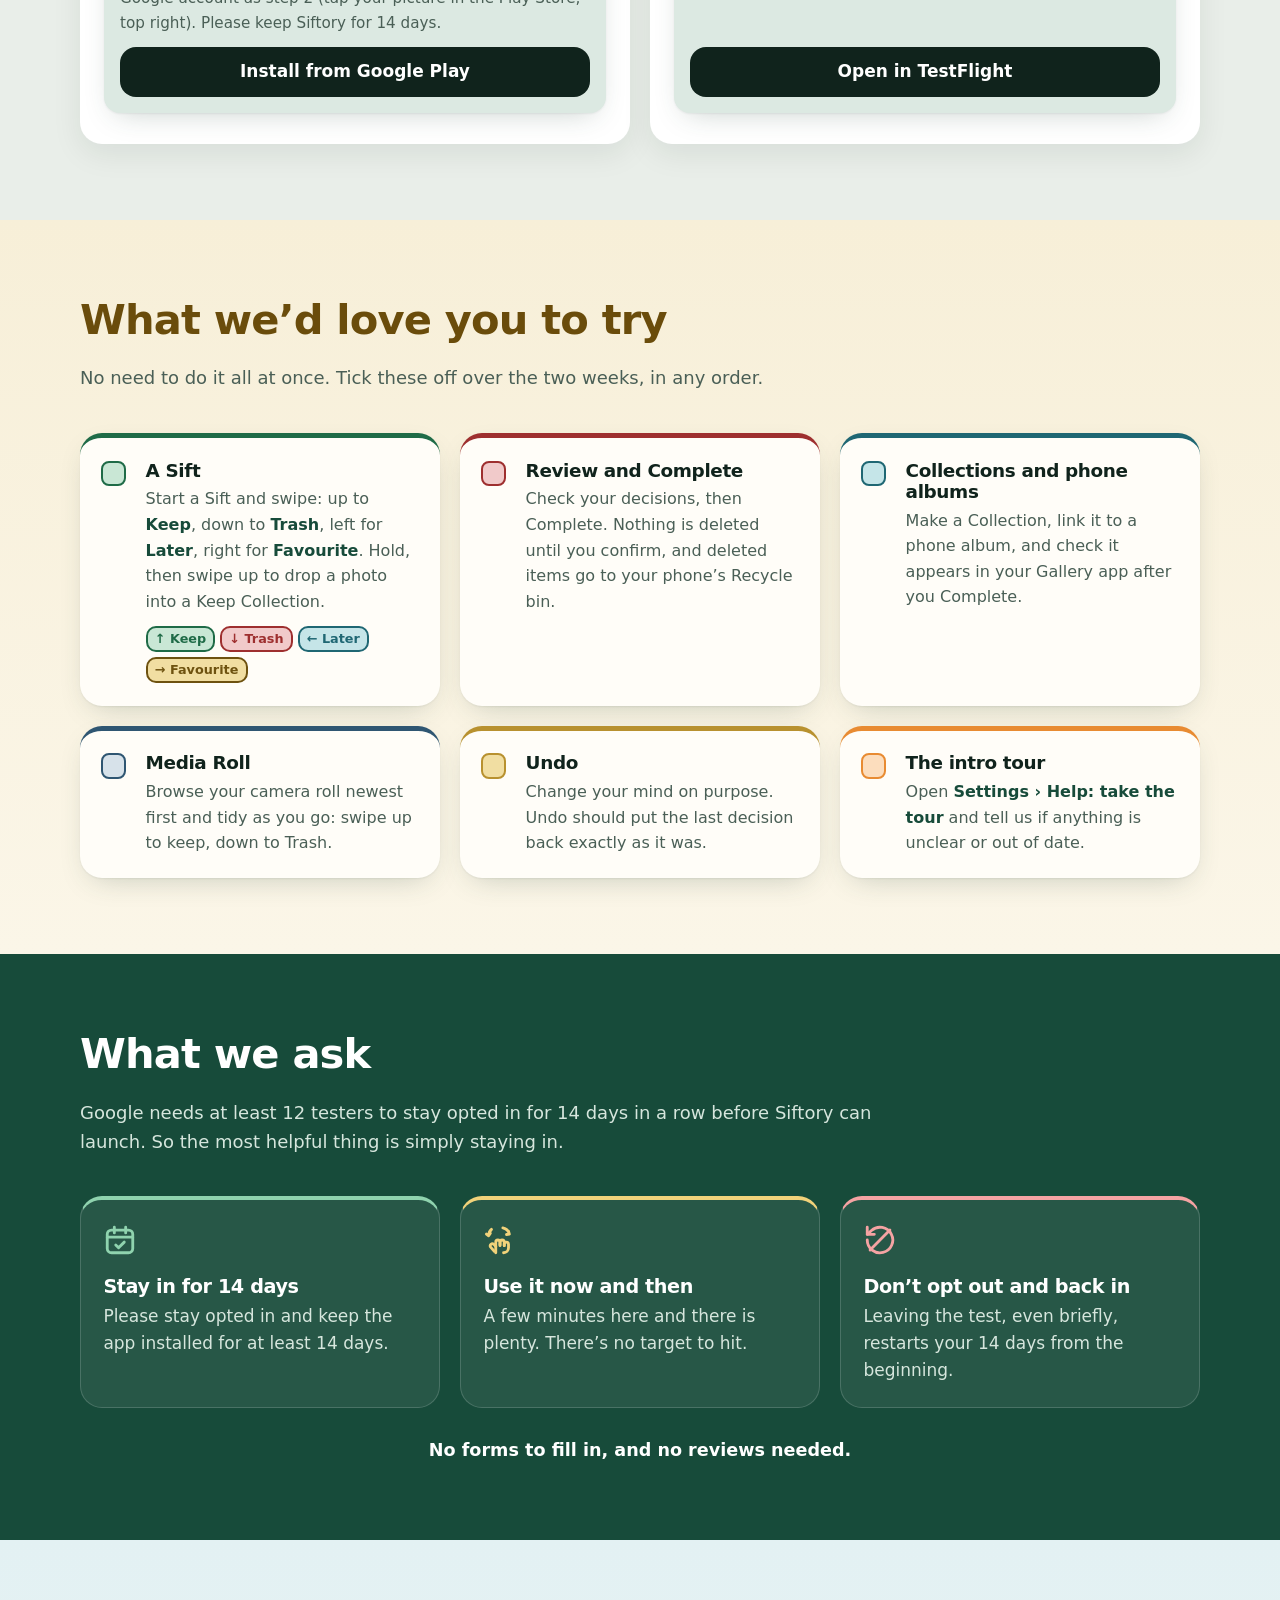
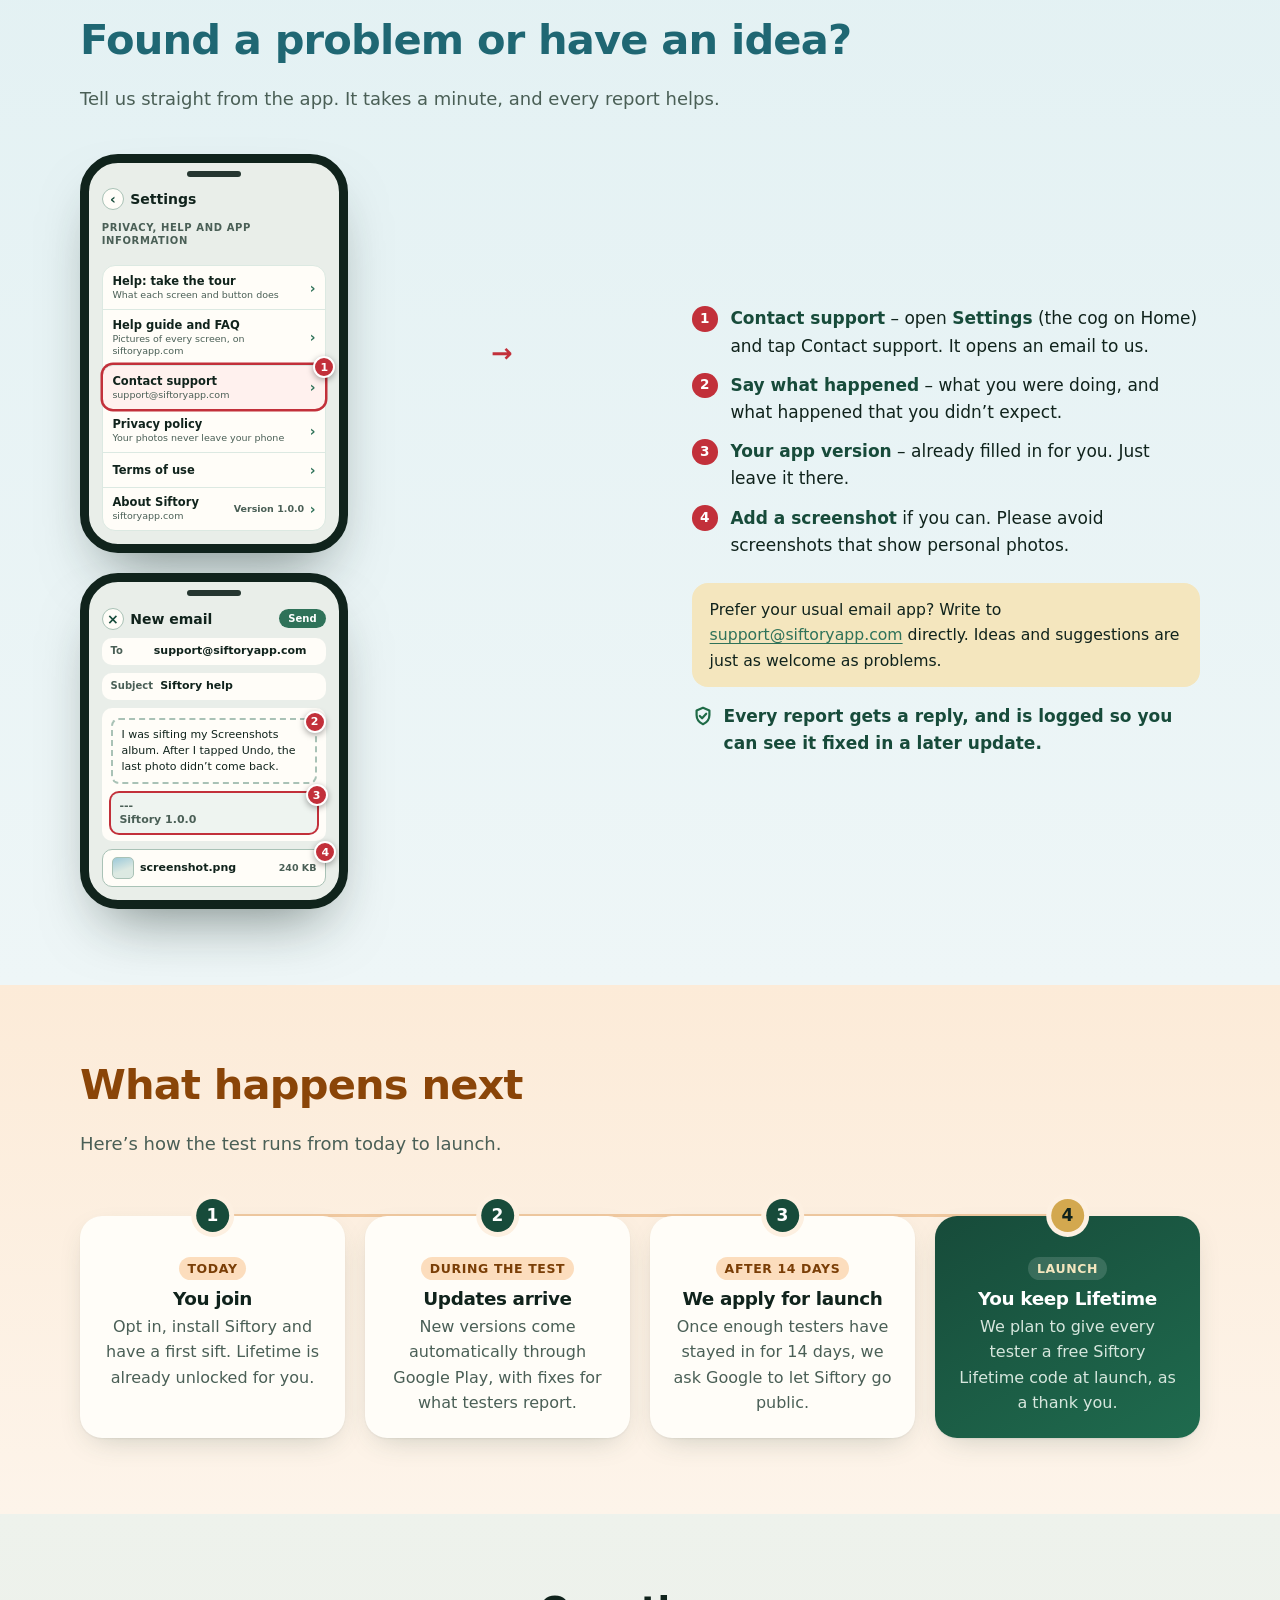
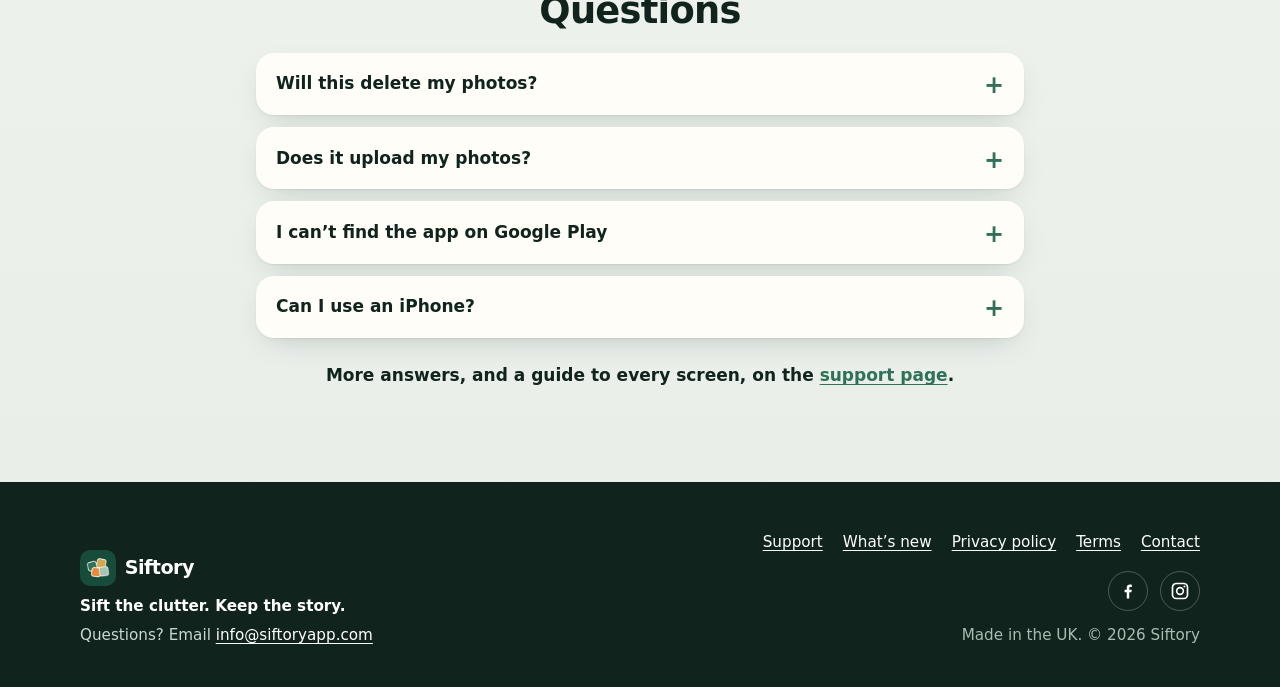
<file: testers.html>
<!doctype html>
<html lang="en-GB">
<head>
<meta charset="utf-8">
<meta name="viewport" content="width=device-width, initial-scale=1">
<title>Siftory testers – Siftory</title>
<meta name="description" content="Be a Siftory tester: how to sign up on Android or iPhone, what to try, and how to report a problem.">
<meta name="robots" content="noindex, nofollow">
<link rel="canonical" href="https://siftoryapp.com/testers">
<meta name="theme-color" content="#174B3A">
<link rel="icon" type="image/png" href="assets/favicon.png">
<link rel="apple-touch-icon" href="assets/icon-192.png">
<meta property="og:type" content="website">
<meta property="og:site_name" content="Siftory">
<meta property="og:title" content="Thanks for testing Siftory">
<meta property="og:description" content="Be a Siftory tester on Android or iPhone: how to sign up, what to try, and how to tell us about a problem.">
<meta property="og:url" content="https://siftoryapp.com/testers">
<meta property="og:image" content="https://siftoryapp.com/assets/og-icon.png">
<meta property="og:locale" content="en_GB">
<meta name="twitter:card" content="summary">
<link rel="stylesheet" href="styles.css?v=36">
<script>document.documentElement.classList.add('js');</script>
</head>
<body class="testers">
<a class="skip-link" href="#main">Skip to content</a>
<header class="site-header">
  <div class="wrap">
    <a class="brand" href="index.html" aria-label="Siftory home"><img src="assets/icon-192.png" alt="" width="36" height="36">Siftory</a>
    <a class="header-cta" href="testers.html">Join the beta</a>
    <button class="nav-toggle" type="button" aria-expanded="false" aria-controls="site-nav">
      <span class="nav-toggle-bars" aria-hidden="true"></span><span class="nav-toggle-label">Menu</span>
    </button>
    <nav class="site-nav" id="site-nav" aria-label="Main">
      <ul>
        <li><a href="index.html#how">How it works</a></li>
        <li><a href="index.html#pricing">Pricing</a></li>
        <li><a href="whats-new.html">What’s new</a></li>
        <li><a href="support.html">Support</a></li>
        <li><a href="privacy.html">Privacy</a></li>
        <li class="nav-cta"><a href="testers.html" aria-current="page">Join the beta</a></li>
      </ul>
    </nav>
    <script>(function(){var h=document.currentScript.closest('.site-header'),b=h.querySelector('.nav-toggle');b.addEventListener('click',function(){var o=h.classList.toggle('nav-open');b.setAttribute('aria-expanded',o);});h.querySelectorAll('.site-nav a').forEach(function(a){a.addEventListener('click',function(){h.classList.remove('nav-open');b.setAttribute('aria-expanded','false');});});})();</script>
  </div>
</header>

<main id="main">
  <!-- Hero -->
  <section class="tst-hero" aria-labelledby="tst-title">
    <div class="wrap">
      <span class="kicker">For testers</span>
      <h1 id="tst-title">Thanks for testing Siftory</h1>
      <p class="lead">Siftory is in testing on Android and iPhone before it launches to everyone. You’re one of a small group trying it on real phones, and your help makes a real difference.</p>
      <ul class="tst-facts" aria-label="The test at a glance">
        <li class="f-test">
          <svg viewBox="0 0 24 24" aria-hidden="true" fill="none" stroke="currentColor" stroke-width="2" stroke-linecap="round" stroke-linejoin="round"><rect x="6" y="2" width="12" height="20" rx="3"/><path d="M10 18h4"/><path d="M9.5 10l2 2 3.5-3.5"/></svg>
          <b>Android &amp; iPhone</b><span>Google Play and TestFlight</span>
        </li>
        <li class="f-life">
          <svg viewBox="0 0 24 24" aria-hidden="true" fill="none" stroke="currentColor" stroke-width="2" stroke-linecap="round" stroke-linejoin="round"><path d="M12 3l2.6 5.6 6.1.7-4.5 4.2 1.2 6L12 16.6 6.6 19.5l1.2-6L3.3 9.3l6.1-.7z"/></svg>
          <b>Lifetime free</b><span>Unlocked for every tester</span>
        </li>
        <li class="f-days">
          <svg viewBox="0 0 24 24" aria-hidden="true" fill="none" stroke="currentColor" stroke-width="2" stroke-linecap="round" stroke-linejoin="round"><rect x="3" y="5" width="18" height="16" rx="3"/><path d="M3 10h18M8 3v4M16 3v4"/></svg>
          <b>About 14 days</b><span>Then we apply for launch</span>
        </li>
      </ul>
      <nav aria-label="On this page">
        <ul class="guide-nav tst-nav">
          <li><a href="#signup">Sign up</a></li>
          <li><a href="#checklist">What to try</a></li>
          <li><a href="#ask">What we ask</a></li>
          <li><a href="#report">Reporting a problem</a></li>
          <li><a href="#next">What happens next</a></li>
          <li><a href="#faq">FAQ</a></li>
        </ul>
      </nav>
    </div>
  </section>

  <!-- Sign up -->
  <section class="tst-signup" id="signup" aria-labelledby="signup-title">
    <div class="wrap">
      <div class="section-head">
        <h2 id="signup-title">Sign up</h2>
        <p>Pick your phone. No need to send us your email address.</p>
      </div>
      <p id="iab-note" hidden style="max-width:640px;margin:0 auto 1.25rem;padding:.9rem 1.1rem;border-radius:14px;background:#FDF1E4;border:1px solid #E8A65A;text-align:center;line-height:1.5"><strong>Opened this from Facebook, Messenger or Instagram?</strong><br>Tap <strong>⋮</strong> or <strong>…</strong> at the top and choose <strong>Open in browser</strong> first, otherwise Google Play’s links won’t work.</p>
      <script>(function(){if(/FBAN|FBAV|FB_IAB|FBIOS|Messenger|Instagram|Snapchat|TikTok|musical_ly|Line\//i.test(navigator.userAgent))document.getElementById('iab-note').hidden=false;})();</script>
      <div class="tst-pair">
        <article class="tst-card">
          <span class="tst-os">Android</span>
          <h3>Google Play</h3>
          <ol class="tst-steps">
            <li>
              <h4>Join the tester group</h4>
              <p>If you’re not signed in to Google, it asks you to sign in first: use the Google account on your phone. Then tap <strong>Join group</strong>. You’ll then see our welcome message saying <strong>“You’re in!”</strong>. Come back here for step 2.</p>
              <a class="btn btn-play" href="https://accounts.google.com/ServiceLogin?continue=https%3A%2F%2Fgroups.google.com%2Fg%2Fsiftory-testers" target="_blank" rel="noopener">Join the group</a>
            </li>
            <li>
              <h4>Become a tester</h4>
              <p>Come back here and tap the button, then tap <strong>Become a tester</strong> on Google Play’s page.</p>
              <a class="btn btn-play" href="https://accounts.google.com/ServiceLogin?continue=https%3A%2F%2Fplay.google.com%2Fapps%2Ftesting%2Fcom.siftory.app" target="_blank" rel="noopener">Become a tester</a>
            </li>
            <li>
              <h4>Install Siftory</h4>
              <p>Tap <strong>Install</strong>. If Play says <strong>“Item not found”</strong>, wait 10 minutes and try again, and check the Play Store is using the same Google account as step 2 (tap your picture in the Play Store, top right). Please keep Siftory for 14 days.</p>
              <a class="btn btn-play" href="https://play.google.com/store/apps/details?id=com.siftory.app" target="_blank" rel="noopener">Install from Google Play</a>
            </li>
          </ol>
        </article>
        <article class="tst-card">
          <span class="tst-os">iPhone</span>
          <h3>Apple TestFlight</h3>
          <ol class="tst-steps">
            <li>
              <h4>Get TestFlight</h4>
              <p>Apple’s free app for testing apps before they launch. You need iOS 16.4 or newer.</p>
              <a class="btn btn-play" href="https://apps.apple.com/app/testflight/id899247664" target="_blank" rel="noopener">Get TestFlight</a>
            </li>
            <li>
              <h4>Join Siftory</h4>
              <p>Come back here and tap the button, then tap <strong>Accept</strong> in TestFlight.</p>
              <a class="btn btn-play" href="https://testflight.apple.com/join/jcdTAqT4" target="_blank" rel="noopener">Join Siftory</a>
            </li>
            <li>
              <h4>Install Siftory</h4>
              <p>Tap <strong>Install</strong> in TestFlight. Updates arrive there too.</p>
              <a class="btn btn-play" href="https://testflight.apple.com/join/jcdTAqT4" target="_blank" rel="noopener">Open in TestFlight</a>
            </li>
          </ol>
        </article>
      </div>
    </div>
  </section>

  <!-- What to try -->
  <section class="tst-try" id="checklist" aria-labelledby="try-title">
    <div class="wrap">
      <div class="section-head">
        <h2 id="try-title">What we’d love you to try</h2>
        <p>No need to do it all at once. Tick these off over the two weeks, in any order.</p>
      </div>
      <ul class="tst-checks">
        <li class="c1">
          <h3>A Sift</h3>
          <p>Start a Sift and swipe: up to <strong>Keep</strong>, down to <strong>Trash</strong>, left for <strong>Later</strong>, right for <strong>Favourite</strong>. Hold, then swipe up to drop a photo into a Keep Collection.</p>
          <ul class="dir-list" aria-label="Swipe directions">
            <li data-dir="up">↑ Keep</li>
            <li data-dir="down">↓ Trash</li>
            <li data-dir="left">← Later</li>
            <li data-dir="right">→ Favourite</li>
          </ul>
        </li>
        <li class="c2">
          <h3>Review and Complete</h3>
          <p>Check your decisions, then Complete. Nothing is deleted until you confirm, and deleted items go to your phone’s Recycle bin.</p>
        </li>
        <li class="c3">
          <h3>Collections and phone albums</h3>
          <p>Make a Collection, link it to a phone album, and check it appears in your Gallery app after you Complete.</p>
        </li>
        <li class="c4">
          <h3>Media Roll</h3>
          <p>Browse your camera roll newest first and tidy as you go: swipe up to keep, down to Trash.</p>
        </li>
        <li class="c5">
          <h3>Undo</h3>
          <p>Change your mind on purpose. Undo should put the last decision back exactly as it was.</p>
        </li>
        <li class="c6">
          <h3>The intro tour</h3>
          <p>Open <strong>Settings › Help: take the tour</strong> and tell us if anything is unclear or out of date.</p>
        </li>
      </ul>
    </div>
  </section>

  <!-- What we ask -->
  <section class="band tst-ask" id="ask" aria-labelledby="ask-title">
    <div class="wrap">
      <div class="section-head">
        <h2 id="ask-title">What we ask</h2>
        <p>Google needs at least 12 testers to stay opted in for 14 days in a row before Siftory can launch. So the most helpful thing is simply staying in.</p>
      </div>
      <ul class="tst-asks">
        <li>
          <svg viewBox="0 0 24 24" aria-hidden="true" fill="none" stroke="currentColor" stroke-width="2" stroke-linecap="round" stroke-linejoin="round"><rect x="3" y="5" width="18" height="16" rx="3"/><path d="M3 10h18M8 3v4M16 3v4"/><path d="M9 15.5l2 2 4-4"/></svg>
          <h3>Stay in for 14 days</h3>
          <p>Please stay opted in and keep the app installed for at least 14 days.</p>
        </li>
        <li>
          <svg viewBox="0 0 24 24" aria-hidden="true" fill="none" stroke="currentColor" stroke-width="2" stroke-linecap="round" stroke-linejoin="round"><path d="M9 21v-7.5a1.5 1.5 0 0 1 3 0V16"/><path d="M12 15.5v-2a1.5 1.5 0 0 1 3 0v2.5"/><path d="M15 16v-1a1.5 1.5 0 0 1 3 0v2.5c0 2-1.5 3.5-3.5 3.5"/><path d="M9 16.5 7.6 15a1.5 1.5 0 0 0-2.2 2l2.6 3"/><path d="M6 4.5A6 6 0 0 0 4 9m1.2-1.8L4 9 2.4 7.8"/><path d="M14 3.5a6 6 0 0 1 4.6 4.3m-.6-2 .6 2-2 .3"/></svg>
          <h3>Use it now and then</h3>
          <p>A few minutes here and there is plenty. There’s no target to hit.</p>
        </li>
        <li>
          <svg viewBox="0 0 24 24" aria-hidden="true" fill="none" stroke="currentColor" stroke-width="2" stroke-linecap="round" stroke-linejoin="round"><path d="M3 12a9 9 0 1 0 3-6.7L3 8"/><path d="M3 3v5h5"/><path d="M5 19 19 5"/></svg>
          <h3>Don’t opt out and back in</h3>
          <p>Leaving the test, even briefly, restarts your 14 days from the beginning.</p>
        </li>
      </ul>
      <p class="tst-ask-foot">No forms to fill in, and no reviews needed.</p>
    </div>
  </section>

  <!-- Reporting -->
  <section class="tst-report" id="report" aria-labelledby="report-title">
    <div class="wrap">
      <div class="section-head">
        <h2 id="report-title">Found a problem or have an idea?</h2>
        <p>Tell us straight from the app. It takes a minute, and every report helps.</p>
      </div>
      <div class="tst-split tst-split-r">
        <figure class="tst-fig tst-pair">
          <div class="phone short tst-settings" role="img" aria-label="Settings screen mock: the Privacy, help and app information section, with marker 1 on the Contact support row">
            <div class="m-head"><span class="tst-back">‹</span><span class="m-grow">Settings</span></div>
            <p class="m-label">Privacy, help and app information</p>
            <div class="tst-list">
              <div class="tst-row"><span class="m-grow"><b>Help: take the tour</b><small>What each screen and button does</small></span><i>›</i></div>
              <div class="tst-row"><span class="m-grow"><b>Help guide and FAQ</b><small>Pictures of every screen, on siftoryapp.com</small></span><i>›</i></div>
              <div class="tst-row is-hl"><span class="m-grow"><b>Contact support</b><small>support@siftoryapp.com</small></span><i>›</i><span class="mk r">1</span></div>
              <div class="tst-row"><span class="m-grow"><b>Privacy policy</b><small>Your photos never leave your phone</small></span><i>›</i></div>
              <div class="tst-row"><span class="m-grow"><b>Terms of use</b></span><i>›</i></div>
              <div class="tst-row"><span class="m-grow"><b>About Siftory</b><small>siftoryapp.com</small></span><em>Version 1.0.0</em><i>›</i></div>
            </div>
          </div>
          <span class="tst-arrow" aria-hidden="true">→</span>
          <div class="phone short tst-mail" role="img" aria-label="Email mock: marker 2 on the message, marker 3 on the app version line, marker 4 on an attached screenshot">
            <div class="m-head"><span class="tst-back">×</span><span class="m-grow">New email</span><span class="tst-send">Send</span></div>
            <div class="tst-field"><small>To</small>support@siftoryapp.com</div>
            <div class="tst-field"><small>Subject</small>Siftory help</div>
            <div class="tst-body">
              <p class="tst-msg">I was sifting my Screenshots album. After I tapped Undo, the last photo didn’t come back.<span class="mk r">2</span></p>
              <p class="tst-ver">---<br>Siftory 1.0.0<span class="mk r">3</span></p>
            </div>
            <div class="tst-attach"><span class="tst-clip"></span>screenshot.png<small>240 KB</small><span class="mk r">4</span></div>
          </div>
        </figure>
        <div>
          <ol class="legend">
            <li><strong>Contact support</strong> – open <strong>Settings</strong> (the cog on Home) and tap Contact support. It opens an email to us.</li>
            <li><strong>Say what happened</strong> – what you were doing, and what happened that you didn’t expect.</li>
            <li><strong>Your app version</strong> – already filled in for you. Just leave it there.</li>
            <li><strong>Add a screenshot</strong> if you can. Please avoid screenshots that show personal photos.</li>
          </ol>
          <p class="note">Prefer your usual email app? Write to <a href="mailto:support@siftoryapp.com?subject=Siftory%20help">support@siftoryapp.com</a> directly. Ideas and suggestions are just as welcome as problems.</p>
          <p class="tst-promise"><svg viewBox="0 0 24 24" aria-hidden="true" fill="none" stroke="currentColor" stroke-width="2.4" stroke-linecap="round" stroke-linejoin="round"><path d="M12 3l7 3v5c0 4.5-3 8.3-7 10-4-1.7-7-5.5-7-10V6z"/><path d="M8.5 12l2.5 2.5 4.5-5"/></svg>Every report gets a reply, and is logged so you can see it fixed in a later update.</p>
        </div>
      </div>
    </div>
  </section>

  <!-- What happens next -->
  <section class="tst-next" id="next" aria-labelledby="next-title">
    <div class="wrap">
      <div class="section-head">
        <h2 id="next-title">What happens next</h2>
        <p>Here’s how the test runs from today to launch.</p>
      </div>
      <ol class="tst-timeline">
        <li><span class="when">Today</span><h3>You join</h3><p>Opt in, install Siftory and have a first sift. Lifetime is already unlocked for you.</p></li>
        <li><span class="when">During the test</span><h3>Updates arrive</h3><p>New versions come automatically through Google Play, with fixes for what testers report.</p></li>
        <li><span class="when">After 14 days</span><h3>We apply for launch</h3><p>Once enough testers have stayed in for 14 days, we ask Google to let Siftory go public.</p></li>
        <li><span class="when">Launch</span><h3>You keep Lifetime</h3><p>We plan to give every tester a free Siftory Lifetime code at launch, as a thank you.</p></li>
      </ol>
    </div>
  </section>

  <!-- FAQ -->
  <section id="faq" aria-labelledby="faq-title">
    <div class="wrap faq faq-home">
      <h2 id="faq-title">Questions</h2>
      <details>
        <summary>Will this delete my photos?</summary>
        <div class="answer"><p>Only what you confirm. Swiping down just puts an item in Siftory’s Trash. Nothing on your phone changes until you review and tap Complete, and Android asks you to allow it too. Deleted items go to your phone’s Recycle bin, where Android normally keeps them for around 30 days, so you can still get them back.</p></div>
      </details>
      <details>
        <summary>Does it upload my photos?</summary>
        <div class="answer"><p>No. Everything happens on your phone. There’s no account, and Siftory has no servers that store your photos or videos. The <a href="privacy.html">privacy policy</a> has the details.</p></div>
      </details>
      <details>
        <summary>I can’t find the app on Google Play</summary>
        <div class="answer">
          <p>Check that the Play Store on your phone is signed in to the same Gmail address you gave me. If you have more than one Google account, switch to that one in the Play Store.</p>
          <p>Open the opt-in link and tap <strong>Become a tester</strong> first, then use the Google Play link on that page. If it still doesn’t show, wait a few minutes and try again. Still stuck? Email <a href="mailto:support@siftoryapp.com?subject=Siftory%20tester%20help">support@siftoryapp.com</a>.</p>
        </div>
      </details>
      <details>
        <summary>Can I use an iPhone?</summary>
        <div class="answer"><p>Not yet. Siftory is Android only for now.</p></div>
      </details>
      <p class="faq-more">More answers, and a guide to every screen, on the <a href="support.html">support page</a>.</p>
    </div>
  </section>
</main>

<footer class="site-footer">
  <div class="wrap">
    <div>
      <a class="brand" href="index.html"><img src="assets/icon-192.png" alt="" width="32" height="32">Siftory</a>
      <p class="footer-tagline">Sift the clutter. Keep the story.</p>
      <p>Questions? Email <a href="mailto:info@siftoryapp.com">info@siftoryapp.com</a></p>
    </div>
    <nav aria-label="Footer">
      <ul>
        <li><a href="support.html">Support</a></li>
        <li><a href="whats-new.html">What’s new</a></li>
        <li><a href="privacy.html">Privacy policy</a></li>
        <li><a href="terms.html">Terms</a></li>
        <li><a href="mailto:info@siftoryapp.com">Contact</a></li>
      </ul>
      <p class="footer-social">
        <a href="https://www.facebook.com/siftory" target="_blank" rel="noopener" aria-label="Siftory on Facebook"><svg viewBox="0 0 24 24" aria-hidden="true"><path fill="currentColor" d="M13.5 21v-7.5h2.6l.4-3h-3V8.6c0-.9.3-1.5 1.5-1.5h1.6V4.4c-.3 0-1.2-.1-2.3-.1-2.3 0-3.8 1.4-3.8 3.9v2.3H7.9v3h2.6V21z"/></svg></a>
        <a href="https://www.instagram.com/siftory.app/" target="_blank" rel="noopener" aria-label="Siftory on Instagram"><svg viewBox="0 0 24 24" aria-hidden="true"><path fill="none" stroke="currentColor" stroke-width="2" d="M7.5 3h9A4.5 4.5 0 0 1 21 7.5v9a4.5 4.5 0 0 1-4.5 4.5h-9A4.5 4.5 0 0 1 3 16.5v-9A4.5 4.5 0 0 1 7.5 3z"/><circle cx="12" cy="12" r="4" fill="none" stroke="currentColor" stroke-width="2"/><circle cx="17.3" cy="6.7" r="1.2" fill="currentColor"/></svg></a>
      </p>
      <p class="footer-meta">Made in the UK. © 2026 Siftory</p>
    </nav>
  </div>
</footer>
<!-- Cloudflare Web Analytics --><script defer src="https://static.cloudflareinsights.com/beacon.min.js" data-cf-beacon='{"token": "d59dade7070a4a569c4faf04e02e4722"}'></script><!-- End Cloudflare Web Analytics -->
</body>
</html>
</file>
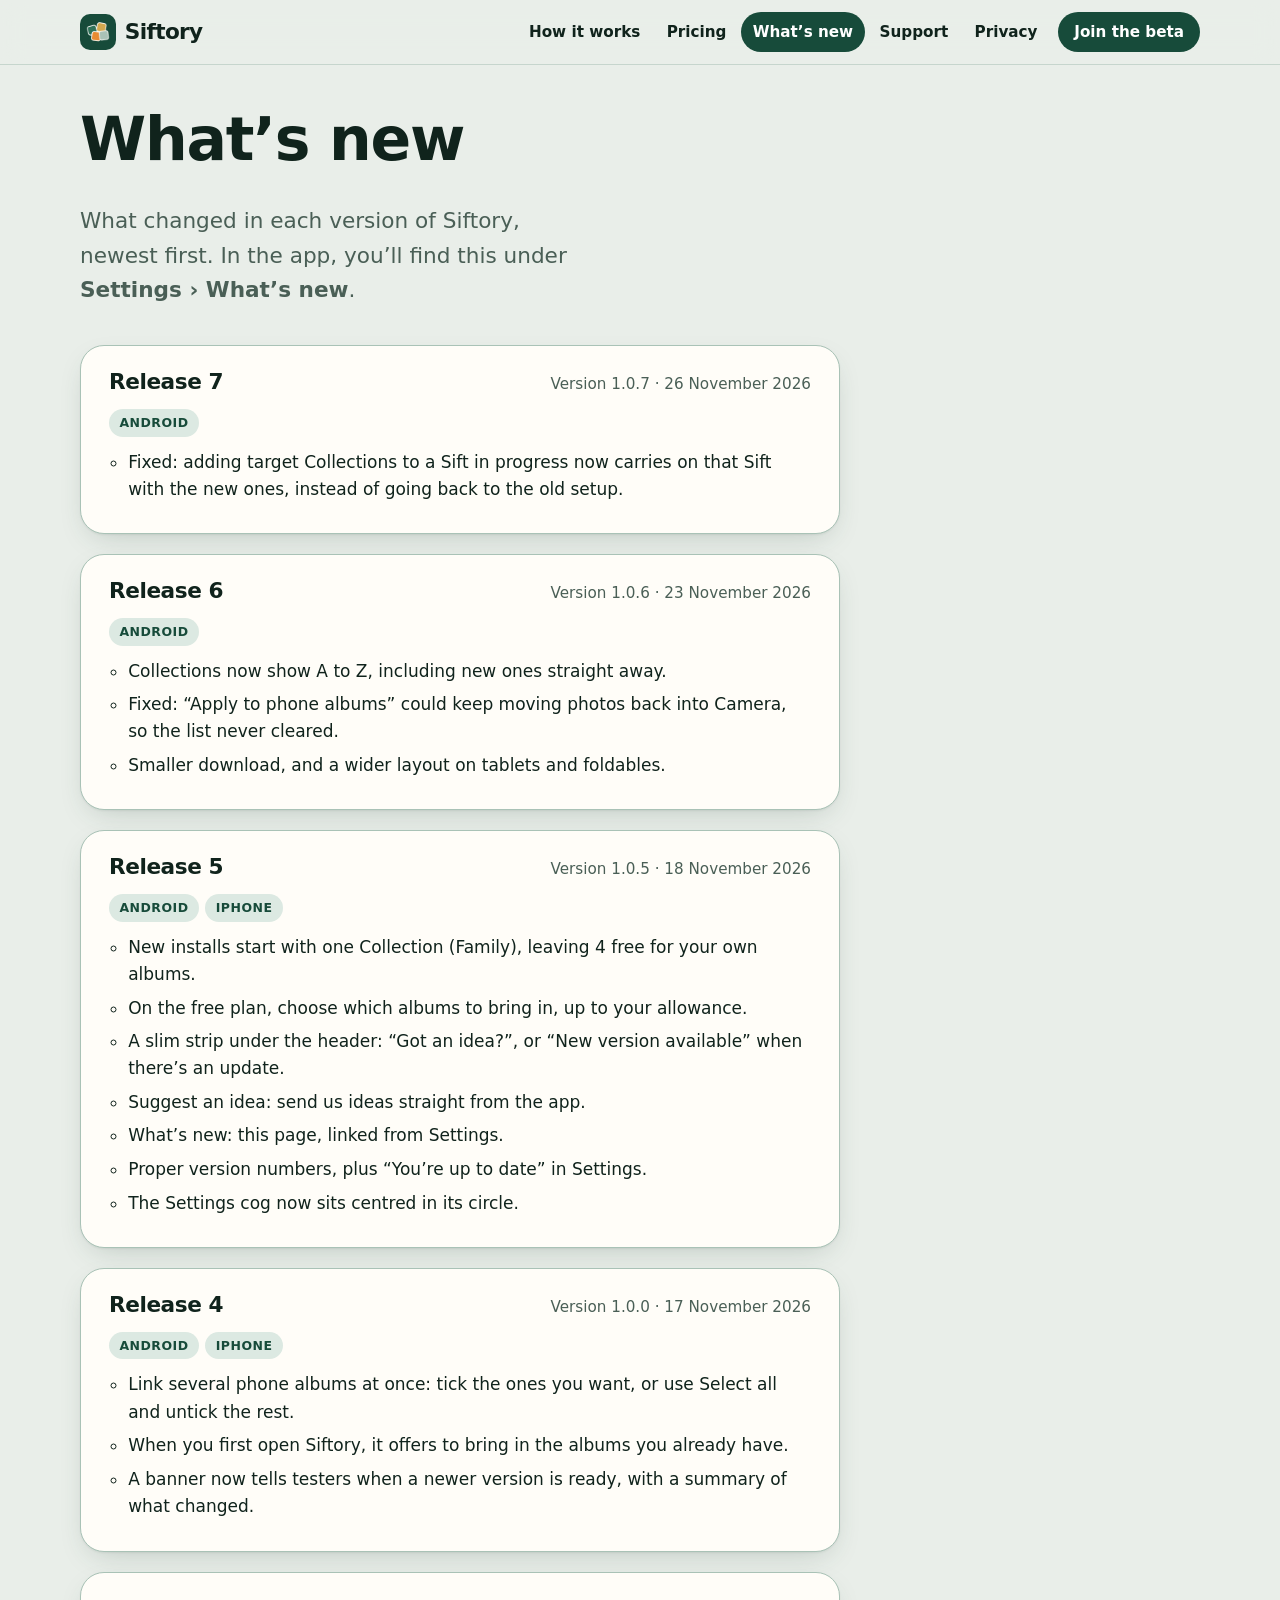
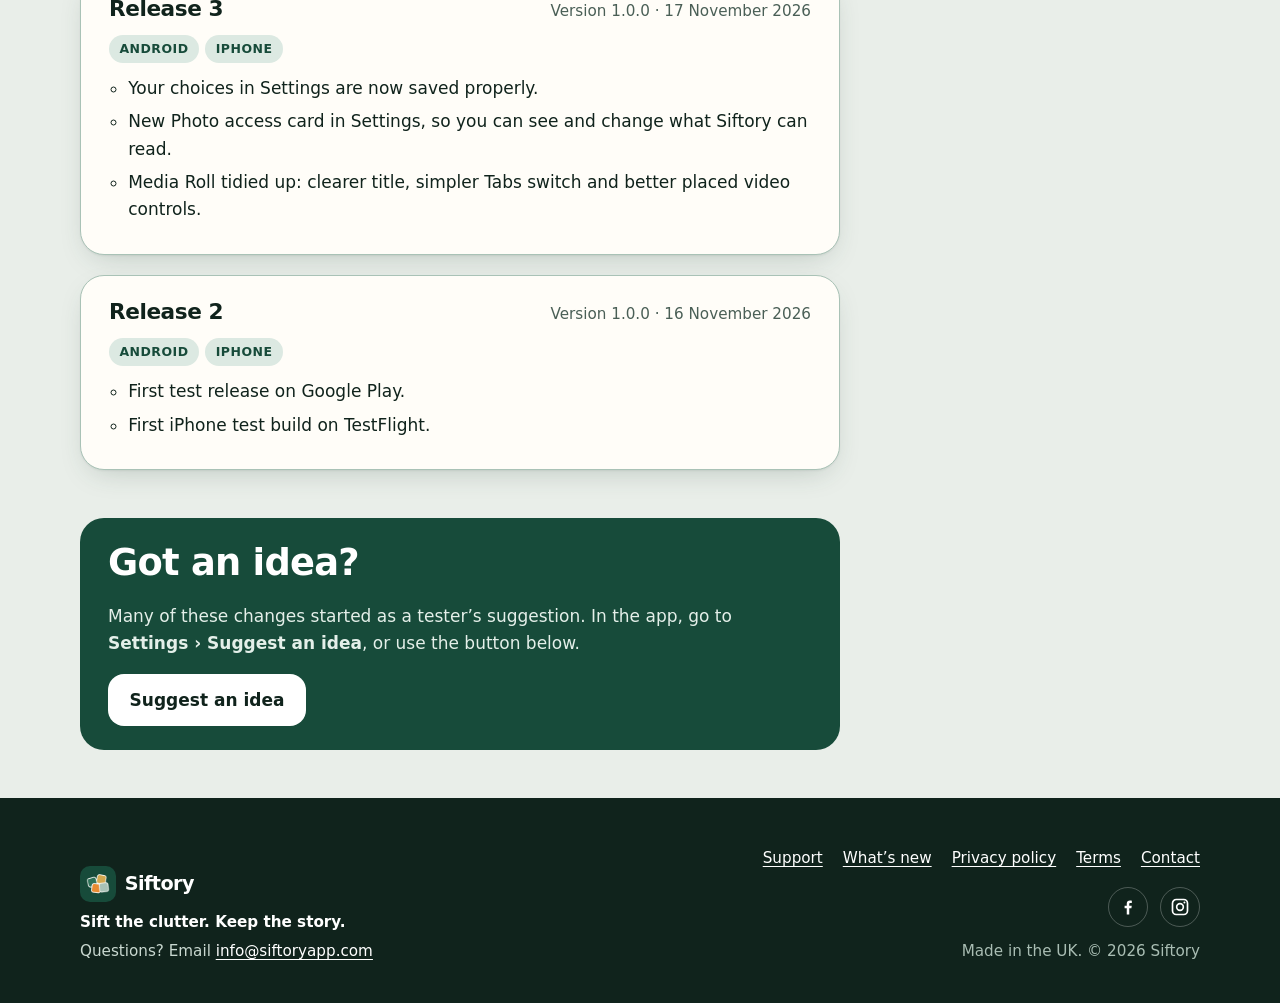
<file: whats-new.html>
<!doctype html>
<html lang="en-GB">
<head>
<meta charset="utf-8">
<meta name="viewport" content="width=device-width, initial-scale=1">
<title>What’s new – Siftory</title>
<meta name="description" content="What changed in each version of Siftory, what’s coming next, and how to suggest an idea.">
<link rel="canonical" href="https://siftoryapp.com/whats-new.html">
<meta name="theme-color" content="#174B3A">
<link rel="icon" type="image/png" href="assets/favicon.png">
<link rel="apple-touch-icon" href="assets/icon-192.png">
<meta property="og:type" content="website">
<meta property="og:site_name" content="Siftory">
<meta property="og:title" content="What’s new in Siftory">
<meta property="og:description" content="What changed in each version of Siftory, and what’s coming next.">
<meta property="og:url" content="https://siftoryapp.com/whats-new.html">
<meta property="og:image" content="https://siftoryapp.com/assets/og-icon.png">
<meta property="og:locale" content="en_GB">
<meta name="twitter:card" content="summary">
<link rel="stylesheet" href="styles.css?v=36">
<script>document.documentElement.classList.add('js');</script>
</head>
<body>
<a class="skip-link" href="#main">Skip to content</a>
<header class="site-header">
  <div class="wrap">
    <a class="brand" href="index.html" aria-label="Siftory home"><img src="assets/icon-192.png" alt="" width="36" height="36">Siftory</a>
    <a class="header-cta" href="testers.html">Join the beta</a>
    <button class="nav-toggle" type="button" aria-expanded="false" aria-controls="site-nav">
      <span class="nav-toggle-bars" aria-hidden="true"></span><span class="nav-toggle-label">Menu</span>
    </button>
    <nav class="site-nav" id="site-nav" aria-label="Main">
      <ul>
        <li><a href="index.html#how">How it works</a></li>
        <li><a href="index.html#pricing">Pricing</a></li>
        <li><a href="whats-new.html" aria-current="page">What’s new</a></li>
        <li><a href="support.html">Support</a></li>
        <li><a href="privacy.html">Privacy</a></li>
        <li class="nav-cta"><a href="testers.html">Join the beta</a></li>
      </ul>
    </nav>
    <script>(function(){var h=document.currentScript.closest('.site-header'),b=h.querySelector('.nav-toggle');b.addEventListener('click',function(){var o=h.classList.toggle('nav-open');b.setAttribute('aria-expanded',o);});h.querySelectorAll('.site-nav a').forEach(function(a){a.addEventListener('click',function(){h.classList.remove('nav-open');b.setAttribute('aria-expanded','false');});});})();</script>
  </div>
</header>

<main id="main">
  <div class="wrap">
    <div class="page-head">
      <h1>What’s new</h1>
      <p class="lead">What changed in each version of Siftory, newest first. In the app, you’ll find this under <strong>Settings › What’s new</strong>.</p>
    </div>

    <ol class="rel-list" id="release-list" aria-label="Releases">
      <li class="rel"><p>Loading the release notes… If nothing appears, <a href="app-release.json">see them here</a>.</p></li>
    </ol>

    <section class="rel-ideas" aria-labelledby="ideas-title">
      <h2 id="ideas-title">Got an idea?</h2>
      <p>Many of these changes started as a tester’s suggestion. In the app, go to <strong>Settings › Suggest an idea</strong>, or use the button below.</p>
      <a class="btn btn-light" href="https://docs.google.com/forms/d/e/1FAIpQLSfNYIwI2eBPRXgjNo7Y2f-T8-TuUnlkzFNJu38gPsRJ34gXCQ/viewform" target="_blank" rel="noopener">Suggest an idea</a>
    </section>
  </div>
</main>

<script>
(function () {
  var list = document.getElementById('release-list');
  function el(tag, cls, text) { var n = document.createElement(tag); if (cls) n.className = cls; if (text) n.textContent = text; return n; }
  function card(title, meta, tags, notes, extraClass) {
    var li = el('li', 'rel' + (extraClass ? ' ' + extraClass : ''));
    var head = el('div', 'rel-head');
    head.appendChild(el('h2', null, title));
    if (meta) head.appendChild(el('span', 'rel-meta', meta));
    li.appendChild(head);
    if (tags.length) {
      var t = el('div', 'rel-tags');
      tags.forEach(function (tag) { t.appendChild(el('span', 'rel-tag' + (tag === 'Coming next' ? ' rel-tag-next' : ''), tag)); });
      li.appendChild(t);
    }
    var ul = el('ul');
    notes.forEach(function (note) { ul.appendChild(el('li', null, note)); });
    li.appendChild(ul);
    return li;
  }
  fetch('app-release.json', { cache: 'no-cache' })
    .then(function (r) { return r.json(); })
    .then(function (data) {
      list.textContent = '';
      if (data.next && data.next.notes && data.next.notes.length) {
        list.appendChild(card('Version ' + data.next.version, 'In testing now', ['Coming next'], data.next.notes, 'rel-next'));
      }
      (data.history || []).forEach(function (r) {
        list.appendChild(card('Release ' + r.release, 'Version ' + r.version + ' · ' + r.date, r.platforms || [], r.notes || []));
      });
    })
    .catch(function () { /* keep the fallback link */ });
})();
</script>

<footer class="site-footer">
  <div class="wrap">
    <div>
      <a class="brand" href="index.html"><img src="assets/icon-192.png" alt="" width="32" height="32">Siftory</a>
      <p class="footer-tagline">Sift the clutter. Keep the story.</p>
      <p>Questions? Email <a href="mailto:info@siftoryapp.com">info@siftoryapp.com</a></p>
    </div>
    <nav aria-label="Footer">
      <ul>
        <li><a href="support.html">Support</a></li>
        <li><a href="whats-new.html">What’s new</a></li>
        <li><a href="privacy.html">Privacy policy</a></li>
        <li><a href="terms.html">Terms</a></li>
        <li><a href="mailto:info@siftoryapp.com">Contact</a></li>
      </ul>
      <p class="footer-social">
        <a href="https://www.facebook.com/siftory" target="_blank" rel="noopener" aria-label="Siftory on Facebook"><svg viewBox="0 0 24 24" aria-hidden="true"><path fill="currentColor" d="M13.5 21v-7.5h2.6l.4-3h-3V8.6c0-.9.3-1.5 1.5-1.5h1.6V4.4c-.3 0-1.2-.1-2.3-.1-2.3 0-3.8 1.4-3.8 3.9v2.3H7.9v3h2.6V21z"/></svg></a>
        <a href="https://www.instagram.com/siftory.app/" target="_blank" rel="noopener" aria-label="Siftory on Instagram"><svg viewBox="0 0 24 24" aria-hidden="true"><path fill="none" stroke="currentColor" stroke-width="2" d="M7.5 3h9A4.5 4.5 0 0 1 21 7.5v9a4.5 4.5 0 0 1-4.5 4.5h-9A4.5 4.5 0 0 1 3 16.5v-9A4.5 4.5 0 0 1 7.5 3z"/><circle cx="12" cy="12" r="4" fill="none" stroke="currentColor" stroke-width="2"/><circle cx="17.3" cy="6.7" r="1.2" fill="currentColor"/></svg></a>
      </p>
      <p class="footer-meta">Made in the UK. © 2026 Siftory</p>
    </nav>
  </div>
</footer>
<!-- Cloudflare Web Analytics --><script defer src="https://static.cloudflareinsights.com/beacon.min.js" data-cf-beacon='{"token": "d59dade7070a4a569c4faf04e02e4722"}'></script><!-- End Cloudflare Web Analytics -->
</body>
</html>
</file>
<file: styles.css>
/* Siftory website. Colours from the app theme (src/theme/app-theme.ts). */
:root {
  --page: #E9EEE9;
  --card: #FFFDF8;
  --tint: #EEF4F0;
  --pale: #DCE9E2;
  --deep: #174B3A;
  --primary: #2F7259;
  --ink: #10231C;
  --muted: #4A5F56;
  --line: #A9C2B6;
  --gold: #D3A84F;
  --gold-soft: #F4E6BE;
  --orange: #E88B32;
  --sift: #F0A85E;
  --coll: #8FC2A8;
  --danger: #A33A32;
  --marker: #C2303A;
  --keep: #1F6B47; --keep-bg: #C9E7D5;
  --later: #1F6773; --later-bg: #C5E5E8;
  --fav: #6E5210; --fav-bg: #F1DEA2;
  --trash: #9E2F2F; --trash-bg: #F1CACA;
  --browse: #2F5672; --browse-bg: #D7E2EA;
  --radius: 24px;
  --shadow: 0 1px 2px rgba(16, 35, 28, .06), 0 10px 30px -12px rgba(40, 71, 59, .28);
  --font: system-ui, -apple-system, "Segoe UI", Roboto, "Helvetica Neue", Arial, sans-serif;
  --wrap: 1120px;
}

*, *::before, *::after { box-sizing: border-box; }
html { -webkit-text-size-adjust: 100%; scroll-behavior: smooth; }
body {
  margin: 0;
  font-family: var(--font);
  font-size: 1.0625rem;
  line-height: 1.6;
  color: var(--ink);
  background: var(--page);
}
img { max-width: 100%; height: auto; display: block; }
a { color: var(--primary); text-underline-offset: .18em; }
a:hover { color: var(--deep); }
h1, h2, h3 { line-height: 1.15; letter-spacing: -.02em; margin: 0 0 .5em; }
h1 { font-size: clamp(2.25rem, 8vw, 3.75rem); font-weight: 900; }
h2 { font-size: clamp(1.6rem, 5vw, 2.3rem); font-weight: 900; }
h3 { font-size: 1.2rem; font-weight: 800; }
p { margin: 0 0 1em; }

:focus-visible { outline: 3px solid var(--orange); outline-offset: 3px; border-radius: 6px; }
.skip-link {
  position: absolute; left: 1rem; top: -4rem; z-index: 10;
  background: var(--deep); color: #fff; padding: .6rem 1rem; border-radius: 12px; font-weight: 800;
}
.skip-link:focus { top: 1rem; color: #fff; }
.visually-hidden {
  position: absolute !important; width: 1px; height: 1px; overflow: hidden;
  clip: rect(0 0 0 0); white-space: nowrap;
}

.wrap { width: min(100% - 2.5rem, var(--wrap)); margin-inline: auto; }

/* Header */
.site-header {
  position: sticky; top: 0; z-index: 20;
  background: rgba(233, 238, 233, .88);
  backdrop-filter: saturate(1.4) blur(12px);
  -webkit-backdrop-filter: saturate(1.4) blur(12px);
  border-bottom: 1px solid rgba(169, 194, 182, .55);
}
.site-header .wrap { display: flex; align-items: center; justify-content: space-between; gap: 1rem; min-height: 64px; }
.brand { display: inline-flex; align-items: center; gap: .55rem; text-decoration: none; color: var(--ink); font-weight: 900; font-size: 1.35rem; letter-spacing: -.03em; }
.brand img { width: 36px; height: 36px; border-radius: 10px; }
.brand:hover { color: var(--ink); }
.site-nav ul { display: flex; align-items: center; gap: .15rem; list-style: none; margin: 0; padding: 0; }
.site-nav a {
  display: inline-block; padding: .5rem .75rem; border-radius: 999px;
  text-decoration: none; font-weight: 700; font-size: .95rem; color: var(--ink);
}
.site-nav a:hover { background: var(--pale); color: var(--ink); }
.site-nav a[aria-current="page"] { background: var(--deep); color: #fff; }
.site-nav .nav-cta a { background: var(--deep); color: #fff; margin-left: .4rem; padding-inline: 1rem; }
.site-nav .nav-cta a:hover { background: var(--ink); color: #fff; }
/* Menu button and compact beta button: phones and small tablets only */
.nav-toggle, .header-cta { display: none; }
@media (max-width: 959px) {
  .site-header .wrap { flex-wrap: wrap; }
  .js .header-cta {
    display: inline-flex; align-items: center; margin-left: auto; min-height: 44px; padding: .45rem .95rem;
    border-radius: 999px; background: var(--deep); color: #fff; font-weight: 800; font-size: .95rem; text-decoration: none;
  }
  .js .header-cta:hover { background: var(--ink); color: #fff; }
  .site-header .wrap { gap: .5rem; }
  .js .nav-toggle {
    display: inline-flex; align-items: center; gap: .5rem;
    min-height: 44px; padding: .45rem .9rem; border-radius: 999px;
    border: 1px solid var(--line); background: var(--card); color: var(--ink);
    font: inherit; font-weight: 800; font-size: .95rem; cursor: pointer;
  }
  .nav-toggle-bars, .nav-toggle-bars::before, .nav-toggle-bars::after {
    display: block; width: 18px; height: 2px; border-radius: 2px; background: currentColor; content: ""; position: relative;
  }
  .nav-toggle-bars::before { position: absolute; top: -6px; }
  .nav-toggle-bars::after { position: absolute; top: 6px; }
  .nav-open .nav-toggle-bars { background: transparent; }
  .nav-open .nav-toggle-bars::before { top: 0; transform: rotate(45deg); }
  .nav-open .nav-toggle-bars::after { top: 0; transform: rotate(-45deg); }
  /* Closed: hide the menu (with JS); open: full-width list under the header. */
  .js .site-nav { display: none; flex-basis: 100%; }
  .js .nav-open .site-nav { display: block; padding: .25rem 0 1rem; }
  .js .site-nav ul { flex-direction: column; align-items: stretch; gap: .35rem; }
  .js .site-nav a { display: block; padding: .8rem 1rem; font-size: 1.05rem; border-radius: 14px; background: var(--card); border: 1px solid var(--line); }
  .js .site-nav .nav-cta { display: none; } /* already in the header as .header-cta */
  @media (max-width: 440px) {
    .js .nav-toggle { width: 44px; padding: 0; justify-content: center; }
    .nav-toggle-label { position: absolute; width: 1px; height: 1px; overflow: hidden; clip: rect(0 0 0 0); }
  }
  /* Without JS, show every link in a wrapping row instead. */
  html:not(.js) .site-nav ul { flex-wrap: wrap; justify-content: flex-end; }
}

/* Buttons */
.btn {
  display: inline-flex; align-items: center; justify-content: center; gap: .65rem;
  min-height: 52px; padding: .7rem 1.35rem; border-radius: 16px;
  font: inherit; font-weight: 800; text-decoration: none; border: 0; cursor: pointer;
}
.btn-play { background: var(--ink); color: #fff; }
.btn-play:hover { color: #fff; background: #000; }
.btn-play svg { width: 26px; height: 26px; flex: none; }
.btn-play span { display: grid; line-height: 1.15; text-align: left; }
.btn-play small { font-size: .78rem; font-weight: 600; opacity: .85; }
.btn-play strong { font-size: 1.1rem; }
.btn-play[aria-disabled="true"] { cursor: default; }
.btn-ghost { background: transparent; color: var(--deep); border: 2px solid var(--line); }
.btn-ghost:hover { border-color: var(--deep); color: var(--deep); }
.btn-light { background: #fff; color: var(--ink); }
.btn-light:hover { background: var(--gold-soft); color: var(--ink); }
.btn-small { min-height: 40px; padding: .4rem .9rem; border-radius: 12px; font-size: .95rem; }

/* Shared section helpers (home, support, 404) */
section { padding: 3rem 0; }
.home main > section { padding: 3.75rem 0; }
@media (min-width: 960px) { .home main > section { padding: 5.5rem 0; } }
.lead { font-size: clamp(1.15rem, 3.4vw, 1.35rem); color: var(--muted); max-width: 38ch; }
.section-intro { max-width: 60ch; color: var(--muted); margin-bottom: 2rem; }
.section-head { max-width: 40rem; margin-bottom: 2.5rem; }
.section-head p { color: var(--muted); font-size: 1.125rem; margin: 0; }
.kicker { display: block; font-weight: 800; font-size: 1rem; color: var(--primary); margin-bottom: .6rem; }
.hero-actions { display: flex; flex-wrap: wrap; gap: .75rem; align-items: center; margin: 1.75rem 0 1rem; }
.band { background: var(--deep); color: #fff; }
.band h2, .band h3 { color: #fff; }
.band p, .band .section-head p { color: #D6E6DD; }
.band a:not(.btn) { color: #fff; }
.band :focus-visible { outline-color: var(--gold); }
.split { display: grid; gap: 2.5rem; align-items: center; }
@media (min-width: 880px) { .split { grid-template-columns: 1fr 1fr; gap: 4rem; } .split.flip > :first-child { order: 2; } }
.ticks { list-style: none; padding: 0; margin: 1.25rem 0 0; display: grid; gap: .7rem; }
.ticks li { padding-left: 2rem; position: relative; }
.ticks li::before { content: ""; position: absolute; left: 0; top: .3em; width: 1.15rem; height: 1.15rem; border-radius: 50%; background: var(--primary); box-shadow: inset 0 0 0 4px var(--pale); }
[hidden] { display: none !important; }
html:not(.js) .js-only { display: none; }
.js .no-js-only { display: none; }

/* Direction colours, shared by tabs, tallies and stamps */
[data-dir="up"]    { --c: var(--keep);  --c-bg: var(--keep-bg); }
[data-dir="down"]  { --c: var(--trash); --c-bg: var(--trash-bg); }
[data-dir="left"]  { --c: var(--later); --c-bg: var(--later-bg); }
[data-dir="right"] { --c: var(--fav);   --c-bg: var(--fav-bg); }

/* Hero */
.hero { padding: 2.25rem 0 4.5rem; overflow: hidden; }
.hero-grid { display: grid; gap: 2rem; align-items: center; }
@media (min-width: 960px) { .hero { padding: 3.5rem 0 5.5rem; } .hero-grid { grid-template-columns: 1.05fr 1fr; gap: 3rem; } }
.hero h1 { font-size: clamp(2.5rem, 9vw, 4.6rem); line-height: 1.02; letter-spacing: -.045em; margin-bottom: .45em; max-width: 12ch; text-wrap: balance; }
@media (max-width: 520px) {
  .hero { padding-top: 1.5rem; }
  .hero .lead { font-size: 1.1rem; }
  .pills { margin-bottom: 1.1rem; }
  .pills li { font-size: .8rem; padding: .2rem .6rem; }
  .hero .hero-actions { gap: .5rem; margin-top: 1.25rem; }
  .hero .btn { padding-inline: .95rem; }
  .hero .btn-ghost { min-height: 52px; }
}
.pills { display: flex; flex-wrap: wrap; gap: .4rem; list-style: none; padding: 0; margin: 0 0 1.5rem; }
.pills li { background: var(--card); border: 1px solid var(--pale); border-radius: 999px; padding: .25rem .75rem; font-size: .88rem; font-weight: 700; color: var(--deep); }
.reassure { display: flex; align-items: center; gap: .5rem; font-weight: 700; color: var(--deep); margin: 0; }
.reassure svg { width: 20px; height: 20px; flex: none; }

.hero-stage { position: relative; display: grid; place-items: center; padding: 3.25rem 2.75rem; justify-self: center; }
.hero-stage .stamp { font-size: 13px; }
.hero-stage .anim-toggle { top: auto; right: auto; bottom: -2.6rem; left: 50%; translate: -50% 0; }
.hero-stage .compass {
  position: absolute; top: 0; left: 50%; height: 100%; aspect-ratio: 1; width: auto; translate: -50% 0; border-radius: 50%;
  background: conic-gradient(from -45deg, var(--keep-bg) 0 25%, var(--fav-bg) 0 50%, var(--trash-bg) 0 75%, var(--later-bg) 0 100%);
  -webkit-mask-image: radial-gradient(circle, #000 40%, transparent 70%);
  mask-image: radial-gradient(circle, #000 40%, transparent 70%);
  opacity: .9;
}
.tally-chip {
  position: absolute; z-index: 2; display: inline-flex; align-items: center; gap: .4rem;
  background: var(--c-bg); color: var(--c); border: 2px solid var(--c); border-radius: 12px;
  padding: .3rem .7rem; font-weight: 900; font-size: .9rem; line-height: 1.2;
  transition: transform .25s ease, box-shadow .25s ease;
}
.tally-chip b { background: var(--c); color: #fff; border-radius: 999px; min-width: 1.6em; padding: 0 .4em; text-align: center; font-size: .85rem; }
.tally-chip[data-dir="up"] { top: .4rem; left: 50%; translate: -50% 0; }
.tally-chip[data-dir="down"] { bottom: .4rem; left: 50%; translate: -50% 0; }
.tally-chip[data-dir="left"], .tally-chip[data-dir="right"] { top: 50%; writing-mode: vertical-rl; padding: .6rem .25rem; font-size: .82rem; }
.tally-chip[data-dir="left"] b, .tally-chip[data-dir="right"] b { writing-mode: horizontal-tb; min-width: 1.5em; padding: .05em .3em; }
.tally-chip[data-dir="left"] b { rotate: 180deg; }
.tally-chip[data-dir="left"] { left: 0; translate: 0 -50%; rotate: 180deg; }
.tally-chip[data-dir="right"] { right: 0; translate: 0 -50%; }
.tally-chip.hit { transform: scale(1.12); box-shadow: 0 0 0 5px rgba(255,255,255,.75); }
.anim-toggle {
  position: absolute; z-index: 3; right: 0; top: 0;
  font: inherit; font-size: .8rem; font-weight: 700; color: var(--deep);
  background: var(--card); border: 1px solid var(--line); border-radius: 999px; padding: .3rem .7rem; cursor: pointer; white-space: nowrap;
}
.anim-toggle:hover { border-color: var(--deep); }

.demo-phone { --w: 236px; overflow: hidden; position: relative; z-index: 1; }
@media (max-width: 420px) { .demo-phone { --w: 214px; } .hero-stage { padding-inline: 2.4rem; } }
.demo-phone .m-tab { transition: transform .2s ease, box-shadow .2s ease; }
.demo-phone .m-tab.hit, .try-stage .m-tab.hit { box-shadow: 0 0 0 4px var(--c-bg), 0 0 0 6px var(--c); }
.m-count { display: flex; justify-content: space-between; font-size: 10.5px; font-weight: 800; color: var(--muted); }
.m-count .tr { color: var(--trash); }
.demo-phone .m-progress i { transition: width .4s ease; }

/* Card deck (hero and try-it) */
.deck { position: relative; height: 100%; min-height: 150px; }
.sw-card {
  position: absolute; inset: 0; margin: 0; border-radius: 12px; overflow: hidden; background: #C9D8D0;
  box-shadow: 0 10px 22px -10px rgba(16, 35, 28, .55);
  transition: transform .45s cubic-bezier(.2, .7, .3, 1), opacity .45s ease;
  z-index: 1; opacity: 0; transform: translateY(20px) scale(.86);
}
.sw-card img { width: 100%; height: 100%; object-fit: cover; -webkit-user-drag: none; user-select: none; pointer-events: none; }
.sw-card[data-pos="0"] { z-index: 4; opacity: 1; transform: none; }
.sw-card[data-pos="1"] { z-index: 3; opacity: 1; transform: translateY(9px) scale(.95); }
.sw-card[data-pos="2"] { z-index: 2; opacity: 1; transform: translateY(18px) scale(.9); }
.sw-card.out-up    { z-index: 5; opacity: 0; transform: translateY(-120%) rotate(-4deg); }
.sw-card.out-down  { z-index: 5; opacity: 0; transform: translateY(120%) rotate(4deg); }
.sw-card.out-left  { z-index: 5; opacity: 0; transform: translateX(-130%) rotate(-14deg); }
.sw-card.out-right { z-index: 5; opacity: 0; transform: translateX(130%) rotate(14deg); }
.sw-card.no-anim { transition: none; }
.stamp {
  position: absolute; left: 50%; top: 50%; translate: -50% -50%; rotate: -8deg;
  background: var(--c-bg, #fff); color: var(--c, var(--ink)); border: 3px solid var(--c, var(--ink));
  border-radius: 12px; padding: .2em .6em; font-weight: 900; font-size: 15px; white-space: nowrap;
  opacity: 0; transition: opacity .15s ease;
}
.sw-card.stamped .stamp { opacity: 1; }

/* How it works */
.steps { list-style: none; padding: 0; margin: 0; display: grid; gap: 1rem; counter-reset: step; }
.steps > li { position: relative; padding: 1.5rem 1.5rem 1.5rem 4.75rem; background: rgba(255,255,255,.07); border: 1px solid rgba(255,255,255,.16); border-radius: var(--radius); counter-increment: step; }
.steps > li::before {
  content: counter(step); position: absolute; left: 1.5rem; top: 1.4rem;
  width: 2.25rem; height: 2.25rem; border-radius: 50%; display: grid; place-items: center;
  background: var(--sift); color: var(--ink); font-weight: 900;
}
.steps h3 { margin-bottom: .35rem; font-size: 1.3rem; }
.steps p { margin: 0; }
.dir-list { list-style: none; padding: 0; margin: .9rem 0 0; display: flex; flex-wrap: wrap; gap: .4rem; }
.dir-list li { background: var(--c-bg); color: var(--c); border: 2px solid var(--c); border-radius: 10px; padding: .1rem .55rem; font-weight: 900; font-size: .9rem; }
@media (min-width: 900px) {
  .steps { grid-template-columns: repeat(3, 1fr); }
  .steps > li { padding: 4.5rem 1.5rem 1.6rem; }
}

/* Try it */
.try { display: grid; gap: 2.5rem; align-items: center; }
@media (min-width: 900px) { .try { grid-template-columns: 1fr minmax(320px, 420px); gap: 4rem; } }
@media (max-width: 899px) {
  .try { gap: 0; }
  .try-copy { display: contents; }
  .try-copy > .section-head { order: 1; margin-bottom: 1.5rem !important; }
  .try-stage { order: 2; }
  .try-copy > .tally { order: 3; margin-top: 1.5rem; }
  .try-copy > .tally-total { order: 4; }
  .try-copy > .dpad { order: 5; justify-content: center; }
  .try-copy > .try-note { order: 6; text-align: center; }
  .try-copy > [data-try-live] { order: 7; }
  .tally { max-width: none; }
  .tally-total { text-align: center; }
}
.try-stage {
  position: relative; justify-self: center; width: min(100%, 400px);
  background: var(--card); border-radius: 32px; padding: 1rem; box-shadow: var(--shadow);
  display: grid; grid-template-rows: auto 1fr auto; gap: .6rem;
}
.try-stage .m-mid { gap: .6rem; }
.try-stage .m-tab { font-size: 13px; }
.try-deck { aspect-ratio: 3 / 4; min-height: 0; touch-action: none; border-radius: 16px; -webkit-user-select: none; user-select: none; }
.try-deck:focus-visible { outline-offset: 6px; }
.try-deck .sw-card { border-radius: 16px; cursor: grab; }
.try-deck .sw-card.dragging { cursor: grabbing; transition: none; }
.try-deck .stamp { font-size: 22px; }
.try-done {
  position: absolute; inset: 0; z-index: 6; border-radius: 16px; background: var(--tint);
  border: 2px dashed var(--line); display: grid; place-content: center; gap: .75rem; padding: 1.25rem; text-align: center;
}
.try-done[hidden] { display: none; }
.try-done p { margin: 0; color: var(--muted); }
.try-done strong { font-size: 1.35rem; color: var(--ink); }
.tally { list-style: none; padding: 0; margin: 1.5rem 0 .5rem; display: grid; grid-template-columns: repeat(4, 1fr); gap: .5rem; max-width: 30rem; }
.tally li { background: var(--c-bg); color: var(--c); border-radius: 14px; padding: .6rem .5rem; text-align: center; font-weight: 800; font-size: .9rem; line-height: 1.2; }
.tally b { display: block; font-size: 1.75rem; font-weight: 900; color: var(--ink); }
.tally-total { color: var(--muted); font-weight: 700; margin: 0 0 1.25rem; }
.dpad { display: grid; grid-template-columns: repeat(3, auto); grid-template-areas: ". up ." "left undo right" ". down ."; gap: .4rem; justify-content: start; }
.dpad button {
  font: inherit; font-weight: 900; font-size: .95rem; cursor: pointer; min-width: 6.5rem; min-height: 44px;
  background: var(--c-bg, var(--card)); color: var(--c, var(--deep)); border: 2px solid var(--c, var(--line)); border-radius: 12px; padding: .4rem .7rem;
}
.dpad button:hover { filter: brightness(.96); }
.dpad button:disabled { opacity: .45; cursor: default; }
.dpad [data-dir="up"] { grid-area: up; } .dpad [data-dir="down"] { grid-area: down; }
.dpad [data-dir="left"] { grid-area: left; } .dpad [data-dir="right"] { grid-area: right; }
.dpad .undo { grid-area: undo; }
.try-note { font-size: .95rem; color: var(--muted); margin-top: 1.25rem; }
.try-reset { font: inherit; font-weight: 800; color: var(--primary); background: none; border: 0; padding: 0; text-decoration: underline; text-underline-offset: .18em; cursor: pointer; }

/* Collections */
.albums { background: var(--card); border-radius: 28px; padding: 1.25rem; box-shadow: var(--shadow); max-width: 30rem; justify-self: center; width: 100%; }
.albums-head { display: flex; justify-content: space-between; align-items: baseline; margin-bottom: .9rem; }
.albums-head b { font-size: 1.15rem; }
.albums-head span { font-size: .85rem; color: var(--muted); font-weight: 700; }
.albums ul { list-style: none; padding: 0; margin: 0; display: grid; grid-template-columns: 1fr 1fr; gap: .75rem; }
.albums li { border: 1px solid var(--pale); border-radius: 16px; overflow: hidden; background: #fff; }
.albums img { width: 100%; aspect-ratio: 16 / 10; object-fit: cover; }
.albums .meta { padding: .5rem .7rem .6rem; line-height: 1.3; }
.albums .meta b { display: block; }
.albums .meta small { color: var(--muted); font-size: .8rem; }
.albums .linked { display: inline-block; margin-top: .3rem; background: var(--pale); color: var(--deep); border-radius: 999px; padding: .05rem .5rem; font-size: .75rem; font-weight: 800; }
.albums-foot { margin: .9rem 0 0; font-size: .9rem; color: var(--muted); display: flex; gap: .5rem; align-items: center; }
.albums-foot svg { width: 18px; height: 18px; flex: none; color: var(--primary); }

/* Media Roll */
.roll-wrap { position: relative; justify-self: center; padding-bottom: 2.5rem; }
.roll-phone { --w: 250px; }
.roll-phone .m-pill { justify-self: center; }
.roll-view { position: relative; height: 100%; min-height: 180px; border-radius: 10px; overflow: hidden; background: #000; }
.roll-track { display: flex; width: 900%; height: 100%; animation: roll 27s cubic-bezier(.6, 0, .3, 1) infinite; animation-play-state: paused; }
.roll-track img { width: 11.1112%; height: 100%; object-fit: cover; flex: none; }
html:not(.js) .roll-track, .roll-wrap.is-playing .roll-track { animation-play-state: running; }
.roll-wrap .anim-toggle { top: auto; bottom: 0; left: 50%; right: auto; translate: -50% 0; }
@keyframes roll {
  0%, 9% { transform: translateX(0); }
  12.5%, 21.5% { transform: translateX(-11.1111%); }
  25%, 34% { transform: translateX(-22.2222%); }
  37.5%, 46.5% { transform: translateX(-33.3333%); }
  50%, 59% { transform: translateX(-44.4444%); }
  62.5%, 71.5% { transform: translateX(-55.5556%); }
  75%, 84% { transform: translateX(-66.6667%); }
  87.5%, 96.5% { transform: translateX(-77.7778%); }
  100% { transform: translateX(-88.8889%); }
}

/* Nothing deleted until you say so */
.flow { list-style: none; padding: 0; margin: 0; display: grid; gap: .75rem; counter-reset: flow; }
.flow li { position: relative; background: var(--card); border-radius: 20px; padding: 1.1rem 1.25rem 1.1rem 4rem; counter-increment: flow; box-shadow: var(--shadow); }
.flow li::before { content: counter(flow); position: absolute; left: 1.2rem; top: 1.1rem; width: 1.9rem; height: 1.9rem; border-radius: 50%; display: grid; place-items: center; background: var(--deep); color: #fff; font-weight: 900; font-size: .95rem; }
.flow li:last-child { background: var(--deep); color: #fff; }
.flow li:last-child::before { background: var(--gold); color: var(--ink); }
.flow li:last-child p { color: #D6E6DD; }
.flow h3 { font-size: 1.1rem; margin-bottom: .2rem; }
.flow p { margin: 0; color: var(--muted); font-size: .98rem; }
.dialog-mock { background: var(--card); border-radius: 22px; padding: 1.4rem; box-shadow: 0 30px 60px -25px rgba(16, 35, 28, .55); max-width: 24rem; justify-self: center; width: 100%; border: 1px solid var(--pale); }
.dialog-mock b { display: block; font-size: 1.15rem; margin-bottom: .5rem; }
.dialog-mock p { font-size: .93rem; color: var(--muted); margin-bottom: .75rem; }
.dialog-mock .d-btn { display: block; text-align: center; border-radius: 12px; padding: .6rem; font-weight: 800; font-size: .92rem; margin-top: .5rem; }
.dialog-mock .d-danger { background: var(--danger); color: #fff; }
.dialog-mock .d-plain { color: var(--deep); }
.safety { display: grid; gap: 2.5rem; align-items: center; }
@media (min-width: 900px) { .safety { grid-template-columns: 1.15fr 1fr; gap: 4rem; } }

/* Privacy facts */
.facts { list-style: none; padding: 0; margin: 0; display: grid; grid-template-columns: repeat(2, 1fr); gap: .75rem; }
@media (min-width: 900px) { .facts { grid-template-columns: repeat(4, 1fr); gap: 1rem; } }
.facts li { background: rgba(255,255,255,.07); border: 1px solid rgba(255,255,255,.16); border-radius: 22px; padding: 1.25rem; }
.facts svg { width: 34px; height: 34px; color: var(--gold-soft); margin-bottom: .75rem; }
.facts h3 { font-size: 1.15rem; margin-bottom: .3rem; }
.facts p { margin: 0; font-size: .95rem; }
.facts-more { margin: 1.75rem 0 0; }

/* Screenshot gallery */
.gallery-top { display: flex; flex-wrap: wrap; justify-content: space-between; align-items: end; gap: 1rem; margin-bottom: 1.5rem; }
.gallery-top .section-head { margin-bottom: 0; }
.gallery-controls { display: flex; gap: .5rem; }
.gallery-controls button {
  width: 48px; height: 48px; border-radius: 50%; border: 2px solid var(--line); background: var(--card); color: var(--deep);
  font: inherit; font-size: 1.3rem; font-weight: 900; cursor: pointer; display: grid; place-items: center;
}
.gallery-controls button:hover:not(:disabled) { border-color: var(--deep); }
.gallery-controls button:disabled { opacity: .4; cursor: default; }
.gallery {
  list-style: none; margin: 0; padding: .5rem max(1.25rem, calc((100vw - var(--wrap)) / 2)) 1.5rem;
  display: flex; gap: 1rem; overflow-x: auto; scroll-snap-type: x mandatory; scroll-padding-inline: max(1.25rem, calc((100vw - var(--wrap)) / 2));
  scrollbar-width: thin; scrollbar-color: var(--line) transparent;
}
.gallery li { flex: 0 0 auto; width: clamp(210px, 62vw, 260px); scroll-snap-align: start; }
.gallery img { width: 100%; aspect-ratio: 9 / 16; border-radius: 20px; box-shadow: 0 18px 36px -20px rgba(16, 35, 28, .6); background: var(--deep); }

/* Pricing */
.plans { display: grid; gap: 1rem; max-width: 52rem; }
@media (min-width: 760px) { .plans { grid-template-columns: 1fr 1fr; gap: 1.25rem; } }
.plan { background: var(--card); border-radius: 28px; padding: 1.75rem; box-shadow: var(--shadow); display: flex; flex-direction: column; }
.plan h3 { font-size: 1.3rem; margin-bottom: .2rem; }
.plan .price { font-size: 2.75rem; font-weight: 900; letter-spacing: -.04em; line-height: 1.1; margin: .4rem 0 .2rem; }
.plan .price small { font-size: 1rem; font-weight: 700; letter-spacing: 0; color: var(--muted); }
.plan .ticks { margin-bottom: 1.5rem; }
.plan .plan-foot { margin-top: auto; font-weight: 700; color: var(--deep); font-size: .95rem; }
.plan-life { background: var(--deep); color: #fff; }
.plan-life .price small, .plan-life .plan-foot { color: var(--gold-soft); }
.plan-life .ticks li::before { background: var(--gold); box-shadow: inset 0 0 0 4px var(--deep); }
.plans-note { margin: 1.5rem 0 0; font-weight: 700; color: var(--deep); }

/* Pre-launch proof / beta */
.proof { display: grid; gap: 1rem; }
@media (min-width: 820px) { .proof { grid-template-columns: 1fr 1fr; gap: 1.25rem; } }
.proof > div { border-radius: 28px; padding: 1.75rem; }
.proof .uk { background: var(--tint); border: 1px solid var(--pale); }
.proof .test { background: var(--gold-soft); }
.proof h3 { font-size: 1.35rem; }
.proof p { color: var(--muted); }
.proof .test p { color: #4B4022; }
.proof .btn { margin-top: .25rem; }

/* FAQ on home */
.faq-home { max-width: 48rem; }
.faq-more { margin-top: 1.5rem; font-weight: 700; }

/* Closing call to action */
.final { text-align: center; padding: 4.5rem 0; background: radial-gradient(120% 120% at 50% 0%, #22634C 0%, var(--deep) 55%); }
.final h2 { font-size: clamp(2rem, 6vw, 3.2rem); letter-spacing: -.04em; margin-inline: auto; max-width: 16ch; }
.final p { max-width: 36rem; margin-inline: auto; }
.final .hero-actions { justify-content: center; }
.final .dir-list { justify-content: center; margin-bottom: 1.75rem; }
.final .soon { font-size: .95rem; margin-top: .5rem; }

/* Phone mocks */
.phone {
  --w: 248px;
  width: var(--w); flex: none;
  aspect-ratio: 9 / 18.5;
  background: var(--page);
  border: 9px solid var(--ink);
  border-radius: 38px;
  box-shadow: 0 30px 60px -25px rgba(16, 35, 28, .55);
  padding: 1.6rem .8rem .8rem;
  display: flex; flex-direction: column; gap: .55rem;
  position: relative;
  font-size: 12px; line-height: 1.3;
}
.phone::before { content: ""; position: absolute; top: 8px; left: 50%; width: 54px; height: 6px; margin-left: -27px; border-radius: 6px; background: var(--ink); opacity: .9; }
.phone.dark { background: #0B0F0D; color: #fff; }
.phone.dark::before { background: #2a332f; }
.phone.short { aspect-ratio: auto; min-height: 380px; }

.m-head { display: flex; align-items: center; gap: .4rem; font-weight: 900; font-size: 14px; }
.m-logo { width: 20px; height: 20px; border-radius: 6px; background: url("assets/favicon.png") center / cover, var(--deep); }
.m-head .m-grow { flex: 1; }
.m-cog { width: 18px; height: 18px; border-radius: 50%; border: 2.5px dashed var(--ink); }
.m-bar { border-radius: 10px; padding: .55rem .7rem; font-weight: 900; font-size: 11.5px; position: relative; }
.m-card { background: var(--card); border: 1px solid var(--line); border-radius: 14px; padding: .55rem; display: grid; gap: .35rem; position: relative; }
.m-card b { font-size: 13px; }
.m-card small { color: var(--muted); font-size: 10.5px; }
.m-nav { margin-top: auto; display: flex; justify-content: space-around; padding-top: .45rem; border-top: 1px solid var(--line); font-size: 10px; font-weight: 800; color: var(--muted); position: relative; }
.m-nav .on { color: var(--deep); }

.m-stage { flex: 1; display: grid; grid-template-rows: auto 1fr auto; gap: .45rem; }
.m-mid { display: grid; grid-template-columns: auto 1fr auto; gap: .45rem; align-items: center; }
.m-tab { justify-self: center; border: 2px solid; border-radius: 9px; padding: .25rem .7rem; font-weight: 900; font-size: 11px; position: relative; }
.m-tab.v { writing-mode: vertical-rl; padding: .7rem .2rem; }
.m-tab.v.l { transform: rotate(180deg); }
.t-keep { color: var(--keep); background: var(--keep-bg); border-color: var(--keep); }
.t-later { color: var(--later); background: var(--later-bg); border-color: var(--later); }
.t-fav { color: var(--fav); background: var(--fav-bg); border-color: var(--fav); }
.t-trash { color: var(--trash); background: var(--trash-bg); border-color: var(--trash); }
.t-browse { color: var(--browse); background: var(--browse-bg); border-color: var(--browse); }
.m-photo {
  position: relative; height: 100%; min-height: 150px; border-radius: 12px; overflow: hidden;
  background:
    radial-gradient(circle at 72% 26%, #F4E6BE 0 9%, transparent 10%),
    linear-gradient(170deg, transparent 55%, #2F7259 56% 70%, #174B3A 71%),
    linear-gradient(160deg, #9CC9D9, #DCE9E2 60%);
  box-shadow: 0 8px 18px -8px rgba(0,0,0,.4);
}
.m-photo.tilt { transform: rotate(-4deg) translateY(-4px); }
.m-photo.b { background:
    radial-gradient(ellipse at 50% 120%, #E88B32 0 30%, transparent 31%),
    linear-gradient(180deg, #F0A85E, #F4E6BE 70%, #D3A84F); }
.m-tools { display: flex; justify-content: center; gap: .35rem; font-size: 10px; font-weight: 800; position: relative; }
.m-tools span { background: var(--card); border: 1px solid var(--line); border-radius: 999px; padding: .15rem .5rem; color: var(--deep); }
.dark .m-tools span { background: rgba(255,255,255,.14); border-color: rgba(255,255,255,.25); color: #fff; }
.m-pill { justify-self: center; background: rgba(255,255,255,.16); border-radius: 12px; padding: .3rem .65rem; font-weight: 800; font-size: 10.5px; position: relative; }
.m-top { display: flex; justify-content: space-between; align-items: center; font-weight: 800; font-size: 10.5px; position: relative; }
.m-top span { background: rgba(255,255,255,.14); border-radius: 999px; padding: .2rem .55rem; }
.m-progress { height: 6px; border-radius: 6px; background: #F7E8D6; overflow: hidden; }
.m-progress i { display: block; width: 38%; height: 100%; background: var(--orange); }
.m-row { display: flex; align-items: center; gap: .45rem; background: var(--card); border-radius: 11px; padding: .4rem; position: relative; }
.m-row .m-grow { flex: 1; min-width: 0; }
.m-row b { display: block; font-size: 11.5px; }
.m-row small { color: var(--muted); font-size: 10px; }
.m-row .m-link { color: var(--primary); font-weight: 800; font-size: 10.5px; }
.m-num { width: 22px; height: 22px; border-radius: 50%; background: var(--deep); color: #fff; display: grid; place-items: center; font-weight: 900; font-size: 11px; flex: none; }
.m-thumb { width: 30px; height: 30px; border-radius: 7px; flex: none; background: #B9CFC3; }
.m-grid { display: grid; grid-template-columns: 1fr 1fr; gap: .5rem; }
.m-tile { position: relative; display: grid; gap: .2rem; font-weight: 800; font-size: 11px; }
.m-tile i { display: block; height: 62px; border-radius: 10px; }
.m-tile small { font-weight: 600; color: var(--muted); font-size: 9.5px; }
.m-label { font-size: 10px; font-weight: 800; text-transform: uppercase; letter-spacing: .06em; color: var(--muted); margin-top: .2rem; }
.m-toggle { width: 28px; height: 16px; border-radius: 999px; background: var(--primary); position: relative; flex: none; }
.m-toggle::after { content: ""; position: absolute; right: 2px; top: 2px; width: 12px; height: 12px; border-radius: 50%; background: #fff; }
.m-toggle.off { background: var(--line); }
.m-toggle.off::after { right: auto; left: 2px; }
.m-radio { width: 14px; height: 14px; border-radius: 50%; border: 2px solid var(--line); flex: none; }
.m-radio.on { border: 4px solid var(--primary); }
.m-chips { display: flex; flex-wrap: wrap; gap: .3rem; }
.m-chips span { font-size: 10px; font-weight: 800; padding: .15rem .5rem; border-radius: 999px; background: var(--pale); color: var(--deep); }
.m-chips span.on { background: var(--deep); color: #fff; }
.m-arrow { position: absolute; font-weight: 900; font-size: 18px; color: rgba(255,255,255,.9); text-shadow: 0 1px 4px rgba(0,0,0,.4); }

/* Callout markers */
.mk {
  position: absolute; z-index: 2;
  width: 22px; height: 22px; border-radius: 50%;
  display: grid; place-items: center;
  background: var(--marker); color: #fff; border: 2px solid #fff;
  font: 900 11px/1 var(--font);
  box-shadow: 0 2px 6px rgba(0,0,0,.35);
  writing-mode: horizontal-tb;
}
.mk.r { right: -11px; top: -9px; }
.mk.l { left: -11px; top: -9px; }
.mk.c { left: calc(50% - 11px); top: calc(50% - 11px); }
.m-tab.v.l .mk { transform: rotate(180deg); }

/* Guide layout (support page) */
.guide-nav { display: flex; flex-wrap: wrap; gap: .5rem; list-style: none; padding: 0; margin: 0 0 1rem; }
.guide-nav a { display: inline-block; padding: .4rem .85rem; border-radius: 999px; background: var(--card); border: 1px solid var(--pale); text-decoration: none; font-weight: 700; font-size: .92rem; color: var(--deep); }
.guide-nav a:hover { border-color: var(--deep); }
.guide { display: grid; gap: 1.75rem; align-items: start; padding: 2rem 0; border-top: 1px solid rgba(169, 194, 182, .6); }
.guide figure { margin: 0; display: flex; justify-content: center; }
.guide h3 { font-size: 1.45rem; }
.guide .intro { color: var(--muted); }
@media (min-width: 820px) { .guide { grid-template-columns: 300px 1fr; gap: 3rem; } }
.legend { list-style: none; padding: 0; margin: 1rem 0 0; display: grid; gap: .75rem; counter-reset: lg; }
.legend li { position: relative; padding-left: 2.4rem; counter-increment: lg; }
.legend li::before {
  content: counter(lg); position: absolute; left: 0; top: .05em;
  width: 1.6rem; height: 1.6rem; border-radius: 50%;
  background: var(--marker); color: #fff; display: grid; place-items: center;
  font-weight: 900; font-size: .85rem;
}
.legend strong { color: var(--deep); }
.note { background: var(--gold-soft); border-radius: 16px; padding: .9rem 1.1rem; margin-top: 1.25rem; font-size: .98rem; }

.faq details { background: var(--card); border-radius: 18px; box-shadow: var(--shadow); margin-bottom: .75rem; }
.faq summary { cursor: pointer; padding: 1.1rem 3rem 1.1rem 1.25rem; font-weight: 800; position: relative; list-style: none; }
.faq summary::-webkit-details-marker { display: none; }
.faq summary::after { content: "+"; position: absolute; right: 1.25rem; top: .85rem; font-size: 1.5rem; font-weight: 700; color: var(--primary); }
.faq details[open] summary::after { content: "\2212"; }
.faq .answer { padding: 0 1.25rem 1.1rem; color: var(--muted); }
.faq .answer p:last-child { margin-bottom: 0; }
.tag { display: inline-block; font-size: .72rem; font-weight: 800; text-transform: uppercase; letter-spacing: .06em; background: var(--pale); color: var(--deep); padding: .1rem .5rem; border-radius: 999px; vertical-align: middle; margin-left: .3rem; }

/* Legal / plain pages */
.page-head { padding: 2.5rem 0 1rem; }
.prose { max-width: 72ch; padding-bottom: 3rem; }
.prose h2 { font-size: 1.5rem; margin-top: 2rem; }
.prose h3 { margin-top: 1.5rem; }
.prose ul, .prose ol { padding-left: 1.3rem; }
.prose li { margin-bottom: .35rem; }

/* Footer */
.site-footer { background: var(--ink); color: #C9D8D0; padding: 3rem 0 2.5rem; margin-top: 0; font-size: .95rem; }
.site-footer .wrap { display: grid; gap: 1.5rem; }
.site-footer a { color: #fff; }
.site-footer a:hover { color: var(--gold-soft); }
.site-footer ul { list-style: none; padding: 0; margin: 0; display: flex; flex-wrap: wrap; gap: .5rem 1.25rem; }
.site-footer .brand { color: #fff; font-size: 1.2rem; margin-bottom: .5rem; }
.site-footer p { margin: 0; }
.site-footer .footer-tagline { color: #fff; font-weight: 700; margin-bottom: .25rem; }
.site-footer .footer-meta { margin-top: .75rem; color: #A9BDB3; }
@media (min-width: 760px) { .site-footer .wrap { grid-template-columns: 1fr auto; align-items: end; } .site-footer nav { text-align: right; } .site-footer ul { justify-content: flex-end; } }

@media (prefers-reduced-motion: reduce) {
  html { scroll-behavior: auto; }
  *, *::before, *::after { animation: none !important; transition: none !important; }
}
@media (prefers-reduced-motion: no-preference) {
  .btn, .site-nav a, .guide-nav a { transition: background-color .15s, border-color .15s, color .15s; }
}
@media print { .site-header, .site-footer, .hero-stage, .roll-phone, .gallery-controls { display: none; } }
.m-tab.v.t-browse { writing-mode: horizontal-tb; padding: 1.4rem .3rem; }
.phone .mk { background: var(--marker); color: #fff; border: 2px solid #fff; border-radius: 50%; padding: 0; }

/* Demo phones: photos keep a natural 3:4 shape, with the side tabs over the photo edges like the app */
.demo-phone .m-stage, .roll-phone .m-stage { align-content: center; }
.demo-phone .m-mid, .roll-phone .m-mid { display: block; position: relative; }
.demo-phone .m-mid .deck, .roll-phone .roll-view { width: 100%; height: auto; min-height: 0; aspect-ratio: 3 / 4; }
.demo-phone .m-mid .m-tab.v, .roll-phone .m-mid .m-tab.v { position: absolute; top: 50%; z-index: 6; translate: 0 -50%; }
.demo-phone .m-mid .m-tab.v:first-child, .roll-phone .m-mid .m-tab.v:first-child { left: -6px; }
.demo-phone .m-mid .m-tab.v:last-child, .roll-phone .m-mid .m-tab.v:last-child { right: -6px; }
.demo-phone .m-mid .m-tab.v.hit { box-shadow: 0 0 0 4px var(--c-bg); }

/* Nothing (flying demo cards, glows, the screenshot strip) may widen the page sideways */
html, body { max-width: 100%; overflow-x: hidden; }
@supports (overflow: clip) { html, body { overflow-x: clip; } }
main > section, .hero, .band { overflow-x: clip; }

/* Tighter phone layout: less dead space, full-width alignment */
@media (max-width: 959px) {
  .home main > section { padding: 2.5rem 0; }
  .home main > section.hero { padding: 1rem 0 2.5rem; }
  .hero-grid { gap: 1.25rem; }
  .pills { gap: .4rem; margin-bottom: 1rem; }
  .pills li { font-size: .82rem; padding: .3rem .7rem; }
  .hero h1 { max-width: none; font-size: clamp(2.4rem, 11.4vw, 3.6rem); margin-bottom: .35em; }
  .hero .lead { font-size: 1.05rem; margin-bottom: 0; }
  .hero-actions { flex-wrap: nowrap; margin: 1.25rem 0 .9rem; }
  .hero-actions .btn { flex: 1 1 0; justify-content: center; padding-inline: .75rem; min-width: 0; }
  .reassure { font-size: .95rem; }
  .section-head { margin-bottom: 1.5rem; }
  .section-head p { font-size: 1.02rem; }
  .steps > li { padding: 1.25rem 1.25rem 1.25rem 4.25rem; }
  .steps > li::before { left: 1.15rem; top: 1.2rem; }
}
@media (max-width: 959px) {
  .hero h1 { font-size: clamp(2.4rem, 13vw, 3.8rem); }
  .pills li { font-size: .78rem; padding: .28rem .62rem; }
  .demo-phone { aspect-ratio: 9 / 16.5; }
}

/* A splash of the app's swipe colours on first landing */
.pills li { border: 2px solid transparent; font-weight: 800; }
.pills li.p-keep  { background: var(--keep-bg);  color: var(--keep);  border-color: var(--keep); }
.pills li.p-later { background: var(--later-bg); color: var(--later); border-color: var(--later); }
.pills li.p-fav   { background: var(--fav-bg);   color: var(--fav);   border-color: #B8912F; }
.pills li.p-sift  { background: #FCDDBD;         color: #7A3E06;      border-color: var(--orange); }
.hero h1 .hl { color: var(--deep); background: linear-gradient(transparent 68%, rgba(240,168,94,.55) 68% 92%, transparent 92%); padding-inline: .04em; -webkit-box-decoration-break: clone; box-decoration-break: clone; }
.hero { background:
  radial-gradient(60% 45% at 100% 0%, rgba(201,231,213,.85), transparent 70%),
  radial-gradient(50% 40% at 0% 100%, rgba(240,168,94,.22), transparent 70%),
  var(--page); }
.reassure svg { color: var(--keep); }
@media (max-width: 959px) { .pills { gap: .3rem; } .pills li { border-width: 1.5px; padding: .26rem .55rem; font-size: .76rem; } }

/* More colour down the page: each section tinted in one of the app's swipe colours */
#try      { background: linear-gradient(180deg, #E3F1F3, #EEF6F7); }
#features { background: linear-gradient(180deg, #E6F3EB, #F0F7F2); }
section[aria-labelledby="roll-title"] { background: linear-gradient(180deg, #F7EFD8, #FBF6E8); }
.safe     { background: linear-gradient(180deg, #F8E6E1, #FCF1EE); }
#screens  { background: linear-gradient(180deg, #E3EEE8, #EDF3EF); }
#pricing  { background: linear-gradient(180deg, #FCEBD8, #FDF4EA); }
#beta     { background: #EEF2EC; }
#faq      { background: linear-gradient(180deg, #EEF2EC, #E9EEE9); }
#try .section-head h2, #try h2 { color: var(--later); }
#features h2 { color: var(--keep); }
section[aria-labelledby="roll-title"] h2 { color: #6A4C0B; }
.safe h2 { color: var(--trash); }
#pricing h2 { color: #8A4508; }
.kicker { display: inline-block; padding: .15rem .6rem; border-radius: 999px; font-size: .82rem; }
#features .kicker { background: var(--keep-bg); color: var(--keep); }
section[aria-labelledby="roll-title"] .kicker { background: var(--fav-bg); color: var(--fav); }
.safe .kicker { background: var(--trash-bg); color: var(--trash); }
/* How it works: each step number in a different swipe colour */
.steps > li:nth-child(1)::before { background: var(--keep-bg); color: var(--keep); }
.steps > li:nth-child(2)::before { background: var(--fav-bg); color: var(--fav); }
.steps > li:nth-child(3)::before { background: var(--sift); color: var(--ink); }
/* Privacy tiles: coloured icons and a top stripe */
.facts > li { border-top: 4px solid var(--c, var(--coll)); }
.facts > li:nth-child(1) { --c: #8FD3AE; } .facts > li:nth-child(2) { --c: #8CCFD6; }
.facts > li:nth-child(3) { --c: #F1D27A; } .facts > li:nth-child(4) { --c: #F5B37A; }
.facts > li svg { color: var(--c); }
/* Free plan card gets a green edge to pair with the dark Lifetime card */
.plan:not(.plan-life) { border-top: 6px solid var(--coll); }
.plan-life { background: linear-gradient(150deg, #174B3A, #1F6B4E); border-top: 6px solid var(--gold); }

/* Hero chips: four equal columns spanning the full width */
.pills { display: grid; grid-template-columns: repeat(4, 1fr); gap: .45rem; max-width: 34rem; }
.pills li { display: flex; align-items: center; justify-content: center; text-align: center; white-space: nowrap; min-width: 0; }
@media (max-width: 959px) { .pills { max-width: none; gap: .35rem; } .pills li { padding: .3rem .2rem; font-size: clamp(.68rem, 3.1vw, .8rem); } }
/* Phone: headline on exactly two lines, first line spanning the full width */
@media (max-width: 959px) {
  .hero h1 { font-size: 8.85vw; text-wrap: wrap; letter-spacing: -.04em; line-height: 1.04; }
  .hero h1 .l1 { display: block; white-space: nowrap; }
}
@media (max-width: 959px) { .hero h1 .l1 { width: max-content; } }

/* Preview layout: three-line headline beside an app screenshot */
.hero-split { display: grid; grid-template-columns: 1fr auto; gap: 1rem; align-items: center; }
.hero-split h1 { margin-bottom: 0; }
.hero-shot { width: 34vw; max-width: 200px; height: auto; border-radius: 16px; box-shadow: 0 18px 36px -16px rgba(16,35,28,.55); rotate: 3deg; }
.hero-split + .lead { margin-top: 1rem; }
@media (min-width: 960px) { .hero-shot { display: none; } .hero-split { display: block; } }
.btn-play strong, .btn-play small { white-space: nowrap; }
@media (max-width: 380px) { .btn-play strong { font-size: 1rem; } .btn-play svg { width: 22px; height: 22px; } .hero-actions .btn { padding-inline: .55rem; } }
.hero-shot { width: auto; max-width: none; rotate: 2deg; border-radius: 10px; }

/* "Siftory = sift + story" under the headline */
.name-line { margin: .7rem 0 0; font-size: 1.05rem; font-weight: 700; color: var(--ink-soft, #4A5A52); letter-spacing: .01em; }
.name-line strong { color: var(--deep); }
.name-line .n-sift { color: var(--trash); background: var(--trash-bg); border-radius: 6px; padding: .05rem .4rem; }
.name-line .n-story { color: var(--keep); background: var(--keep-bg); border-radius: 6px; padding: .05rem .4rem; }
.name-line + .lead { margin-top: .75rem; }

/* Phone hero: screenshot floats right beside the headline and the start of the intro text */
@media (max-width: 959px) {
  .hero-split { display: block; }
  .hero-shot { float: right; width: 31%; height: auto !important; margin: .2rem 0 .6rem 1rem; rotate: 2deg; }
  .hero-split + .lead { margin-top: .8rem; }
  .hero-actions { clear: both; }
}

/* Side tabs: arrows stay horizontal (← and →) while the word runs vertically */
.m-tab.v .ar { display: inline-block; writing-mode: horizontal-tb; line-height: 1; margin: .2em 0; }
.m-tab.v.l .ar { transform: rotate(180deg); }

/* "Have a go": the tabs around the photo are tappable too */
button.m-tab.tab-btn { font: inherit; font-weight: 800; cursor: pointer; -webkit-tap-highlight-color: transparent; }
button.m-tab.tab-btn:hover { filter: brightness(.97); }
button.m-tab.tab-btn:active { transform: scale(.96); }
button.m-tab.v.l.tab-btn:active { transform: rotate(180deg) scale(.96); }
button.m-tab.tab-btn:focus-visible { outline: 3px solid var(--deep); outline-offset: 2px; }
[data-hero-demo] .m-tab[data-dir], [data-hero-demo] .tally-chip[data-dir] { cursor: pointer; -webkit-tap-highlight-color: transparent; }
.try-links { text-align: center; margin: .25rem 0 0; display: flex; gap: .5rem; justify-content: center; align-items: center; }
.try-links button:disabled { opacity: .45; cursor: default; }
@media (max-width: 959px) { .try-copy > .try-links { order: 7; } .try-copy > .try-note { margin-top: .75rem; } }
/* A photo that hasn't loaded yet shows the plain card colour, never broken-image text */
.sw-card img, .roll-track img, .albums img { color: transparent; }

/* Desktop hero: a fan of real app screens (Collections, Sift, Media Roll) */
.hero-visual { display: none; }
@media (min-width: 960px) {
  .hero-visual { display: block; position: relative; height: 600px; width: 100%; max-width: 560px; justify-self: center; }
  .hv { position: absolute; top: 50%; left: 50%; height: auto; border-radius: 22px; box-shadow: 0 30px 60px -24px rgba(16,35,28,.55), 0 2px 0 rgba(255,255,255,.6) inset; }
  .hv-front { width: 270px; translate: -50% -50%; rotate: 0deg; z-index: 3; }
  .hv-back { width: 220px; z-index: 1; filter: saturate(.95); }
  .hv-left  { translate: -118% -46%; rotate: -9deg; }
  .hv-right { translate: 18% -46%; rotate: 9deg; }
  .hero-visual::before { content: ""; position: absolute; inset: 8% 4%; border-radius: 50%; background: radial-gradient(closest-side, rgba(143,211,174,.55), rgba(241,210,122,.25) 60%, transparent); filter: blur(10px); z-index: 0; }
}
@media (min-width: 960px) and (prefers-reduced-motion: no-preference) {
  .hv-front { animation: hv-float 6s ease-in-out infinite; }
  @keyframes hv-float { 50% { translate: -50% calc(-50% - 10px); } }
}

/* How it works: animated phone on the left, the three steps stacked on the right */
.how-grid { display: grid; gap: 2rem; }
.how-grid .hero-stage { padding: 1.5rem 0 3.5rem; }
@media (min-width: 960px) {
  .how-grid { grid-template-columns: minmax(0, .9fr) minmax(0, 1.1fr); align-items: center; gap: 3.5rem; }
  .how-grid .hero-stage { padding: 0 0 3rem; }
}
.band .anim-toggle { background: rgba(255,255,255,.12); color: #fff; border-color: rgba(255,255,255,.35); }
.how-grid .steps { grid-template-columns: 1fr !important; }
@media (max-width: 959px) { .how-grid { gap: 1rem; } .how-grid .hero-stage { padding-bottom: 4rem; } }

/* Collections panel: styled like the app, with real photo mosaics */
.albums { background: linear-gradient(160deg, #FFFFFF, #F4F8F5); border: 1px solid rgba(23,75,58,.08); border-radius: 30px; padding: 1.25rem; box-shadow: 0 30px 60px -28px rgba(16,35,28,.45); max-width: 32rem; }
.albums-head { padding: .2rem .25rem 0; }
.albums-head b { font-size: 1.25rem; color: var(--deep); }
.albums-head span { background: var(--keep-bg); color: var(--keep); padding: .15rem .6rem; border-radius: 999px; }
.albums li { border: 0; border-radius: 18px; background: #fff; box-shadow: 0 8px 20px -12px rgba(16,35,28,.35); transition: transform .25s ease, box-shadow .25s ease; }
.albums li:hover { transform: translateY(-3px); box-shadow: 0 16px 28px -14px rgba(16,35,28,.45); }
.albums .mosaic { display: grid; grid-template-columns: 1fr 1fr; gap: 2px; aspect-ratio: 1 / 1; background: #fff; }
.albums .mosaic img { width: 100%; height: 100%; aspect-ratio: auto; object-fit: cover; }
.albums .meta { padding: .6rem .75rem .75rem; display: grid; gap: .15rem; }
.albums .meta b { font-size: 1.05rem; }
.albums .linked { justify-self: start; margin-top: .3rem; }
.albums li:nth-child(1) .linked { background: var(--later-bg); color: var(--later); }
.albums li:nth-child(2) .linked { background: var(--keep-bg); color: var(--keep); }
.albums li:nth-child(3) .linked { background: var(--fav-bg); color: var(--fav); }
.albums li:nth-child(4) .linked { background: #FCDDBD; color: #7A3E06; }

/* ===== Real-app Sift screen (How it works + Have a go). Sized in app dp: 1u = screen width / 402 ===== */
.phone.app-phone { padding: 0; aspect-ratio: auto; display: block; overflow: hidden; background: var(--page); border-width: 8px; border-radius: 34px; }
.phone.app-phone::before { width: 9px; height: 9px; margin-left: -4.5px; top: 7px; border-radius: 50%; z-index: 9; }
.app {
  container-type: inline-size; position: relative; background: #E9EFE8; color: var(--ink);
  font-family: var(--font); line-height: 1.2; -webkit-user-select: none; user-select: none;
}
.app > * { --u: calc(100cqw / 402); }
.app { padding-bottom: 0; }
.as-head { display: flex; align-items: center; padding: calc(var(--u) * 16) calc(var(--u) * 16) 0; height: calc(var(--u) * 58); box-sizing: content-box; height: calc(var(--u) * 42); }
.as-logo { width: calc(var(--u) * 37); height: calc(var(--u) * 37); border-radius: calc(var(--u) * 9); background: url("assets/icon-192.png") center / cover, var(--deep); flex: none; }
.as-brand { margin-left: calc(var(--u) * 8); font-size: calc(var(--u) * 21); font-weight: 900; letter-spacing: -.01em; color: #13261E; flex: 1; }
.as-plan { background: var(--deep); color: #fff; font-size: calc(var(--u) * 10); font-weight: 800; letter-spacing: .05em; height: calc(var(--u) * 21); padding: 0 calc(var(--u) * 26) 0 calc(var(--u) * 10); border-radius: 999px; display: flex; align-items: center; margin-right: calc(var(--u) * -21); }
.as-cog { position: relative; width: calc(var(--u) * 42); height: calc(var(--u) * 42); border-radius: 50%; background: #fff; border: calc(var(--u) * 1.2) solid #A9C2B6; color: var(--deep); display: grid; place-items: center; flex: none; box-sizing: border-box; }
.as-cog svg { width: calc(var(--u) * 17); height: calc(var(--u) * 17); }
.as-bar { position: relative; display: flex; justify-content: space-between; align-items: center; margin: calc(var(--u) * 31) calc(var(--u) * 16) 0; height: calc(var(--u) * 20); font-size: calc(var(--u) * 12.5); font-weight: 800; color: #2C6A55; }
.as-bar b { font-size: calc(var(--u) * 14.5); color: var(--ink); position: absolute; left: 50%; translate: -50% 0; }
.as-src { display: flex; justify-content: space-between; align-items: baseline; margin: calc(var(--u) * 11) calc(var(--u) * 16) 0; height: calc(var(--u) * 18); font-size: calc(var(--u) * 11); color: #5C665F; }
.as-src b { font-size: calc(var(--u) * 11.5); font-weight: 800; color: var(--ink); }
.as-colls { margin: calc(var(--u) * 4) calc(var(--u) * 16) 0; height: calc(var(--u) * 98); box-sizing: border-box; border: calc(var(--u) * 1.5) solid #6E957C; border-radius: calc(var(--u) * 17); background: #E2EDE5; padding: calc(var(--u) * 6) calc(var(--u) * 7) 0; }
.as-colls p { margin: 0; text-align: center; font-size: calc(var(--u) * 9.6); font-weight: 800; color: #1B4D3A; white-space: nowrap; height: calc(var(--u) * 13); line-height: calc(var(--u) * 13); }
.as-colls ul { list-style: none; margin: calc(var(--u) * 6) 0 0; padding: 0; display: grid; grid-template-columns: repeat(4, 1fr); gap: calc(var(--u) * 8); }
.as-colls li { height: calc(var(--u) * 46); box-sizing: border-box; border: calc(var(--u) * 2) solid var(--cc); border-radius: calc(var(--u) * 11); background: #FFFCFA; display: flex; align-items: center; justify-content: center; gap: calc(var(--u) * 3); font-size: calc(var(--u) * 10.6); font-weight: 800; color: var(--ink); white-space: nowrap; }
.as-colls li i { font-style: normal; color: #7A8580; font-weight: 700; }
.as-colls .ico { font-size: calc(var(--u) * 8.5); }
.as-colls .c-fam { --cc: #CB795C; } .as-colls .c-fam .ico { color: #E0334A; font-size: calc(var(--u) * 11); }
.as-colls .c-ref { --cc: #476C94; } .as-colls .c-fun { --cc: #A673A8; } .as-colls .c-rnd { --cc: #8F673C; }

/* Photo card area with the four tabs over its edges */
.as-stage { position: relative; margin: calc(var(--u) * 4) calc(var(--u) * 16) 0; }
.deck.as-deck { height: auto; min-height: 0; aspect-ratio: 370 / 391; border-radius: calc(var(--u) * 17); }
.as-deck .sw-card {
  border-radius: calc(var(--u) * 17); background: #608E70; box-shadow: 0 calc(var(--u) * 3) calc(var(--u) * 8) rgba(16,35,28,.18);
  border: calc(var(--u) * 1.2) solid #5B8B6D; box-sizing: border-box;
}
.as-deck .sw-card img { object-fit: contain; }
.as-deck .sw-card[data-pos="1"], .as-deck .sw-card[data-pos="2"] { transform: scale(.97); }
.as-deck .sw-card[data-pos="3"] { transform: scale(.97); }
.as-meta {
  position: absolute; left: 0; right: 0; top: 0; height: calc(var(--u) * 55); background: rgba(38, 48, 42, .9);
  color: #fff; padding: calc(var(--u) * 20) calc(var(--u) * 12) 0; box-sizing: border-box; display: grid; grid-template-columns: 1fr auto; row-gap: calc(var(--u) * 4); align-content: start;
}
.as-meta b { font-size: calc(var(--u) * 10.5); font-weight: 800; grid-column: 1 / -1; }
.as-meta small { font-size: calc(var(--u) * 9); opacity: .92; }
.as-meta i { font-style: normal; font-size: calc(var(--u) * 9); font-weight: 800; }
.as-deck .stamp { font-size: calc(var(--u) * 20); border-width: calc(var(--u) * 2.5); z-index: 2; }
.as-tools { position: absolute; left: calc(var(--u) * 12); right: calc(var(--u) * 13); bottom: calc(var(--u) * 12); z-index: 5; display: flex; align-items: center; gap: calc(var(--u) * 3); pointer-events: none; }
.as-btn {
  font: inherit; font-size: calc(var(--u) * 8.6); font-weight: 800; color: #fff; display: grid; place-items: center; box-sizing: border-box;
  height: calc(var(--u) * 46); border-radius: 999px; padding: 0; margin: 0;
}
.as-round { width: calc(var(--u) * 46); background: rgba(40, 58, 47, .82); border: calc(var(--u) * 1.6) solid #F0F6EF; }
.as-undo { margin-left: auto; width: calc(var(--u) * 82); background: rgba(80, 50, 14, .78); border: calc(var(--u) * 1.6) solid #E9C98A; pointer-events: auto; }
button.as-undo { cursor: pointer; }
button.as-undo:disabled { cursor: default; opacity: .6; }
button.as-undo:focus-visible { outline: 3px solid #fff; outline-offset: 2px; }

.as-tab.m-tab {
  position: absolute; z-index: 6; display: grid; place-items: center; padding: 0; margin: 0; box-sizing: border-box;
  border-width: calc(var(--u) * 2); border-radius: calc(var(--u) * 11); font-size: calc(var(--u) * 13); font-weight: 800; line-height: 1;
  box-shadow: 0 calc(var(--u) * 2) calc(var(--u) * 5) rgba(16,35,28,.12);
}
.as-tab.t-keep, .as-tab.t-trash { left: 50%; translate: -50% 0; width: calc(var(--u) * 116); height: calc(var(--u) * 40); }
.as-tab.t-keep { top: calc(var(--u) * -19); border-color: #3E8E66; }
.as-tab.t-trash { bottom: calc(var(--u) * -20); border-color: #B54E4F; }
.as-tab.m-tab.v { top: 50%; translate: 0 -50%; width: calc(var(--u) * 39); height: calc(var(--u) * 115); padding: 0; }
.as-tab.t-later { left: calc(var(--u) * -12); border-color: #297A8C; }
.as-tab.t-fav { right: calc(var(--u) * -12); border-color: #A77B1F; }
.as-tab .ar {
  position: absolute; display: grid; place-items: center; color: #fff; font-size: calc(var(--u) * 10); font-weight: 800; line-height: 1;
  width: calc(var(--u) * 27); height: calc(var(--u) * 13); border-radius: 999px; margin: 0; writing-mode: horizontal-tb;
}
.as-tab.t-keep .ar  { background: #287A55; left: 50%; top: 0; translate: -50% -62%; }
.as-tab.t-trash .ar { background: #C44748; left: 50%; bottom: 0; translate: -50% 62%; }
.as-tab.v .ar { width: calc(var(--u) * 13); height: calc(var(--u) * 27); top: 50%; right: 0; translate: 62% -50%; }
.as-tab.t-fav .ar { background: #A87C20; }
.as-tab.t-later .ar { background: #25798A; }
.demo-phone .as-tab.m-tab.hit, .try-stage .as-tab.m-tab.hit { box-shadow: 0 0 0 calc(var(--u) * 4) rgba(255,255,255,.9), 0 0 0 calc(var(--u) * 6) var(--c); }
button.as-tab.tab-btn:active { transform: scale(.96); }
button.as-tab.v.l.tab-btn:active { transform: rotate(180deg) scale(.96); }

.as-count { display: flex; justify-content: space-between; margin: calc(var(--u) * 31) calc(var(--u) * 20) 0; height: calc(var(--u) * 15); font-size: calc(var(--u) * 11.5); font-weight: 800; color: var(--ink); }
.as-count .tr { color: #A33A32; font-weight: 600; }
.as-progress { margin: calc(var(--u) * 10) calc(var(--u) * 20) 0; height: calc(var(--u) * 7); box-sizing: border-box; border-radius: 999px; background: #F8F4EE; border: calc(var(--u) * 1) solid #C6CEC5; overflow: hidden; }
.as-progress i { display: block; height: 100%; min-width: calc(var(--u) * 8); width: 0; border-radius: 999px; background: #277A55; transition: width .4s ease; }
.as-nav { margin: calc(var(--u) * 24) calc(var(--u) * 16) calc(var(--u) * 6); height: calc(var(--u) * 58); box-sizing: border-box; border: calc(var(--u) * 1.3) solid #B8CCC0; border-radius: calc(var(--u) * 21); background: #F3F6F2; display: grid; grid-template-columns: repeat(3, 1fr); padding: calc(var(--u) * 3); }
.as-nav span { display: grid; place-items: center; align-content: center; gap: calc(var(--u) * 4); border-radius: calc(var(--u) * 16); font-size: calc(var(--u) * 10); font-weight: 800; color: #46544D; }
.as-nav span.on { background: #DCE9E2; color: var(--deep); }
.as-nav svg { width: calc(var(--u) * 16); height: calc(var(--u) * 16); }

/* Phone sizes */
.demo-phone.app-phone { --w: 320px; }
@media (max-width: 959px) { .demo-phone.app-phone { --w: min(310px, 86vw); aspect-ratio: auto; } }
.try-stage {
  position: relative; justify-self: center; width: auto; background: none; border-radius: 0; padding: 0; box-shadow: none; display: block;
}
.try-phone.app-phone { --w: 380px; }
@media (max-width: 959px) { .try-phone.app-phone { --w: min(360px, calc(100vw - 2.5rem)); } }
.try-deck.as-deck { aspect-ratio: 370 / 391; border-radius: calc(var(--u) * 17); }
.try-deck.as-deck:focus-visible { outline: 3px solid var(--deep); outline-offset: 3px; }
.try-deck.as-deck .sw-card { border-radius: calc(var(--u) * 17); }
.try-deck .try-done { border-radius: calc(var(--u) * 17); background: #F3F7F3; border-color: #A9C2B6; z-index: 7; }
.try-deck .try-done strong { font-size: 1.2rem; }
.try-deck .try-done p { font-size: .92rem; }

/* ===== Real-app Media Roll screen ===== */
.roll-phone.app-phone { --w: 320px; background: #0B0F0D; }
@media (max-width: 959px) { .roll-phone.app-phone { --w: min(310px, 86vw); } }
.roll-app { background: #0B0F0D; color: #fff; }
.rl-top { display: flex; align-items: center; gap: calc(var(--u) * 5); padding: calc(var(--u) * 6) calc(var(--u) * 9); height: calc(var(--u) * 58); box-sizing: border-box; border-bottom: calc(var(--u) * 1) solid #262C29; }
.rl-pill { height: calc(var(--u) * 43); display: grid; place-items: center; border-radius: 999px; font-size: calc(var(--u) * 10.5); font-weight: 800; flex: none; box-sizing: border-box; }
.rl-round { width: calc(var(--u) * 44); background: #1C2420; border: calc(var(--u) * 1.2) solid #59605C; }
.rl-btns { width: calc(var(--u) * 57); background: #2F7259; }
.rl-target { flex: 1; min-width: 0; height: calc(var(--u) * 43); box-sizing: border-box; border-radius: 999px; background: #2A2817; border: calc(var(--u) * 1.3) solid #B39A55; display: grid; place-content: center; text-align: center; line-height: 1.25; }
.rl-target b { font-size: calc(var(--u) * 10.5); font-weight: 800; }
.rl-target .rl-caret { font-size: calc(var(--u) * 7); }
.rl-target small { font-size: calc(var(--u) * 9.5); color: #C9C6B8; font-weight: 600; }
.rl-stage { position: relative; height: calc(var(--u) * 727); }
.roll-app .roll-view { position: absolute; left: 0; right: 0; top: calc(var(--u) * 117); width: 100%; height: calc(var(--u) * 540); min-height: 0; aspect-ratio: auto; border-radius: 0; background: #000; }
.roll-app .as-tab.t-keep { top: calc(var(--u) * 12); }
.roll-app .as-tab.t-trash { bottom: auto; top: calc(var(--u) * 673); }
.roll-app .rl-side { top: calc(var(--u) * 282); width: calc(var(--u) * 39); height: calc(var(--u) * 115); font-size: calc(var(--u) * 12); color: var(--browse); background: #D7E2EA; border-color: #2F5672; }
.roll-app .rl-l { left: calc(var(--u) * 7); }
.roll-app .rl-r { right: calc(var(--u) * 7); }
.roll-app .rl-side .ar { width: calc(var(--u) * 13); height: calc(var(--u) * 27); top: 50%; background: #2F5672; }
.roll-app .rl-l .ar { left: 0; translate: -62% -50%; }
.roll-app .rl-r .ar { right: 0; translate: 62% -50%; }
.roll-wrap { padding-bottom: 3rem; }

/* ===== Real-app "Complete this Sift?" pop-up over the dimmed Review screen ===== */
.complete-phone.app-phone { --w: 320px; justify-self: center; }
@media (max-width: 959px) { .complete-phone.app-phone { --w: min(310px, 86vw); } }
.complete-app { overflow: hidden; }
.cp-behind { position: relative; }
.cp-behind::after { content: ""; position: absolute; inset: 0; background: rgba(36, 62, 52, .55); }
.cp-rows { list-style: none; margin: calc(var(--u) * 12) calc(var(--u) * 16) 0; padding: 0; display: grid; gap: calc(var(--u) * 8); height: calc(var(--u) * 470); overflow: hidden; align-content: start; }
.cp-rows li { height: calc(var(--u) * 72); box-sizing: border-box; border-radius: calc(var(--u) * 15); background: #F4F7F3; display: flex; align-items: center; gap: calc(var(--u) * 10); padding: 0 calc(var(--u) * 12); }
.cp-rows img { width: calc(var(--u) * 48); height: calc(var(--u) * 56); object-fit: cover; border-radius: calc(var(--u) * 8); flex: none; }
.cp-txt { flex: 1; min-width: 0; display: grid; gap: calc(var(--u) * 5); justify-items: start; }
.cp-txt b, .cr-txt b { font-size: calc(var(--u) * 10.5); font-weight: 800; white-space: nowrap; overflow: hidden; text-overflow: ellipsis; max-width: 100%; }
.cr-txt { flex: 1; min-width: 0; display: grid; gap: calc(var(--u) * 5); justify-items: start; }
.cr-chip { display: inline-flex; align-items: center; gap: calc(var(--u) * 5); font-size: calc(var(--u) * 9.5); font-weight: 700; color: #6B3A2E; border: calc(var(--u) * 1.3) solid #8C4A3C; border-radius: 999px; padding: calc(var(--u) * 3) calc(var(--u) * 9); }
.cr-chip::before { content: ""; width: calc(var(--u) * 6); height: calc(var(--u) * 6); border-radius: 50%; background: #8C4A3C; }
.cr-change { font-size: calc(var(--u) * 10.5); font-weight: 800; color: #2C6A55; }
.cr-undo { font-size: calc(var(--u) * 9.5); font-weight: 800; color: #6B3A2E; margin-left: calc(var(--u) * 6); }
.cp-btn { display: grid; place-items: center; margin: calc(var(--u) * 8) calc(var(--u) * 16) 0; height: calc(var(--u) * 46); box-sizing: border-box; border-radius: calc(var(--u) * 15); font-size: calc(var(--u) * 10.5); font-weight: 800; border: calc(var(--u) * 1.3) solid; }
.cp-complete { color: #174B3A; border-color: #2F7259; }
.cp-reset { color: #6B3A2E; border-color: #9A6A5C; }
.complete-app .as-nav { margin-top: calc(var(--u) * 26); }
.cp-dialog {
  position: absolute; z-index: 2; left: calc(var(--u) * 16); right: calc(var(--u) * 16); top: calc(var(--u) * 232);
  background: #FEFDF8; border-radius: calc(var(--u) * 21); padding: calc(var(--u) * 18) calc(var(--u) * 16) calc(var(--u) * 10);
  box-shadow: 0 calc(var(--u) * 10) calc(var(--u) * 30) rgba(0,0,0,.25);
}
.cp-dialog b { display: block; font-size: calc(var(--u) * 15.5); font-weight: 800; color: #10231C; margin-bottom: calc(var(--u) * 10); }
.cp-dialog p { margin: 0 0 calc(var(--u) * 12); font-size: calc(var(--u) * 10.6); line-height: 1.6; color: #3B4C44; }
.cp-dialog p + p { color: #1E2D27; }
.cp-danger { display: grid; place-items: center; height: calc(var(--u) * 47); border-radius: calc(var(--u) * 16); background: #A23A31; color: #1A0D0A; font-size: calc(var(--u) * 10.5); font-weight: 800; margin-top: calc(var(--u) * 18); }
.cp-plain { display: grid; place-items: center; height: calc(var(--u) * 50); font-size: calc(var(--u) * 10.5); font-weight: 800; color: #394C43; }

/* ===== Zig-zag: the safety panel puts the phone on the left on desktop ===== */
@media (min-width: 900px) {
  .safety.safety-flip { grid-template-columns: 1fr 1.15fr; }
  .safety.safety-flip > .complete-phone { order: -1; }
}
.roll-phone.app-phone::before { display: none; }
.cp-behind { display: flow-root; }
.as-tab.v .ar, .roll-app .rl-side .ar { width: calc(var(--u) * 15); font-size: calc(var(--u) * 9); }

/* ===================================================================
   Polish pass (v30): working Keep Collections in "Have a go",
   balanced Have a go / Pricing layouts, even text-to-visual heights.
   =================================================================== */

/* --- Keep Collection chips: colours shared by the phone chips, the tally row and the stamps --- */
.c-fam { --cc: #CB795C; --cc-ink: #9A4A2E; --cc-bg: #FBE7DF; }
.c-ref { --cc: #476C94; --cc-ink: #34587F; --cc-bg: #DDE7F2; }
.c-fun { --cc: #A673A8; --cc-ink: #7E4B80; --cc-bg: #F1E3F1; }
.c-rnd { --cc: #8F673C; --cc-ink: #6F4D27; --cc-bg: #F1E6D7; }
.stamp[data-coll="0"] { --c: #9A4A2E; --c-bg: #FBE7DF; }
.stamp[data-coll="1"] { --c: #34587F; --c-bg: #DDE7F2; }
.stamp[data-coll="2"] { --c: #7E4B80; --c-bg: #F1E3F1; }
.stamp[data-coll="3"] { --c: #6F4D27; --c-bg: #F1E6D7; }

.as-colls li { transition: transform .18s ease, box-shadow .18s ease, background-color .18s ease; }
.as-colls li.aim { box-shadow: 0 0 0 calc(var(--u) * 2) #fff, 0 0 0 calc(var(--u) * 4) color-mix(in srgb, var(--cc) 50%, transparent); }
.as-colls li.pick, .as-colls li.hit {
  background: var(--cc-bg); transform: scale(1.07);
  box-shadow: 0 0 0 calc(var(--u) * 3) #fff, 0 0 0 calc(var(--u) * 5.5) var(--cc);
}
.as-colls li.hit i, .as-colls li.pick i { color: var(--cc-ink); font-weight: 900; }

/* In "Have a go" the chips are real buttons, drawn above the photo so they stay visible while you drag onto them */
.try-colls { position: relative; z-index: 7; }
.try-stage .as-tab.t-keep { z-index: 9; }
.try-colls li { padding: 0; }
.try-colls li button {
  font: inherit; color: inherit; background: none; border: 0; margin: 0; padding: 0;
  width: 100%; height: 100%; border-radius: inherit; cursor: pointer;
  display: flex; align-items: center; justify-content: center; gap: calc(var(--u) * 3); white-space: nowrap;
  -webkit-tap-highlight-color: transparent;
}
.try-colls li:hover:not(.hit):not(.pick) { background: var(--cc-bg); }
.try-colls li:active { transform: scale(.96); }
.try-colls li button:focus-visible { outline: 3px solid var(--deep); outline-offset: 3px; }
.try-colls li button:disabled { cursor: default; }
.try-colls li:has(button:disabled) { opacity: .55; }

/* --- "Have a go": left column sized to balance the phone --- */
.try-head h2 { font-size: clamp(2.2rem, 4.2vw, 3.25rem); letter-spacing: -.035em; margin-bottom: .4em; }
.try-head p { font-size: clamp(1.05rem, 1.6vw, 1.22rem); line-height: 1.6; }
.try-panel { margin-top: 2rem; }
.try-panel .tally { margin: 0; max-width: none; gap: .75rem; }
.try-panel .tally li {
  padding: 1.05rem .4rem .95rem; border-radius: 20px; font-size: 1rem;
  border: 2px solid color-mix(in srgb, var(--c) 28%, transparent);
  transition: transform .2s ease, box-shadow .2s ease;
}
.try-panel .tally b { font-size: clamp(2.2rem, 3.6vw, 3rem); line-height: 1.05; margin-bottom: .15rem; }
.tally-sub { margin: 1.3rem 0 .55rem; font-weight: 800; font-size: .95rem; color: var(--muted); }
.coll-tally { list-style: none; margin: 0; padding: 0; display: grid; grid-template-columns: repeat(4, 1fr); gap: .75rem; }
.coll-tally li {
  display: flex; align-items: center; justify-content: center; gap: .4rem; min-width: 0; height: 3.1rem;
  background: #FFFCFA; border: 2px solid var(--cc); border-radius: 14px;
  font-weight: 800; font-size: .95rem; color: var(--ink); white-space: nowrap;
  transition: transform .2s ease, box-shadow .2s ease, background-color .2s ease;
}
.coll-tally .ico { color: var(--cc); font-size: .8em; }
.coll-tally .c-fam .ico { color: #E0334A; font-size: 1em; }
.coll-tally b { background: var(--cc); color: #fff; border-radius: 999px; min-width: 1.65em; padding: 0 .45em; text-align: center; font-size: .85rem; line-height: 1.5; }
.coll-tally li.hit { background: var(--cc-bg); transform: translateY(-2px); box-shadow: 0 0 0 3px #fff, 0 0 0 5px var(--cc); }
.try-panel .tally li.hit { transform: translateY(-2px); box-shadow: 0 0 0 3px #fff, 0 0 0 5px var(--c); }
.try-progress { margin-top: 1.5rem; }
.try-panel .tally-total { margin: 0 0 .5rem; color: var(--ink); font-size: 1.05rem; }
.try-bar { height: 10px; border-radius: 999px; background: #fff; border: 1px solid var(--line); overflow: hidden; }
.try-bar i { display: block; height: 100%; width: 0; border-radius: 999px; background: var(--keep); transition: width .4s ease; }
.try-panel .try-note { margin: 1rem 0 0; font-size: .98rem; }
.try-actions { margin-top: 1.5rem; display: grid; grid-template-columns: 1fr 1fr; gap: .75rem; }
.try-btn { width: 100%; background: #fff; gap: .5rem; }
.try-btn svg { width: 20px; height: 20px; flex: none; }
.try-btn:disabled { opacity: .5; cursor: default; border-color: var(--line); color: var(--deep); }
@media (min-width: 900px) {
  .try { grid-template-columns: minmax(0, 1fr) auto; gap: 5rem; }
  .try-copy { align-self: center; }
  .try-head { max-width: none; }
}
@media (max-width: 899px) {
  .try-copy > .try-panel { order: 3; margin-top: 2rem; }
  .try-copy > .try-head { order: 1; }
}
@media (max-width: 520px) {
  .try-panel .tally, .coll-tally, .try-actions { gap: .45rem; }
  .try-panel .tally li { padding: .8rem .2rem .75rem; font-size: .85rem; border-radius: 16px; }
  .coll-tally li { font-size: .78rem; gap: .25rem; height: 2.7rem; border-radius: 12px; }
  .coll-tally b { font-size: .75rem; }
  .coll-tally .ico { display: none; }
}

/* --- Pricing: plans on the left, the app's Lifetime screen on the right --- */
.pricing { display: grid; gap: 2.5rem; align-items: center; }
.pricing .plans { max-width: none; }
.pricing .plans-note { margin-top: 1.25rem; }
.pricing .life-phone.app-phone { display: none; }
@media (min-width: 960px) {
  .pricing { grid-template-columns: minmax(0, 1fr) auto; gap: 5rem; }
  .pricing .life-phone.app-phone { display: block; }
  .pricing .section-head h2 { font-size: clamp(2rem, 3.2vw, 2.6rem); }
}
.life-phone.app-phone { --w: 320px; }
.life-app .lf-body { padding: calc(var(--u) * 22) calc(var(--u) * 16) 0; display: flex; flex-direction: column; gap: calc(var(--u) * 14); }
.lf-heading { display: grid; gap: calc(var(--u) * 4); }
.lf-eyebrow { color: #2F7259; font-size: calc(var(--u) * 12); font-weight: 900; letter-spacing: calc(var(--u) * 1.4); }
.lf-title { color: #10231C; font-size: calc(var(--u) * 30); font-weight: 900; letter-spacing: calc(var(--u) * -.7); line-height: 1.15; }
.lf-intro { color: #4A5F56; font-size: calc(var(--u) * 15); line-height: 1.4; }
.lf-offer {
  background: #F4E6BE; border: calc(var(--u) * 1) solid #D3A84F; border-radius: calc(var(--u) * 24);
  padding: calc(var(--u) * 20); display: flex; flex-direction: column; gap: calc(var(--u) * 11);
}
.lf-offer-title { color: #174B3A; font-size: calc(var(--u) * 26); font-weight: 900; letter-spacing: calc(var(--u) * -.5); line-height: 1.2; }
.lf-copy { color: #10231C; font-size: calc(var(--u) * 14.5); font-weight: 700; line-height: 1.4; margin-top: calc(var(--u) * -4); }
.lf-price { display: flex; align-items: baseline; gap: calc(var(--u) * 8); color: #4A5F56; font-size: calc(var(--u) * 15); font-weight: 800; }
.lf-price b { color: #174B3A; font-size: calc(var(--u) * 34); font-weight: 900; letter-spacing: calc(var(--u) * -.8); line-height: 1; }
.lf-offer ul { list-style: none; margin: 0; padding: 0; display: grid; gap: calc(var(--u) * 8); }
.lf-offer li {
  display: flex; align-items: center; gap: calc(var(--u) * 10); min-height: calc(var(--u) * 42); padding: 0 calc(var(--u) * 14);
  background: #FFFDF8; border: calc(var(--u) * 1) solid #D3A84F; border-radius: calc(var(--u) * 12);
  font-size: calc(var(--u) * 14.5); font-weight: 700; color: #10231C;
}
.lf-offer li i { font-style: normal; color: #2F7259; font-weight: 900; font-size: calc(var(--u) * 16); }
.lf-buy {
  display: grid; place-items: center; min-height: calc(var(--u) * 50); border-radius: 999px;
  background: #E88B32; border: calc(var(--u) * 1) solid #C96F1F; color: #174B3A; font-size: calc(var(--u) * 16); font-weight: 900;
}
.lf-free { display: grid; gap: calc(var(--u) * 5); background: #FFFDF8; border: calc(var(--u) * 1) solid #A9C2B6; border-radius: calc(var(--u) * 16); padding: calc(var(--u) * 14) calc(var(--u) * 16); }
.lf-free b { color: #10231C; font-size: calc(var(--u) * 15); font-weight: 900; }
.lf-free span { color: #4A5F56; font-size: calc(var(--u) * 13.5); line-height: 1.4; }
.life-app .as-nav { margin-top: calc(var(--u) * 20); }

/* --- Text columns beside a large visual: bigger type so the two sides are close in height --- */
@media (min-width: 960px) {
  .split h2 { font-size: clamp(2.1rem, 3.3vw, 2.75rem); letter-spacing: -.03em; }
  .split .section-intro { font-size: 1.22rem; line-height: 1.6; }
  .split .ticks { margin-top: 1.75rem; gap: 1.05rem; }
  .split .ticks li { font-size: 1.12rem; }
  .split .ticks li::before { top: .32em; }
  .split .kicker { margin-bottom: 1rem; }
}

/* --- FAQ: the narrow centred column gets a centred heading and footer line --- */
.faq-home > h2, .faq-home > .faq-more { text-align: center; }
.faq-home > h2 { margin-bottom: 1.25rem; }

/* --- Even heights at desktop: Collections panel, Media Roll phone, safety steps, Lifetime phone --- */
@media (min-width: 960px) {
  .albums .mosaic { aspect-ratio: 16 / 10; grid-template-rows: repeat(2, minmax(0, 1fr)); overflow: hidden; }
  .albums .mosaic img { min-height: 0; }
  .roll-phone.app-phone { --w: 300px; }
  .split .ticks { gap: 1.2rem; }
  .safety .flow { gap: 1rem; }
  .safety .flow li { padding: 1.35rem 1.5rem 1.35rem 4.25rem; }
  .safety .flow li::before { top: 1.35rem; left: 1.35rem; }
  .life-phone.app-phone { --w: 340px; }
}
@media (min-width: 960px) {
  .pricing { gap: 4rem; }
  .life-phone.app-phone { --w: 330px; }
  .pricing .plan { padding: 1.5rem 1.6rem; }
  .pricing .plan .ticks { gap: .55rem; }
  .pricing .plan .ticks li { font-size: 1rem; }
  .pricing .section-head { margin-bottom: 2rem; max-width: none; }
  .pricing .section-head h2 { max-width: 15em; }
}
.try-panel .tally-total, .try-panel .try-note { text-align: left; }
.try-btn { white-space: nowrap; }
@media (max-width: 400px) {
  .try-btn { padding-inline: .6rem; }
  .coll-tally li { font-size: .7rem; gap: .2rem; padding: 0 .15rem; }
  .coll-tally b { font-size: .68rem; min-width: 1.5em; padding: 0 .3em; }
}

/* ===================================================================
   Testers page (v31): testers.html
   =================================================================== */
.testers main > section { padding: 3.25rem 0; scroll-margin-top: 64px; }
@media (min-width: 960px) { .testers main > section { padding: 4.75rem 0; } }
.testers .section-head h2 { font-size: clamp(1.8rem, 4.4vw, 2.6rem); }

/* Hero */
.tst-hero { background:
  radial-gradient(60% 55% at 100% 0%, rgba(201,231,213,.85), transparent 70%),
  radial-gradient(50% 45% at 0% 100%, rgba(240,168,94,.2), transparent 70%),
  var(--page); }
.testers main > .tst-hero { padding: 2.5rem 0 2.75rem; }
@media (min-width: 960px) { .testers main > .tst-hero { padding: 4rem 0 3.5rem; } }
.tst-hero .kicker { background: var(--keep-bg); color: var(--keep); }
.tst-hero h1 { font-size: clamp(2.3rem, 9.4vw, 4rem); letter-spacing: -.04em; line-height: 1.04; margin-bottom: .4em; text-wrap: balance; }
.tst-hero .lead { max-width: 44ch; margin-bottom: 0; }
.tst-facts { list-style: none; padding: 0; margin: 2rem 0 1.75rem; display: grid; grid-template-columns: repeat(3, minmax(0, 1fr)); gap: .6rem; max-width: 52rem; }
.tst-facts li {
  display: grid; justify-items: center; text-align: center; gap: .15rem; padding: 1rem .5rem .95rem;
  border-radius: 20px; background: var(--c-bg); border: 2px solid var(--c); color: var(--c);
}
.tst-facts .f-test { --c: var(--keep); --c-bg: var(--keep-bg); }
.tst-facts .f-life { --c: var(--fav); --c-bg: var(--fav-bg); border-color: #B8912F; }
.tst-facts .f-days { --c: var(--later); --c-bg: var(--later-bg); }
.tst-facts svg { width: 28px; height: 28px; margin-bottom: .25rem; }
.tst-facts b { font-size: 1.15rem; font-weight: 900; line-height: 1.2; color: var(--ink); }
.tst-facts span { font-size: .88rem; font-weight: 700; line-height: 1.3; }
@media (min-width: 760px) { .tst-facts { gap: 1rem; } .tst-facts li { padding: 1.25rem 1rem; } .tst-facts b { font-size: 1.3rem; } .tst-facts span { font-size: .95rem; } }
@media (max-width: 420px) { .tst-facts b { font-size: 1rem; } .tst-facts span { font-size: .78rem; } .tst-facts svg { width: 24px; height: 24px; } }
.tst-nav { margin: 0; }

/* Two-column: annotated mock beside its explanation */
.tst-split { display: grid; gap: 2rem; align-items: center; }
@media (min-width: 880px) {
  .tst-split { grid-template-columns: 320px minmax(0, 1fr); gap: 4rem; }
  .tst-split.tst-split-r { grid-template-columns: auto minmax(0, 1fr); gap: 3.5rem; }
}
.tst-fig { margin: 0; display: grid; justify-items: center; gap: .75rem; }
.tst-fig figcaption { font-size: .85rem; color: var(--muted); text-align: center; max-width: 26ch; }

/* Opt-in page mock (neutral, not a real store page) */
.tst-join { background: linear-gradient(180deg, #E6F3EB, #F0F7F2); }
.tst-join h2 { color: var(--keep); }
.phone.tst-optin { --w: 280px; min-height: 0; gap: .6rem; }
.tst-url { display: flex; align-items: center; justify-content: center; gap: .35rem; background: #fff; border: 1px solid var(--pale); border-radius: 999px; padding: .3rem .6rem; font-size: 10.5px; font-weight: 700; color: var(--muted); }
.tst-url svg { width: 11px; height: 11px; }
.tst-sub { display: block; font-size: 10px; font-weight: 700; color: var(--muted); }
.tst-optin .m-head { padding: .15rem .1rem; }
.tst-optin .m-logo { width: 30px; height: 30px; border-radius: 8px; }
.tst-optin .m-card { padding: .7rem; gap: .4rem; }
.tst-optin .m-card small { font-size: 10.5px; line-height: 1.4; }
.tst-btn { background: var(--primary); color: #fff; text-align: center; margin-top: .2rem; font-size: 12px; box-shadow: 0 0 0 3px #fff, 0 0 0 5px var(--marker); }
.tst-link { background: var(--tint); color: var(--primary); border: 1.5px solid var(--line); text-align: center; margin-top: .2rem; box-shadow: 0 0 0 3px #fff, 0 0 0 5px var(--marker); }
.tst-then { text-align: center; margin: .1rem 0 -.15rem; }
.tst-then::before, .tst-then::after { content: "↓"; margin: 0 .4rem; }
.tst-leave { text-align: center; font-size: 10px; font-weight: 700; color: var(--muted); text-decoration: underline; margin-top: .1rem; }

/* Numbered step cards, matching the red markers */
.tst-steps { list-style: none; padding: 0; margin: 0; display: grid; gap: 1rem; counter-reset: ts; }
.tst-steps li { position: relative; background: var(--card); border-radius: 22px; padding: 1.35rem 1.4rem 1.35rem 4.4rem; box-shadow: var(--shadow); counter-increment: ts; }
.tst-steps li::before {
  content: counter(ts); position: absolute; left: 1.3rem; top: 1.3rem; width: 2.1rem; height: 2.1rem; border-radius: 50%;
  display: grid; place-items: center; background: var(--marker); color: #fff; font-weight: 900; border: 2px solid #fff; box-shadow: 0 2px 6px rgba(0,0,0,.25);
}
.tst-steps li:last-child::before { background: var(--deep); }
.tst-steps h3 { font-size: 1.2rem; margin-bottom: .3rem; }
.tst-steps p { margin: 0; color: var(--muted); }
.tst-steps strong { color: var(--deep); }

/* Checklist cards */
.tst-try { background: linear-gradient(180deg, #F7EFD8, #FBF6E8); }
.tst-try h2 { color: #6A4C0B; }
.tst-checks { list-style: none; padding: 0; margin: 0; display: grid; gap: 1rem; }
@media (min-width: 640px) { .tst-checks { grid-template-columns: repeat(2, minmax(0, 1fr)); } }
@media (min-width: 960px) { .tst-checks { grid-template-columns: repeat(3, minmax(0, 1fr)); gap: 1.25rem; } }
.tst-checks > li {
  position: relative; background: var(--card); border-radius: 22px; padding: 1.35rem 1.4rem 1.4rem 4.1rem;
  box-shadow: var(--shadow); border-top: 5px solid var(--c);
}
.tst-checks > li::before {
  content: ""; position: absolute; left: 1.3rem; top: 1.4rem; width: 1.6rem; height: 1.6rem; border-radius: 8px;
  border: 2.5px solid var(--c); background: var(--c-bg);
}
.tst-checks .c1 { --c: var(--keep); --c-bg: var(--keep-bg); }
.tst-checks .c2 { --c: var(--trash); --c-bg: var(--trash-bg); }
.tst-checks .c3 { --c: var(--later); --c-bg: var(--later-bg); }
.tst-checks .c4 { --c: var(--browse); --c-bg: var(--browse-bg); }
.tst-checks .c5 { --c: #B8912F; --c-bg: var(--fav-bg); }
.tst-checks .c6 { --c: var(--orange); --c-bg: #FCDDBD; }
.tst-checks h3 { font-size: 1.15rem; margin-bottom: .35rem; }
.tst-checks p { margin: 0; color: var(--muted); font-size: 1rem; }
.tst-checks strong { color: var(--deep); }
.tst-checks .dir-list { margin-top: .75rem; gap: .3rem; }
.tst-checks .dir-list li { font-size: .8rem; padding: .05rem .45rem; }

/* What we ask */
.tst-asks { list-style: none; padding: 0; margin: 0; display: grid; gap: 1rem; }
@media (min-width: 760px) { .tst-asks { grid-template-columns: repeat(3, minmax(0, 1fr)); gap: 1.25rem; } }
.tst-asks li { background: rgba(255,255,255,.07); border: 1px solid rgba(255,255,255,.16); border-top: 4px solid var(--c); border-radius: 22px; padding: 1.4rem; }
.tst-asks li:nth-child(1) { --c: #8FD3AE; } .tst-asks li:nth-child(2) { --c: #F1D27A; } .tst-asks li:nth-child(3) { --c: #F5A3A3; }
.tst-asks svg { width: 34px; height: 34px; color: var(--c); margin-bottom: .7rem; }
.tst-asks h3 { font-size: 1.2rem; margin-bottom: .3rem; }
.tst-asks p { margin: 0; }
.tst-ask-foot { margin: 1.75rem 0 0; text-align: center; font-weight: 800; color: #fff !important; font-size: 1.1rem; }

/* Reporting: Settings and email mocks */
.tst-report { background: linear-gradient(180deg, #E3F1F3, #EEF6F7); }
.tst-report h2 { color: var(--later); }
.tst-pair { display: flex; align-items: stretch; justify-content: center; gap: .9rem; }
.tst-arrow { align-self: center; font-size: 1.6rem; font-weight: 900; color: var(--marker); }
.tst-pair .phone { --w: 268px; min-height: 0; gap: .5rem; }
.tst-back { width: 22px; height: 22px; border-radius: 50%; background: var(--card); border: 1px solid var(--line); display: grid; place-items: center; font-size: 14px; line-height: 1; color: var(--deep); }
.tst-list { background: var(--card); border-radius: 13px; border: 1px solid var(--pale); }
.tst-row { position: relative; display: flex; align-items: center; gap: .35rem; padding: .48rem .6rem; }
.tst-row + .tst-row { border-top: 1px solid var(--pale); }
.tst-row b { display: block; font-size: 11.5px; }
.tst-row small { display: block; color: var(--muted); font-size: 9.5px; line-height: 1.3; }
.tst-row i { font-style: normal; font-weight: 900; color: var(--primary); font-size: 14px; }
.tst-row em { font-style: normal; font-size: 9.5px; font-weight: 800; color: var(--muted); white-space: nowrap; }
.tst-row.is-hl { background: #FFF1EE; border-radius: 10px; box-shadow: 0 0 0 2.5px var(--marker); z-index: 1; }
.tst-row.is-hl + .tst-row { border-top-color: transparent; }
.tst-row .mk.r { right: -10px; top: -10px; }
.tst-send { background: var(--primary); color: #fff; border-radius: 999px; font-size: 10px; padding: .2rem .6rem; }
.tst-field { display: flex; gap: .45rem; align-items: baseline; background: var(--card); border-radius: 10px; padding: .4rem .55rem; font-size: 11px; font-weight: 700; }
.tst-field small { color: var(--muted); font-weight: 700; font-size: 10px; min-width: 3.6em; }
.tst-body { flex: 1; background: var(--card); border-radius: 10px; padding: .6rem .6rem .5rem; display: flex; flex-direction: column; gap: .6rem; font-size: 11px; }
.tst-body p { margin: 0; position: relative; }
.tst-msg { line-height: 1.45; border: 2px dashed var(--line); border-radius: 8px; padding: .45rem .5rem; }
.tst-ver { margin-top: auto !important; color: var(--muted); font-weight: 700; background: var(--tint); border-radius: 8px; padding: .35rem .5rem; box-shadow: 0 0 0 2px var(--marker); }
.tst-attach { position: relative; display: flex; align-items: center; gap: .4rem; background: var(--card); border: 1px solid var(--line); border-radius: 10px; padding: .45rem .55rem; font-size: 11px; font-weight: 800; }
.tst-attach small { margin-left: auto; color: var(--muted); font-size: 9.5px; font-weight: 700; }
.tst-clip { width: 22px; height: 22px; border-radius: 5px; flex: none; background: linear-gradient(160deg, #9CC9D9, #DCE9E2 60%); border: 1px solid var(--line); }
.tst-report .legend { margin-top: 0; }
.tst-report .note { margin-top: 1.5rem; }
.tst-promise { display: flex; gap: .6rem; align-items: flex-start; margin: 1rem 0 0; font-weight: 800; color: var(--deep); }
.tst-promise svg { width: 22px; height: 22px; flex: none; color: var(--keep); margin-top: .1em; }
@media (max-width: 879px) { .tst-split-r > div { max-width: 40rem; } }
@media (max-width: 640px) {
  .tst-pair { flex-direction: column; align-items: center; }
  .tst-pair .phone { --w: min(300px, 86vw); }
  .tst-arrow { rotate: 90deg; line-height: 1; }
}

/* Timeline */
.tst-next { background: linear-gradient(180deg, #FCEBD8, #FDF4EA); }
.tst-next h2 { color: #8A4508; }
.tst-timeline { list-style: none; padding: 0; margin: 0; display: grid; gap: 1rem; counter-reset: tl; position: relative; }
.tst-timeline li { position: relative; background: var(--card); border-radius: 22px; padding: 1.3rem 1.4rem 1.35rem 4.4rem; box-shadow: var(--shadow); counter-increment: tl; }
.tst-timeline li::before {
  content: counter(tl); position: absolute; left: 1.3rem; top: 1.3rem; width: 2.1rem; height: 2.1rem; border-radius: 50%;
  display: grid; place-items: center; background: var(--deep); color: #fff; font-weight: 900; z-index: 1;
}
.tst-timeline li:last-child { background: linear-gradient(150deg, #174B3A, #1F6B4E); color: #fff; }
.tst-timeline li:last-child::before { background: var(--gold); color: var(--ink); }
.tst-timeline li:last-child p { color: #D6E6DD; }
.tst-timeline li:last-child .when { background: rgba(255,255,255,.14); color: var(--gold-soft); }
.tst-timeline .when { display: inline-block; font-size: .78rem; font-weight: 800; text-transform: uppercase; letter-spacing: .05em; background: #FCDDBD; color: #7A3E06; border-radius: 999px; padding: .1rem .55rem; margin-bottom: .45rem; }
.tst-timeline h3 { font-size: 1.15rem; margin-bottom: .3rem; }
.tst-timeline p { margin: 0; color: var(--muted); font-size: 1rem; }
@media (max-width: 899px) {
  .tst-timeline::before { content: ""; position: absolute; left: calc(1.3rem + 1.05rem - 1.5px); top: 2rem; bottom: 2rem; width: 3px; background: #F0C9A0; border-radius: 3px; }
}
@media (min-width: 900px) {
  .tst-timeline { grid-template-columns: repeat(4, minmax(0, 1fr)); gap: 1.25rem; }
  .tst-timeline::before { content: ""; position: absolute; left: 12.5%; right: 12.5%; top: calc(1.05rem - 1.5px); height: 3px; background: #F0C9A0; border-radius: 3px; }
  .tst-timeline { padding-top: 1.05rem; }
  .tst-timeline li { padding: 2.4rem 1.35rem 1.4rem; text-align: center; }
  .tst-timeline li::before { left: 50%; top: -1.05rem; translate: -50% 0; box-shadow: 0 0 0 5px #FDF0E1; }
}
/* Testers page: polish */
.testers .section-head { max-width: 50rem; }
.tst-facts { max-width: none; }
.tst-row .m-grow { flex: 1; min-width: 0; }
@media (max-width: 559px) {
  .tst-facts { grid-template-columns: 1fr; gap: .5rem; margin: 1.5rem 0 1.25rem; }
  .tst-facts li { grid-template-columns: 2.4rem 1fr; justify-items: start; text-align: left; column-gap: .75rem; row-gap: 0; padding: .7rem 1rem; border-radius: 16px; }
  .tst-facts svg { grid-row: span 2; align-self: center; justify-self: center; margin: 0; width: 26px; height: 26px; }
  .tst-facts b { font-size: 1.05rem; }
  .tst-facts span { font-size: .85rem; }
  .tst-nav { display: grid; grid-template-columns: 1fr 1fr; gap: .45rem; }
  .tst-nav a { display: block; text-align: center; padding-inline: .4rem; }
}

.site-footer .footer-social { display: flex; gap: .75rem; margin-top: 1rem; }
.site-footer .footer-social a { display: inline-grid; place-items: center; width: 40px; height: 40px; border-radius: 50%; border: 1px solid rgba(255,255,255,.25); color: #fff; transition: background .2s, border-color .2s, color .2s; }
.site-footer .footer-social a:hover { background: rgba(255,255,255,.1); border-color: var(--gold-soft); color: var(--gold-soft); }
.site-footer .footer-social svg { width: 20px; height: 20px; }
@media (min-width: 760px) { .site-footer .footer-social { justify-content: flex-end; } }

/* Testers: sign-up cards (two equal columns) */
.tst-pair { display: grid; grid-template-columns: 1fr; gap: 1.25rem; }
@media (min-width: 760px) { .tst-pair { grid-template-columns: 1fr 1fr; } }
.tst-card { display: flex; flex-direction: column; background: #fff; border-radius: 22px; padding: 1.5rem; box-shadow: 0 10px 30px rgba(16,35,28,.08); }
.tst-card h3 { margin: .5rem 0 .75rem; }
.tst-card ol { margin: 0 0 1.25rem 1.1rem; padding: 0; flex: 1; }
.tst-card ol li { margin-bottom: .45rem; }
.tst-os { align-self: flex-start; background: var(--gold-soft); color: var(--ink); font-weight: 700; font-size: .8rem; letter-spacing: .04em; text-transform: uppercase; padding: .3rem .75rem; border-radius: 999px; }
.tst-actions { display: grid; grid-auto-flow: column; grid-auto-columns: 1fr; gap: .75rem; }
.tst-actions .btn { text-align: center; justify-content: center; }

/* What's new (release log), built from app-release.json */
.rel-list { display: grid; gap: 1.25rem; max-width: 760px; margin: 0 0 3rem; padding: 0; list-style: none; }
.rel { background: var(--card); border: 1px solid var(--line); border-radius: var(--radius); box-shadow: var(--shadow); padding: 1.5rem 1.75rem; }
.rel-next { background: var(--tint); border-style: dashed; box-shadow: none; }
.rel-head { display: flex; flex-wrap: wrap; align-items: baseline; justify-content: space-between; gap: .5rem 1rem; margin-bottom: .75rem; }
.rel-head h2 { margin: 0; font-size: 1.35rem; }
.rel-meta { color: var(--muted); font-size: .95rem; }
.rel-tags { display: flex; gap: .4rem; flex-wrap: wrap; margin-bottom: .75rem; }
.rel-tag { background: var(--pale); color: var(--deep); font-weight: 700; font-size: .78rem; letter-spacing: .04em; text-transform: uppercase; padding: .25rem .65rem; border-radius: 999px; }
.rel-tag-next { background: var(--gold-soft); color: var(--ink); }
.rel ul { margin: 0; padding-left: 1.2rem; }
.rel li { margin-bottom: .4rem; }
.rel-ideas { max-width: 760px; background: var(--deep); color: #fff; border-radius: var(--radius); padding: 1.5rem 1.75rem; margin-bottom: 3rem; }
.rel-ideas h2 { color: #fff; margin-top: 0; }
.rel-ideas p { color: #E4EFE9; }

/* Tester sign-up: numbered steps, each with its own full-width button */
.tst-steps { list-style: none; margin: 0; padding: 0; counter-reset: step; display: grid; gap: 1rem; flex: 1; }
.tst-card ol.tst-steps { margin: 0; }
.tst-steps > li {
  counter-increment: step; position: relative; margin: 0;
  padding: 1rem; border-radius: 16px; background: var(--pale);
  display: flex; flex-direction: column; gap: .5rem;
}
.tst-steps > li::before {
  content: counter(step); position: absolute; left: 1rem; top: 1rem;
  width: 1.75rem; height: 1.75rem; border-radius: 50%; display: grid; place-items: center;
  background: var(--deep); color: #fff; font-weight: 900; font-size: .95rem;
}
.tst-steps h4 { margin: 0; padding-left: 2.4rem; min-height: 1.75rem; display: flex; align-items: center; font-size: 1.05rem; }
@media (max-width: 520px) { .tst-card { padding: 1.1rem; } .tst-steps > li { padding: .9rem; } .tst-steps > li::before { left: .9rem; top: .9rem; } }
.tst-steps p { margin: 0; font-size: .95rem; flex: 1; }
.tst-steps .btn { width: 100%; min-height: 48px; margin-top: .25rem; }
/* Line the two cards' steps up row by row on wide screens. */
@media (min-width: 760px) {
  .tst-pair:has(.tst-steps) { grid-template-rows: auto; }
  .tst-steps { grid-template-rows: repeat(3, 1fr); }
}
</file>
